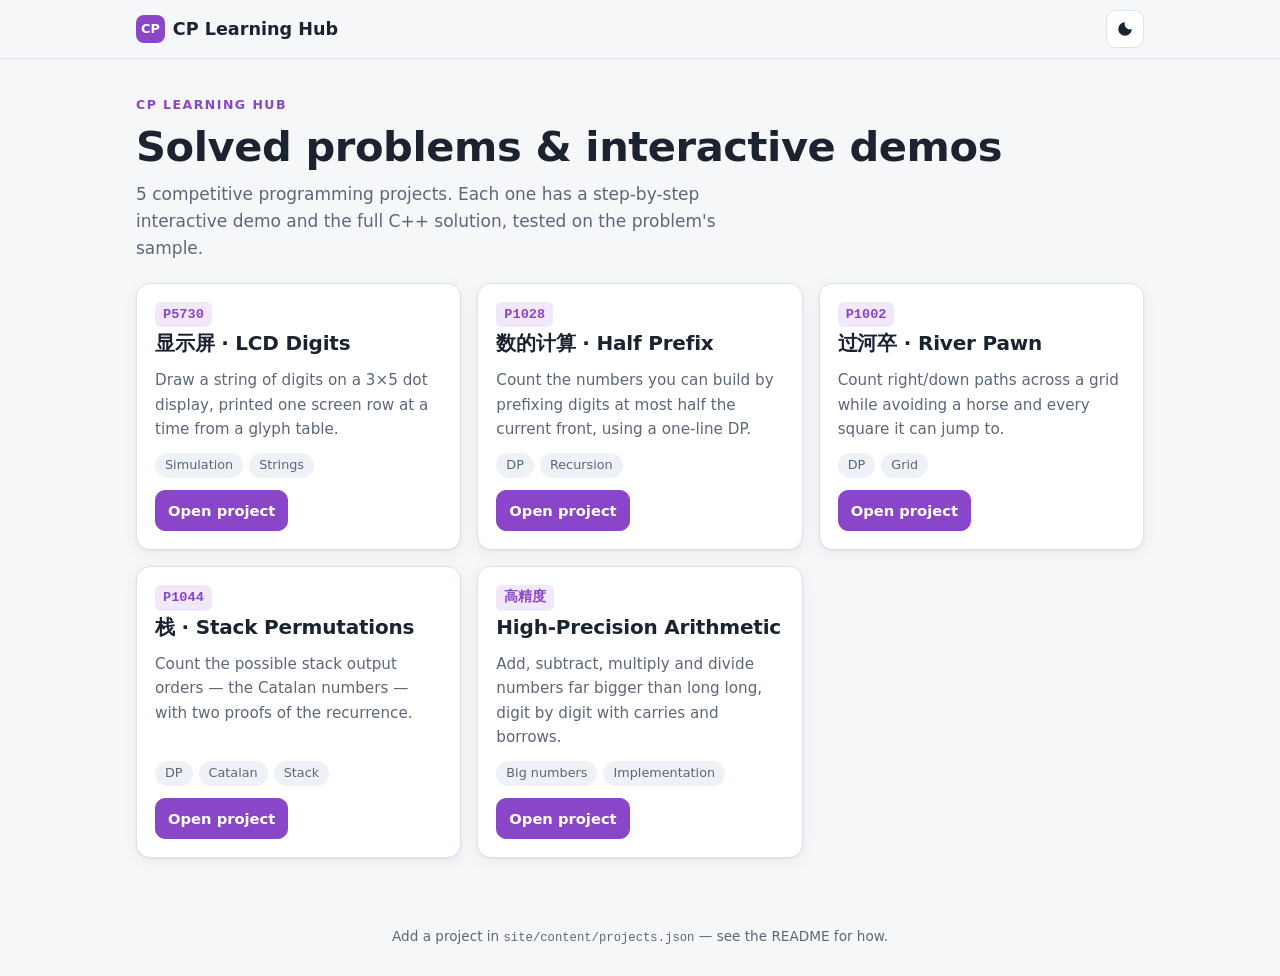
<file: site/index.html>
<!doctype html>
<html lang="en">
<head>
  <meta charset="utf-8">
  <meta name="viewport" content="width=device-width, initial-scale=1">
  <title>CP Learning Hub</title>
  <meta name="description" content="Solved competitive programming problems with full C++ code and interactive step-by-step demos.">
  <link rel="icon" href="data:image/svg+xml,%3Csvg xmlns='http://www.w3.org/2000/svg' viewBox='0 0 32 32'%3E%3Crect width='32' height='32' rx='7' fill='%238a46c9'/%3E%3Cpath d='M9 9h9a5 5 0 0 1 0 10h-5v5H9z' fill='white'/%3E%3C/svg%3E">
  <link rel="stylesheet" href="vendor/katex/katex.min.css">
  <link rel="stylesheet" href="assets/style.css">
  <script>
    // Apply saved theme before first paint to avoid a flash.
    try {
      var t = JSON.parse(localStorage.getItem('study:theme'));
      if (t === 'light' || t === 'dark') document.documentElement.dataset.theme = t;
    } catch (e) {}
  </script>
</head>
<body>
  <a class="skip" href="#app">Skip to content</a>
  <header class="site-header">
    <div class="header-inner">
      <a class="brand" href="#/"><span class="brand-mark" aria-hidden="true">CP</span>CP Learning Hub</a>
      <div class="header-actions">
        <button id="theme-toggle" class="icon-btn" type="button" title="Toggle dark mode" aria-label="Toggle dark mode">
          <svg viewBox="0 0 24 24" width="18" height="18" aria-hidden="true"><path fill="currentColor" d="M12 3a9 9 0 1 0 9 9 7 7 0 0 1-9-9z"/></svg>
        </button>
      </div>
    </div>
  </header>

  <main id="app" tabindex="-1"></main>

  <footer class="site-footer">
    Add a project in <code>site/content/projects.json</code> — see the README for how.
  </footer>

  <script src="vendor/marked.min.js" defer></script>
  <script src="vendor/katex/katex.min.js" defer></script>
  <script src="vendor/katex/auto-render.min.js" defer></script>
  <script src="vendor/highlight.min.js" defer></script>
  <script src="assets/app.js" defer></script>
</body>
</html>
</file>
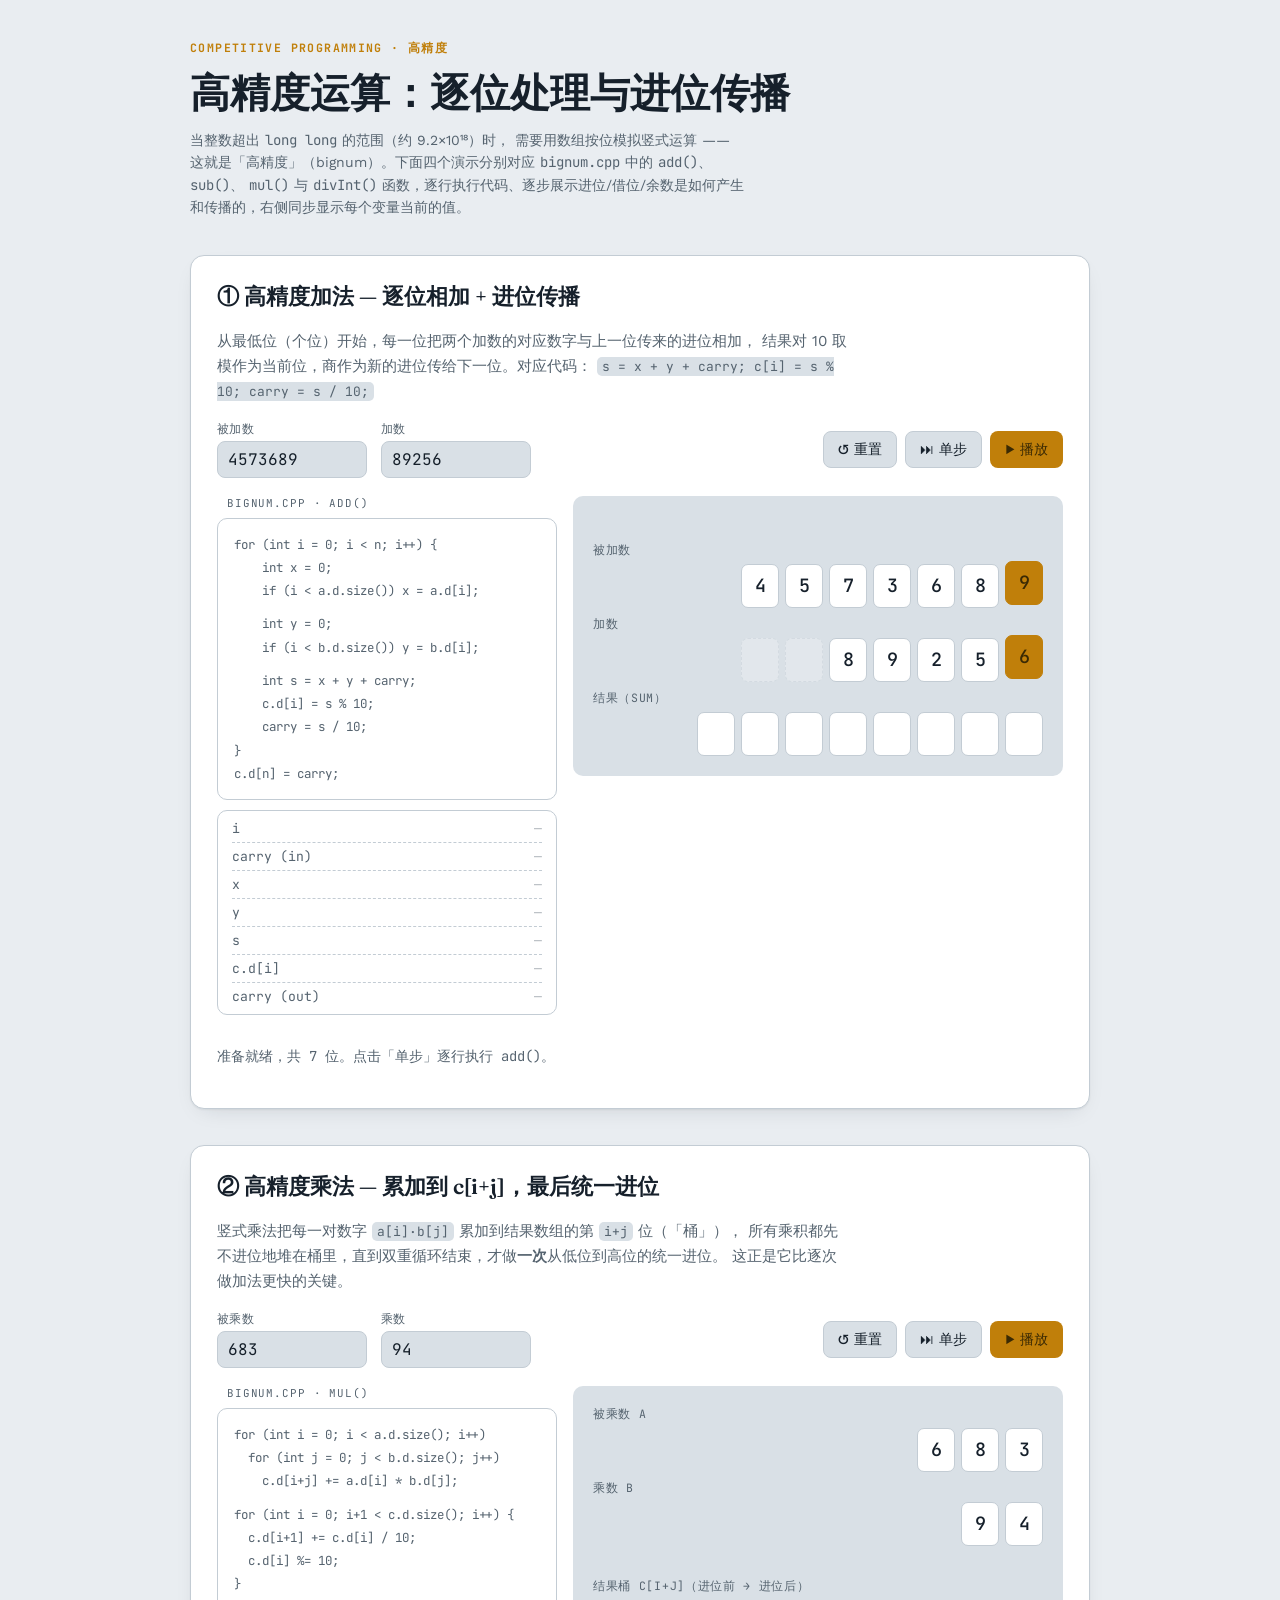
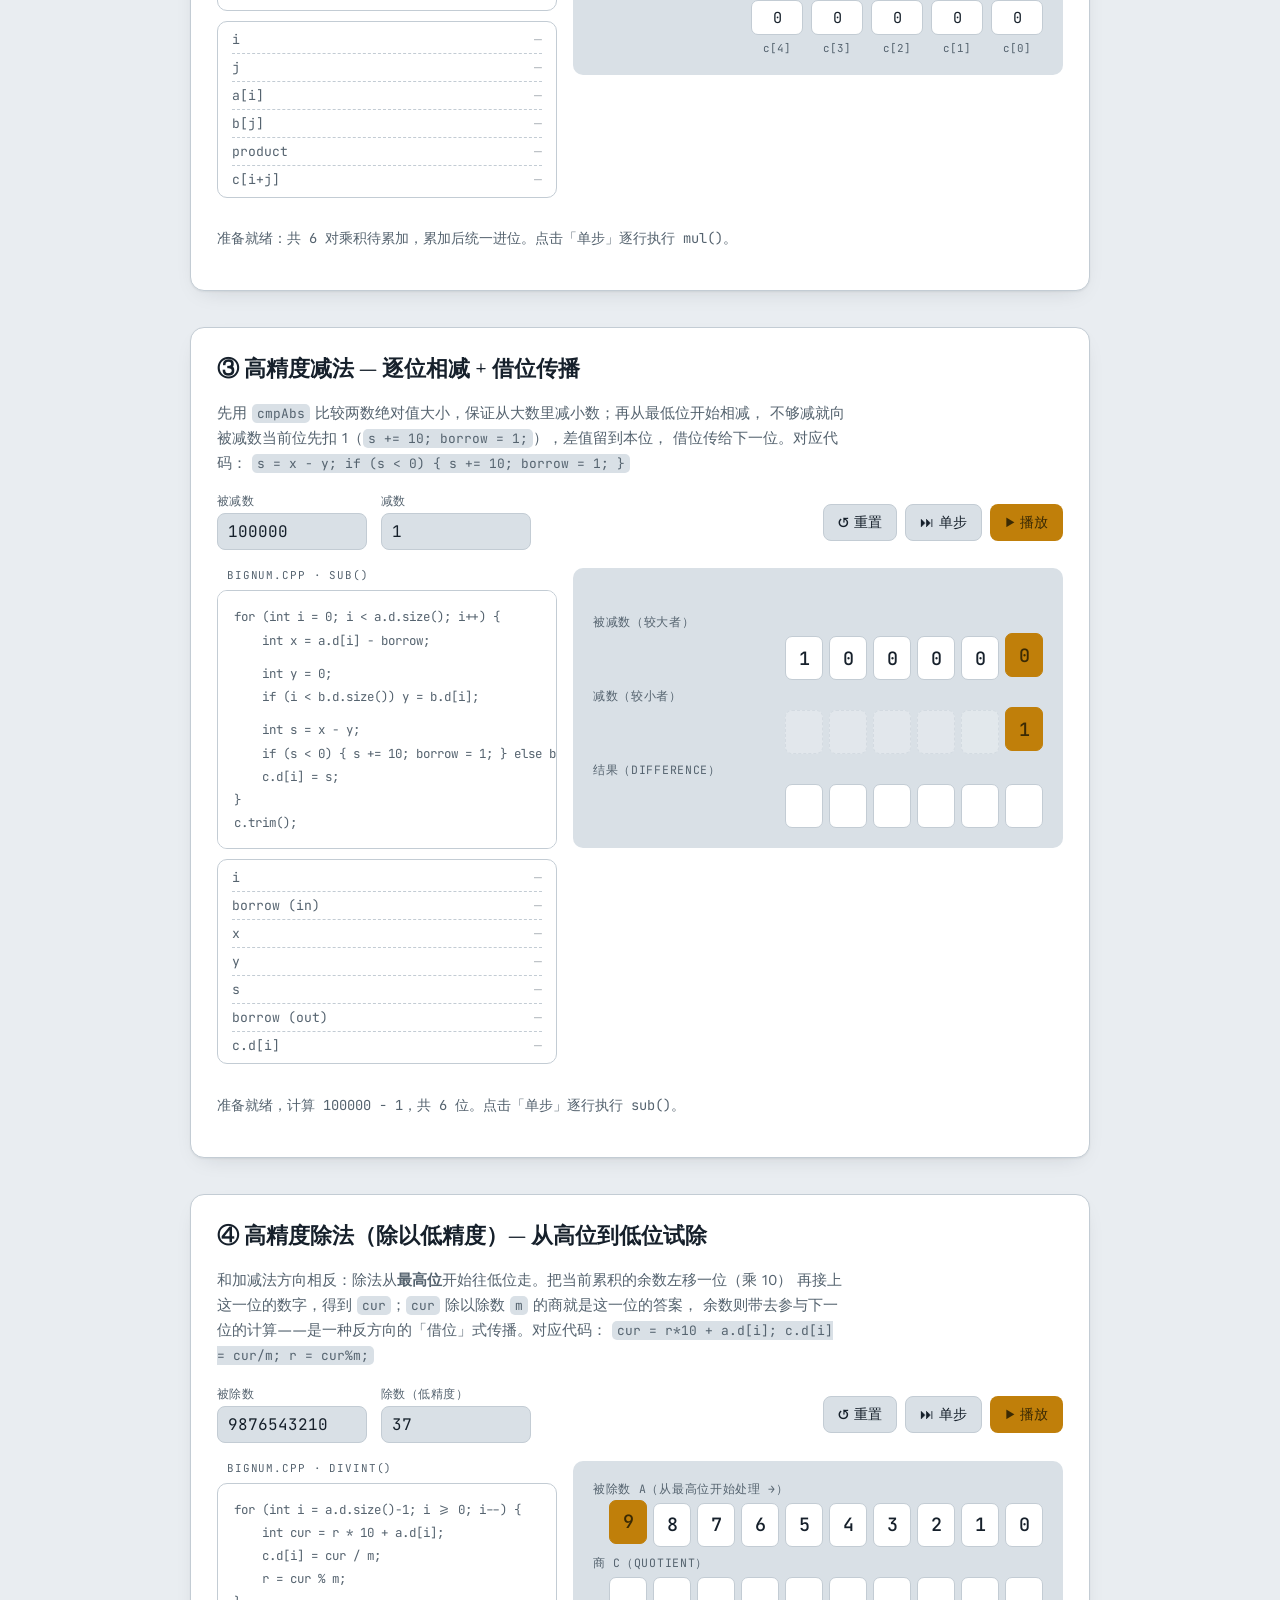
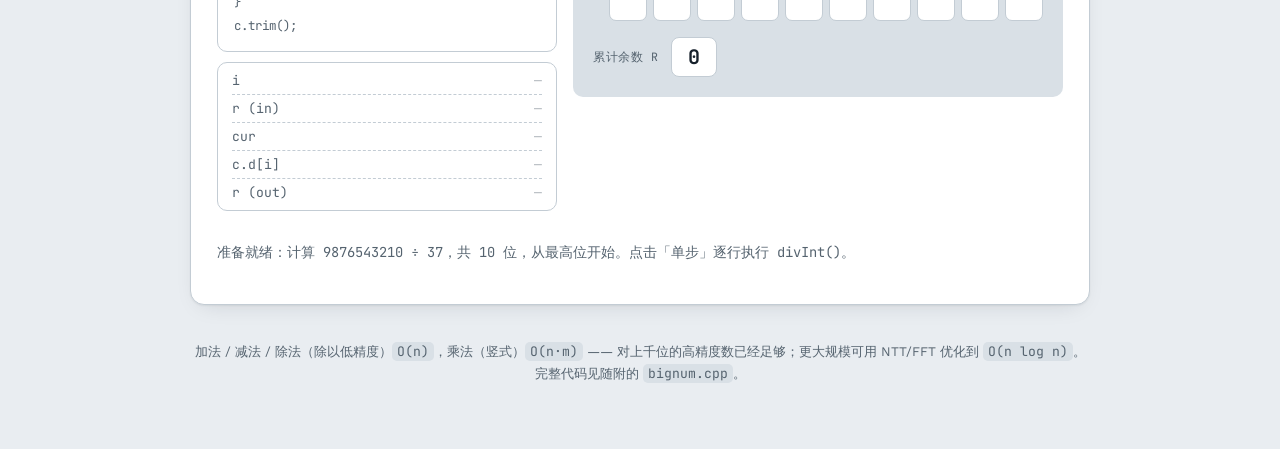
<file: site/demos/bignum.html>
<!doctype html><html><head><meta charset=utf8><meta name=viewport content="width=device-width,initial-scale=1"><style>:root{color-scheme:light}body{margin:0;padding:0;font:14px -apple-system,BlinkMacSystemFont,sans-serif;background:#faf9f5;color:#141413}img{max-width:100%}[hidden]:not([hidden=until-found i]){display:none!important}</style></head><body>
<title>高精度运算演示</title>
<link rel="preconnect" href="https://fonts.googleapis.com">
<link rel="stylesheet" href="https://fonts.googleapis.com/css2?family=Fraunces:opsz,wght@9..144,400;9..144,600&family=Work+Sans:wght@400;500;600&family=JetBrains+Mono:wght@400;500;700&display=swap">
<style>
:root{
  --bg:#e9edf1; --surface:#ffffff; --surface-2:#d9e0e6;
  --ink:#16202b; --ink-dim:#55636f; --border:#c3ccd4;
  --accent:#c07f0a; --accent-ink:#3a2a04;
  --mult:#5b5fd6; --mult-ink:#ffffff;
  --settle:#2f8f6f; --settle-ink:#ffffff;
  --shadow: 0 1px 2px rgba(20,30,40,.06), 0 8px 24px -12px rgba(20,30,40,.18);
}
@media (prefers-color-scheme: dark){
  :root:not([data-theme="light"]){
    --bg:#12161c; --surface:#1a2028; --surface-2:#242c37;
    --ink:#e7ecf2; --ink-dim:#93a1ae; --border:#333e4a;
    --accent:#e8ab2c; --accent-ink:#241a02;
    --mult:#8890f2; --mult-ink:#12142b;
    --settle:#49b891; --settle-ink:#052018;
    --shadow: 0 1px 2px rgba(0,0,0,.3), 0 12px 32px -14px rgba(0,0,0,.55);
  }
}
:root[data-theme="dark"]{
  --bg:#12161c; --surface:#1a2028; --surface-2:#242c37;
  --ink:#e7ecf2; --ink-dim:#93a1ae; --border:#333e4a;
  --accent:#e8ab2c; --accent-ink:#241a02;
  --mult:#8890f2; --mult-ink:#12142b;
  --settle:#49b891; --settle-ink:#052018;
  --shadow: 0 1px 2px rgba(0,0,0,.3), 0 12px 32px -14px rgba(0,0,0,.55);
}

*{box-sizing:border-box;}
body{
  background:var(--bg); color:var(--ink);
  font-family:"Work Sans",system-ui,sans-serif;
  padding:0 20px; padding-block:40px 64px;
}
.wrap{max-width:900px; margin:0 auto; display:flex; flex-direction:column; gap:36px;}

h1{
  font-family:"Fraunces",Georgia,serif; font-weight:600;
  font-size:clamp(1.8rem,4vw,2.5rem); margin:0 0 8px; text-wrap:balance;
}
.lede{color:var(--ink-dim); max-width:62ch; line-height:1.6; margin:0;}
header .eyebrow{
  font-family:"JetBrains Mono",monospace; font-size:.72rem; letter-spacing:.12em;
  text-transform:uppercase; color:var(--accent); margin:0 0 10px; font-weight:700;
}

.card{
  background:var(--surface); border:1px solid var(--border); border-radius:14px;
  box-shadow:var(--shadow); padding:26px 26px 28px; display:flex; flex-direction:column; gap:18px;
}
.card h2{
  font-family:"Fraunces",Georgia,serif; font-weight:600; font-size:1.35rem; margin:0; text-wrap:balance;
}
.card p.desc{color:var(--ink-dim); line-height:1.65; margin:0; max-width:70ch; font-size:.95rem;}
.card p.desc code{
  font-family:"JetBrains Mono",monospace; background:var(--surface-2); padding:1px 5px;
  border-radius:5px; font-size:.85em;
}

.controls{display:flex; flex-wrap:wrap; gap:10px 14px; align-items:center;}
.field{display:flex; flex-direction:column; gap:4px;}
.field label{font-size:.72rem; color:var(--ink-dim); letter-spacing:.04em;}
.field input{
  font-family:"JetBrains Mono",monospace; font-size:1rem; padding:7px 10px; width:150px;
  border-radius:8px; border:1px solid var(--border); background:var(--surface-2); color:var(--ink);
}
.field input:focus{outline:2px solid var(--accent); outline-offset:1px;}
.btnrow{display:flex; gap:8px; margin-left:auto;}
button{
  font-family:"Work Sans",sans-serif; font-weight:500; font-size:.88rem;
  border:1px solid var(--border); background:var(--surface-2); color:var(--ink);
  padding:8px 14px; border-radius:8px; cursor:pointer;
}
button:hover{filter:brightness(1.06);}
button:focus-visible{outline:2px solid var(--accent); outline-offset:2px;}
button.primary{background:var(--accent); color:var(--accent-ink); border-color:transparent;}
button:disabled{opacity:.45; cursor:not-allowed;}

.stagegrid{display:grid; grid-template-columns:minmax(220px,340px) 1fr; gap:16px; align-items:start;}
@media (max-width:720px){ .stagegrid{grid-template-columns:1fr;} }

.codepanel{
  background:var(--surface); border:1px solid var(--border); border-radius:10px;
  padding:14px 6px; font-family:"JetBrains Mono",monospace; font-size:.78rem; line-height:1.7;
  overflow-x:auto;
}
.codeline{
  padding:1px 10px; white-space:pre; border-radius:4px; color:var(--ink-dim);
  transition:background .18s, color .18s;
}
.codeline .op{color:var(--ink);}
.codeline.acc{background:var(--mult); color:var(--mult-ink);}
.codeline.acc .op{color:var(--mult-ink);}
.codeline.carry{background:var(--accent); color:var(--accent-ink);}
.codeline.carry .op{color:var(--accent-ink);}
.codehead{
  font-size:.68rem; color:var(--ink-dim); letter-spacing:.08em; text-transform:uppercase;
  margin:0 0 8px 10px; font-family:"JetBrains Mono",monospace;
}
.codegap{height:10px;}

.varpanel{
  margin-top:10px; background:var(--surface); border:1px solid var(--border); border-radius:10px;
  padding:4px 14px;
}
.varrow{
  display:flex; justify-content:space-between; gap:10px; padding:5px 0;
  border-bottom:1px dashed var(--border); font-family:"JetBrains Mono",monospace; font-size:.82rem;
}
.varrow:last-child{border-bottom:none;}
.varname{color:var(--ink-dim);}
.varval{font-weight:600; font-variant-numeric:tabular-nums; color:var(--ink);}
.varval.empty{color:var(--ink-dim); font-weight:400; opacity:.45;}

.stage{
  background:var(--surface-2); border-radius:10px; padding:20px;
  overflow-x:auto;
}
.rowlabel{
  font-size:.72rem; color:var(--ink-dim); letter-spacing:.06em; text-transform:uppercase;
  margin-bottom:6px; font-family:"JetBrains Mono",monospace;
}
.digits{display:flex; gap:6px; justify-content:flex-end; min-width:max-content;}
.cell{
  width:38px; height:44px; display:flex; align-items:center; justify-content:center;
  font-family:"JetBrains Mono",monospace; font-variant-numeric:tabular-nums; font-weight:500;
  font-size:1.15rem; border-radius:7px; background:var(--surface); border:1px solid var(--border);
  transition:background .25s, color .25s, transform .25s, border-color .25s;
}
.cell.ghost{opacity:.25; border-style:dashed;}
.cell.active{background:var(--accent); color:var(--accent-ink); border-color:var(--accent); transform:translateY(-3px);}
.cell.settled{background:var(--settle); color:var(--settle-ink); border-color:var(--settle);}
.cell.mult{background:var(--mult); color:var(--mult-ink); border-color:var(--mult);}

.carrytrack{height:26px; display:flex; align-items:center; justify-content:flex-end; gap:6px; min-width:max-content;}
.carrychip{
  width:38px; text-align:center; font-family:"JetBrains Mono",monospace; font-size:.78rem;
  color:var(--accent); font-weight:700; opacity:0; transform:translateY(4px);
  transition:opacity .25s, transform .25s;
}
.carrychip.show{opacity:1; transform:translateY(0);}

.status{
  font-family:"JetBrains Mono",monospace; font-size:.86rem; color:var(--ink-dim);
  min-height:1.4em;
}
.status b{color:var(--ink); font-weight:600;}

.buckets{display:flex; gap:8px; justify-content:flex-end; min-width:max-content; align-items:flex-end;}
.bucket{display:flex; flex-direction:column; align-items:center; gap:6px; width:52px;}
.bucket .val{
  font-family:"JetBrains Mono",monospace; font-variant-numeric:tabular-nums; font-size:.95rem;
  width:100%; text-align:center; padding:6px 0; border-radius:7px;
  background:var(--surface); border:1px solid var(--border); transition:all .25s; min-height:1.3em;
}
.bucket .val.hot{background:var(--mult); color:var(--mult-ink); border-color:var(--mult);}
.bucket .val.settled{background:var(--settle); color:var(--settle-ink); border-color:var(--settle);}
.bucket .idx{font-size:.68rem; color:var(--ink-dim); font-family:"JetBrains Mono",monospace;}

.pairline{
  font-family:"JetBrains Mono",monospace; font-size:.86rem; color:var(--ink-dim);
  display:flex; gap:10px; flex-wrap:wrap;
}
.pairline b{color:var(--mult);}

.remreadout{margin-top:16px; display:flex; align-items:center; gap:12px;}
.remreadout .lbl{
  font-size:.72rem; color:var(--ink-dim); letter-spacing:.06em; text-transform:uppercase;
  font-family:"JetBrains Mono",monospace;
}
.remreadout .val{
  font-family:"JetBrains Mono",monospace; font-variant-numeric:tabular-nums; font-weight:700;
  font-size:1.25rem; padding:6px 16px; border-radius:8px; background:var(--surface);
  border:1px solid var(--border); color:var(--ink); transition:background .2s, color .2s, border-color .2s;
}
.remreadout .val.settled{background:var(--settle); color:var(--settle-ink); border-color:var(--settle);}

footer{color:var(--ink-dim); font-size:.82rem; text-align:center; line-height:1.7;}
footer code{font-family:"JetBrains Mono",monospace; background:var(--surface-2); padding:1px 5px; border-radius:5px;}

@media (max-width:480px){
  .cell{width:30px; height:38px; font-size:1rem;}
  .field input{width:120px;}
}
</style>

<div class="wrap">
  <header>
    <p class="eyebrow">Competitive Programming · 高精度</p>
    <h1>高精度运算：逐位处理与进位传播</h1>
    <p class="lede">
      当整数超出 <code style="font-family:'JetBrains Mono',monospace">long long</code> 的范围（约 9.2×10¹⁸）时，
      需要用数组按位模拟竖式运算 —— 这就是「高精度」（bignum）。下面四个演示分别对应
      <code style="font-family:'JetBrains Mono',monospace">bignum.cpp</code> 中的 <code style="font-family:'JetBrains Mono',monospace">add()</code>、
      <code style="font-family:'JetBrains Mono',monospace">sub()</code>、
      <code style="font-family:'JetBrains Mono',monospace">mul()</code> 与 <code style="font-family:'JetBrains Mono',monospace">divInt()</code>
      函数，逐行执行代码、逐步展示进位/借位/余数是如何产生和传播的，右侧同步显示每个变量当前的值。
    </p>
  </header>

  <section class="card" id="addCard">
    <h2>① 高精度加法 — 逐位相加 + 进位传播</h2>
    <p class="desc">
      从最低位（个位）开始，每一位把两个加数的对应数字与上一位传来的进位相加，
      结果对 10 取模作为当前位，商作为新的进位传给下一位。对应代码：
      <code>s = x + y + carry; c[i] = s % 10; carry = s / 10;</code>
    </p>
    <div class="controls">
      <div class="field"><label for="a1">被加数</label><input id="a1" value="4573689" maxlength="9" inputmode="numeric"></div>
      <div class="field"><label for="b1">加数</label><input id="b1" value="89256" maxlength="9" inputmode="numeric"></div>
      <div class="btnrow">
        <button id="add-reset">↺ 重置</button>
        <button id="add-step">⏭ 单步</button>
        <button id="add-play" class="primary">▶ 播放</button>
      </div>
    </div>
    <div class="stagegrid">
      <div>
        <p class="codehead">bignum.cpp · add()</p>
        <div class="codepanel" id="add-code"></div>
        <div class="varpanel" id="add-vars"></div>
      </div>
      <div class="stage">
        <div class="carrytrack" id="add-carrytrack"></div>
        <div class="rowlabel">被加数</div>
        <div class="digits" id="add-rowA"></div>
        <div class="rowlabel" style="margin-top:8px">加数</div>
        <div class="digits" id="add-rowB"></div>
        <div class="rowlabel" style="margin-top:8px">结果（sum）</div>
        <div class="digits" id="add-rowC"></div>
      </div>
    </div>
    <p class="status" id="add-status">点击「单步」或「播放」开始逐位相加。</p>
  </section>

  <section class="card" id="mulCard">
    <h2>② 高精度乘法 — 累加到 c[i+j]，最后统一进位</h2>
    <p class="desc">
      竖式乘法把每一对数字 <code>a[i]·b[j]</code> 累加到结果数组的第 <code>i+j</code> 位（「桶」），
      所有乘积都先不进位地堆在桶里，直到双重循环结束，才做<b>一次</b>从低位到高位的统一进位。
      这正是它比逐次做加法更快的关键。
    </p>
    <div class="controls">
      <div class="field"><label for="a2">被乘数</label><input id="a2" value="683" maxlength="4" inputmode="numeric"></div>
      <div class="field"><label for="b2">乘数</label><input id="b2" value="94" maxlength="3" inputmode="numeric"></div>
      <div class="btnrow">
        <button id="mul-reset">↺ 重置</button>
        <button id="mul-step">⏭ 单步</button>
        <button id="mul-play" class="primary">▶ 播放</button>
      </div>
    </div>
    <div class="stagegrid">
      <div>
        <p class="codehead">bignum.cpp · mul()</p>
        <div class="codepanel" id="mul-code"></div>
        <div class="varpanel" id="mul-vars"></div>
      </div>
      <div class="stage">
        <div class="rowlabel">被乘数 a</div>
        <div class="digits" id="mul-rowA"></div>
        <div class="rowlabel" style="margin-top:8px">乘数 b</div>
        <div class="digits" id="mul-rowB"></div>
        <div class="pairline" id="mul-pairline">&nbsp;</div>
        <div class="rowlabel" style="margin-top:14px">结果桶 c[i+j]（进位前 → 进位后）</div>
        <div class="buckets" id="mul-buckets"></div>
      </div>
    </div>
    <p class="status" id="mul-status">点击「单步」逐对累加 a[i]·b[j]，累加完成后再统一进位。</p>
  </section>

  <section class="card" id="subCard">
    <h2>③ 高精度减法 — 逐位相减 + 借位传播</h2>
    <p class="desc">
      先用 <code>cmpAbs</code> 比较两数绝对值大小，保证从大数里减小数；再从最低位开始相减，
      不够减就向被减数当前位先扣 1（<code>s += 10; borrow = 1;</code>），差值留到本位，
      借位传给下一位。对应代码：
      <code>s = x - y; if (s &lt; 0) { s += 10; borrow = 1; }</code>
    </p>
    <div class="controls">
      <div class="field"><label for="a3">被减数</label><input id="a3" value="100000" maxlength="9" inputmode="numeric"></div>
      <div class="field"><label for="b3">减数</label><input id="b3" value="1" maxlength="9" inputmode="numeric"></div>
      <div class="btnrow">
        <button id="sub-reset">↺ 重置</button>
        <button id="sub-step">⏭ 单步</button>
        <button id="sub-play" class="primary">▶ 播放</button>
      </div>
    </div>
    <div class="stagegrid">
      <div>
        <p class="codehead">bignum.cpp · sub()</p>
        <div class="codepanel" id="sub-code"></div>
        <div class="varpanel" id="sub-vars"></div>
      </div>
      <div class="stage">
        <div class="carrytrack" id="sub-borrowtrack"></div>
        <div class="rowlabel">被减数（较大者）</div>
        <div class="digits" id="sub-rowA"></div>
        <div class="rowlabel" style="margin-top:8px">减数（较小者）</div>
        <div class="digits" id="sub-rowB"></div>
        <div class="rowlabel" style="margin-top:8px">结果（difference）</div>
        <div class="digits" id="sub-rowC"></div>
      </div>
    </div>
    <p class="status" id="sub-status">点击「单步」或「播放」开始逐位相减。</p>
  </section>

  <section class="card" id="divCard">
    <h2>④ 高精度除法（除以低精度）— 从高位到低位试除</h2>
    <p class="desc">
      和加减法方向相反：除法从<b>最高位</b>开始往低位走。把当前累积的余数左移一位（乘 10）
      再接上这一位的数字，得到 <code>cur</code>；<code>cur</code> 除以除数 <code>m</code> 的商就是这一位的答案，
      余数则带去参与下一位的计算——是一种反方向的「借位」式传播。对应代码：
      <code>cur = r*10 + a.d[i]; c.d[i] = cur/m; r = cur%m;</code>
    </p>
    <div class="controls">
      <div class="field"><label for="a4">被除数</label><input id="a4" value="9876543210" maxlength="10" inputmode="numeric"></div>
      <div class="field"><label for="m4">除数（低精度）</label><input id="m4" value="37" maxlength="6" inputmode="numeric"></div>
      <div class="btnrow">
        <button id="div-reset">↺ 重置</button>
        <button id="div-step">⏭ 单步</button>
        <button id="div-play" class="primary">▶ 播放</button>
      </div>
    </div>
    <div class="stagegrid">
      <div>
        <p class="codehead">bignum.cpp · divInt()</p>
        <div class="codepanel" id="div-code"></div>
        <div class="varpanel" id="div-vars"></div>
      </div>
      <div class="stage">
        <div class="rowlabel">被除数 a（从最高位开始处理 →）</div>
        <div class="digits" id="div-rowA"></div>
        <div class="rowlabel" style="margin-top:8px">商 c（quotient）</div>
        <div class="digits" id="div-rowC"></div>
        <div class="remreadout" id="div-rem"></div>
      </div>
    </div>
    <p class="status" id="div-status">点击「单步」或「播放」开始逐位试除。</p>
  </section>

  <footer>
    加法 / 减法 / 除法（除以低精度）<code>O(n)</code>，乘法（竖式）<code>O(n·m)</code> ——
    对上千位的高精度数已经足够；更大规模可用 NTT/FFT 优化到 <code>O(n log n)</code>。
    完整代码见随附的 <code>bignum.cpp</code>。
  </footer>
</div>

<script>
function digitsOf(str){ return str.split('').reverse().map(Number); }
function makeCell(text, cls){
  const d = document.createElement('div');
  d.className = 'cell' + (cls ? ' '+cls : '');
  d.textContent = text;
  return d;
}
function clamp(v,lo,hi){return Math.max(lo,Math.min(hi,v));}

/* ---------------- Code panels: real source lines, highlighted per step ---------------- */
function renderCode(containerId, lines){
  const el = document.getElementById(containerId);
  el.innerHTML = '';
  lines.forEach((l,idx)=>{
    const div = document.createElement('div');
    div.id = containerId+'-l'+idx;
    if (l === ''){ div.className = 'codegap'; }
    else { div.className = 'codeline'; div.textContent = l; }
    el.appendChild(div);
  });
}
function setCodeHighlight(containerId, activeIdxs, cls){
  const el = document.getElementById(containerId);
  Array.from(el.children).forEach((c,idx)=>{
    c.classList.remove('acc','carry');
    if (activeIdxs && activeIdxs.includes(idx)) c.classList.add(cls);
  });
}
/* rows: [name, value] — value undefined/null renders as a dimmed placeholder (not yet computed) */
function renderVars(containerId, rows){
  const el = document.getElementById(containerId);
  el.innerHTML = '';
  rows.forEach(([name,val])=>{
    const row = document.createElement('div');
    row.className = 'varrow';
    const known = val !== undefined && val !== null;
    row.innerHTML = `<span class="varname">${name}</span><span class="varval${known?'':' empty'}">${known?val:'—'}</span>`;
    el.appendChild(row);
  });
}

const ADD_CODE = [
  'for (int i = 0; i < n; i++) {',
  '    int x = 0;',
  '    if (i < a.d.size()) x = a.d[i];',
  '',
  '    int y = 0;',
  '    if (i < b.d.size()) y = b.d[i];',
  '',
  '    int s = x + y + carry;',
  '    c.d[i] = s % 10;',
  '    carry = s / 10;',
  '}',
  'c.d[n] = carry;',
];
/* one micro-step per meaningful line — the two blank spacer lines (3, 6) and the
   closing brace (10) are never steps, matching the "no ternary" version's real flow */
const ADD_STEP_LINES = [0, 1, 2, 4, 5, 7, 8, 9];
const ADD_FINAL_LINE = [11];

const MUL_CODE = [
  'for (int i = 0; i < a.d.size(); i++)',
  '  for (int j = 0; j < b.d.size(); j++)',
  '    c.d[i+j] += a.d[i] * b.d[j];',
  '',
  'for (int i = 0; i+1 < c.d.size(); i++) {',
  '  c.d[i+1] += c.d[i] / 10;',
  '  c.d[i] %= 10;',
  '}',
];
/* ---------------- Addition demo ---------------- */
const addEls = {
  a: document.getElementById('a1'), b: document.getElementById('b1'),
  rowA: document.getElementById('add-rowA'), rowB: document.getElementById('add-rowB'),
  rowC: document.getElementById('add-rowC'), track: document.getElementById('add-carrytrack'),
  status: document.getElementById('add-status'),
  step: document.getElementById('add-step'), play: document.getElementById('add-play'),
  reset: document.getElementById('add-reset'),
};
let addState = null, addTimer = null;

function buildAdd(){
  const sa = (addEls.a.value.replace(/\D/g,'') || '0');
  const sb = (addEls.b.value.replace(/\D/g,'') || '0');
  const A = digitsOf(sa), B = digitsOf(sb);
  const n = Math.max(A.length, B.length);
  const result = new Array(n+1).fill(null);
  addState = { A, B, n, result, i:0, sub:0, carry:0, scratch:{}, done:false };
  renderCode('add-code', ADD_CODE);
  renderAdd();
  renderVars('add-vars', [['i',undefined],['carry (in)',undefined],['x',undefined],['y',undefined],['s',undefined],['c.d[i]',undefined],['carry (out)',undefined]]);
  addEls.status.innerHTML = '准备就绪，共 ' + n + ' 位。点击「单步」逐行执行 add()。';
}

function renderAdd(){
  const {A,B,n,result,i} = addState;
  addEls.rowA.innerHTML=''; addEls.rowB.innerHTML=''; addEls.rowC.innerHTML=''; addEls.track.innerHTML='';
  for (let k=n; k>=0; k--){
    const chip = document.createElement('div');
    chip.className = 'carrychip';
    addEls.track.appendChild(chip);
  }
  for (let k=n-1; k>=0; k--){
    const av = k<A.length ? A[k] : null;
    const cellA = av===null ? makeCell('','ghost') : makeCell(av, k===i && !addState.done ? 'active':'');
    addEls.rowA.appendChild(cellA);
    const bv = k<B.length ? B[k] : null;
    const cellB = bv===null ? makeCell('','ghost') : makeCell(bv, k===i && !addState.done ? 'active':'');
    addEls.rowB.appendChild(cellB);
  }
  for (let k=n; k>=0; k--){
    const rv = result[k];
    let cls = '';
    if (rv !== null) cls = 'settled';
    addEls.rowC.appendChild(makeCell(rv===null?'':rv, cls));
  }
}

function stepAdd(){
  if (!addState || addState.done) return;
  const st = addState;

  if (st.i >= st.n){
    st.result[st.n] = st.carry;
    st.done = true;
    setCodeHighlight('add-code', ADD_FINAL_LINE, 'carry');
    renderVars('add-vars', [['n', st.n], ['carry', st.carry], ['c.d[n]', st.carry]]);
    addEls.status.innerHTML = `循环结束，最高位补上剩余进位。完成！结果为 <b>${resultToString(st.result)}</b>`;
    renderAdd();
    stopAddPlay();
    return;
  }

  const i = st.i, sub = st.sub;
  if (sub === 0) st.scratch = { carryIn: st.carry };
  const sc = st.scratch;
  setCodeHighlight('add-code', [ADD_STEP_LINES[sub]], 'carry');

  if (sub === 0){
    addEls.status.innerHTML = `进入第 <b>${i+1}</b> 位（i=${i}），携带上一位的 carry = ${sc.carryIn}`;
  } else if (sub === 1){
    sc.x = 0;
    addEls.status.innerHTML = `x 先设为默认值 <b>0</b>（假设 a 在这一位已经没有数字）`;
  } else if (sub === 2){
    const inRange = i < st.A.length;
    if (inRange) sc.x = st.A[i];
    addEls.status.innerHTML = inRange
      ? `i=${i} 在 a.d 范围内，所以 x = a.d[${i}] = <b>${sc.x}</b>`
      : `i=${i} 超出了 a.d 的范围（a 这一位没有数字了），x 保持默认值 <b>0</b>`;
  } else if (sub === 3){
    sc.y = 0;
    addEls.status.innerHTML = `y 先设为默认值 <b>0</b>（假设 b 在这一位已经没有数字）`;
  } else if (sub === 4){
    const inRange = i < st.B.length;
    if (inRange) sc.y = st.B[i];
    addEls.status.innerHTML = inRange
      ? `i=${i} 在 b.d 范围内，所以 y = b.d[${i}] = <b>${sc.y}</b>`
      : `i=${i} 超出了 b.d 的范围（b 这一位没有数字了），y 保持默认值 <b>0</b>`;
  } else if (sub === 5){
    sc.s = sc.x + sc.y + sc.carryIn;
    addEls.status.innerHTML = `s = x + y + carry = ${sc.x} + ${sc.y} + ${sc.carryIn} = <b>${sc.s}</b>`;
  } else if (sub === 6){
    sc.digit = sc.s % 10;
    st.result[i] = sc.digit;
    addEls.status.innerHTML = `写入 c.d[${i}] = s % 10 = <b>${sc.digit}</b>`;
  } else if (sub === 7){
    sc.carryOut = Math.floor(sc.s / 10);
    addEls.status.innerHTML = `carry = s / 10 = <b>${sc.carryOut}</b>` + (sc.carryOut>0 ? '，向左传递一位进位' : '，无需进位');
    const chipIdx = st.n - (i+1);
    const chips = addEls.track.children;
    if (sc.carryOut>0 && chips[chipIdx]){
      chips[chipIdx].textContent = '+' + sc.carryOut;
      chips[chipIdx].classList.add('show');
    }
  }

  renderVars('add-vars', [
    ['i', i], ['carry (in)', sc.carryIn], ['x', sc.x], ['y', sc.y],
    ['s', sc.s], ['c.d[i]', sc.digit], ['carry (out)', sc.carryOut],
  ]);
  renderAdd();

  if (sub === 7){ st.carry = sc.carryOut; st.sub = 0; st.i++; }
  else st.sub++;
}

function resultToString(result){
  const arr = result.slice().reverse().map(v=>v===null?0:v);
  while (arr.length>1 && arr[0]===0) arr.shift();
  return arr.join('');
}

function stopAddPlay(){ if(addTimer){clearInterval(addTimer); addTimer=null;} addEls.play.textContent='▶ 播放'; }
addEls.step.addEventListener('click', ()=>{ stopAddPlay(); stepAdd(); });
addEls.reset.addEventListener('click', ()=>{ stopAddPlay(); buildAdd(); });
addEls.play.addEventListener('click', ()=>{
  if (addTimer){ stopAddPlay(); return; }
  if (addState.done) buildAdd();
  addEls.play.textContent='⏸ 暂停';
  addTimer = setInterval(()=>{ stepAdd(); if(addState.done) stopAddPlay(); }, 950);
});
[addEls.a, addEls.b].forEach(inp=>inp.addEventListener('change', ()=>{ stopAddPlay(); buildAdd(); }));
buildAdd();

/* ---------------- Multiplication demo ---------------- */
const mulEls = {
  a: document.getElementById('a2'), b: document.getElementById('b2'),
  rowA: document.getElementById('mul-rowA'), rowB: document.getElementById('mul-rowB'),
  buckets: document.getElementById('mul-buckets'), pairline: document.getElementById('mul-pairline'),
  status: document.getElementById('mul-status'),
  step: document.getElementById('mul-step'), play: document.getElementById('mul-play'),
  reset: document.getElementById('mul-reset'),
};
let mulState = null, mulTimer = null;

function buildMul(){
  const sa = (mulEls.a.value.replace(/\D/g,'') || '0');
  const sb = (mulEls.b.value.replace(/\D/g,'') || '0');
  const A = digitsOf(sa), B = digitsOf(sb);
  const bucketCount = A.length + B.length;
  const buckets = new Array(bucketCount).fill(0);
  const pairs = [];
  for (let i=0;i<A.length;i++) for (let j=0;j<B.length;j++) pairs.push([i,j]);
  mulState = { A, B, buckets, pairs, p:0, sub:0, scratch:{}, phase:'acc', carryK:0, carryDone:false };
  renderCode('mul-code', MUL_CODE);
  renderMul();
  renderVars('mul-vars', [['i',undefined],['j',undefined],['a[i]',undefined],['b[j]',undefined],['product',undefined],['c[i+j]',undefined]]);
  mulEls.status.innerHTML = `准备就绪：共 ${pairs.length} 对乘积待累加，累加后统一进位。点击「单步」逐行执行 mul()。`;
  mulEls.pairline.innerHTML = '&nbsp;';
}

function renderMul(hot){
  const {A,B,buckets} = mulState;
  mulEls.rowA.innerHTML=''; mulEls.rowB.innerHTML='';
  for (let k=A.length-1;k>=0;k--) mulEls.rowA.appendChild(makeCell(A[k], hot && hot.i===k ? 'active':''));
  for (let k=B.length-1;k>=0;k--) mulEls.rowB.appendChild(makeCell(B[k], hot && hot.j===k ? 'active':''));

  mulEls.buckets.innerHTML='';
  for (let k=buckets.length-1;k>=0;k--){
    const col = document.createElement('div');
    col.className='bucket';
    const val = document.createElement('div');
    val.className='val' + (hot && hot.k===k ? ' hot' : (mulState.carryDone ? ' settled':''));
    val.textContent = buckets[k];
    const idx = document.createElement('div');
    idx.className='idx';
    idx.textContent = 'c['+k+']';
    col.appendChild(val); col.appendChild(idx);
    mulEls.buckets.appendChild(col);
  }
}

function stepMul(){
  if (!mulState) return;
  const st = mulState;

  if (st.phase === 'acc'){
    if (st.p >= st.pairs.length){
      st.phase = 'carry'; st.carryK = 0; st.sub = 0;
      mulEls.pairline.innerHTML = '所有乘积已累加完毕，桶中数值可能 ≥10，接下来统一进位。';
      renderVars('mul-vars', [['pairs done', st.pairs.length]]);
      renderMul();
      return;
    }
    const [i,j] = st.pairs[st.p];
    const sub = st.sub;
    if (sub === 0) st.scratch = {};
    const sc = st.scratch;

    if (sub === 0){
      setCodeHighlight('mul-code', [0], 'acc');
      mulEls.status.innerHTML = `外层循环：i = <b>${i}</b>`;
      renderVars('mul-vars', [['i',i],['j',undefined],['a[i]',undefined],['b[j]',undefined],['product',undefined],['c[i+j]',undefined]]);
      renderMul({i});
    } else if (sub === 1){
      setCodeHighlight('mul-code', [1], 'acc');
      mulEls.status.innerHTML = `内层循环：j = <b>${j}</b>`;
      renderVars('mul-vars', [['i',i],['j',j],['a[i]',st.A[i]],['b[j]',st.B[j]],['product',undefined],['c[i+j]',undefined]]);
      renderMul({i,j});
    } else {
      sc.prod = st.A[i]*st.B[j];
      st.buckets[i+j] += sc.prod;
      setCodeHighlight('mul-code', [2], 'acc');
      mulEls.pairline.innerHTML = `a[<b>${i}</b>]=${st.A[i]} × b[<b>${j}</b>]=${st.B[j]} = <b>${sc.prod}</b> → 累加进 c[${i+j}]`;
      mulEls.status.innerHTML = `c[${i+j}] += a[i]·b[j] = ${sc.prod}，当前 c[${i+j}] = <b>${st.buckets[i+j]}</b>`;
      renderVars('mul-vars', [['i',i],['j',j],['a[i]',st.A[i]],['b[j]',st.B[j]],['product',sc.prod],['c[i+j]',st.buckets[i+j]]]);
      renderMul({i,j,k:i+j});
    }

    if (sub === 2){ st.sub = 0; st.p++; } else st.sub++;
    return;
  }

  // phase === 'carry'
  const {buckets} = st;
  if (st.carryK >= buckets.length-1){
    st.carryDone = true;
    mulEls.pairline.innerHTML = '&nbsp;';
    mulEls.status.innerHTML = `完成！结果为 <b>${bucketsToString(buckets)}</b>`;
    renderMul();
    stopMulPlay();
    return;
  }
  const k = st.carryK, sub = st.sub;
  if (sub === 0) st.scratch = { before: buckets[k] };
  const sc = st.scratch;

  if (sub === 0){
    setCodeHighlight('mul-code', [4], 'carry');
    mulEls.status.innerHTML = `进位循环：k = <b>${k}</b>，当前 c[${k}] = ${sc.before}（未进位，可能 ≥10）`;
    renderVars('mul-vars', [['k',k],['c[k] (raw)',sc.before],['carry',undefined],['c[k+1]',undefined],['c[k] (final)',undefined]]);
    renderMul({k});
  } else if (sub === 1){
    sc.carry = Math.floor(buckets[k]/10);
    buckets[k+1] += sc.carry;
    setCodeHighlight('mul-code', [5], 'carry');
    mulEls.status.innerHTML = `c[${k+1}] += c[${k}] / 10 = <b>${sc.carry}</b>，c[${k+1}] 现为 <b>${buckets[k+1]}</b>`;
    renderVars('mul-vars', [['k',k],['c[k] (raw)',sc.before],['carry',sc.carry],['c[k+1]',buckets[k+1]],['c[k] (final)',undefined]]);
    renderMul({k, k1:k+1});
  } else {
    buckets[k] %= 10;
    setCodeHighlight('mul-code', [6], 'carry');
    mulEls.status.innerHTML = `c[${k}] %= 10 → 最终数字 <b>${buckets[k]}</b>`;
    renderVars('mul-vars', [['k',k],['c[k] (raw)',sc.before],['carry',sc.carry],['c[k+1]',buckets[k+1]],['c[k] (final)',buckets[k]]]);
    renderMul({k});
  }

  if (sub === 2){ st.sub = 0; st.carryK++; } else st.sub++;
}

function bucketsToString(buckets){
  const arr = buckets.slice().reverse();
  while (arr.length>1 && arr[0]===0) arr.shift();
  return arr.join('');
}

function stopMulPlay(){ if(mulTimer){clearInterval(mulTimer); mulTimer=null;} mulEls.play.textContent='▶ 播放'; }
mulEls.step.addEventListener('click', ()=>{ stopMulPlay(); stepMul(); });
mulEls.reset.addEventListener('click', ()=>{ stopMulPlay(); buildMul(); });
mulEls.play.addEventListener('click', ()=>{
  if (mulTimer){ stopMulPlay(); return; }
  if (mulState.carryDone) buildMul();
  mulEls.play.textContent='⏸ 暂停';
  mulTimer = setInterval(()=>{ stepMul(); if(mulState.carryDone) stopMulPlay(); }, 900);
});
[mulEls.a, mulEls.b].forEach(inp=>inp.addEventListener('change', ()=>{ stopMulPlay(); buildMul(); }));
buildMul();

/* ---------------- Subtraction demo ---------------- */
const SUB_CODE = [
  'for (int i = 0; i < a.d.size(); i++) {',
  '    int x = a.d[i] - borrow;',
  '',
  '    int y = 0;',
  '    if (i < b.d.size()) y = b.d[i];',
  '',
  '    int s = x - y;',
  '    if (s < 0) { s += 10; borrow = 1; } else borrow = 0;',
  '    c.d[i] = s;',
  '}',
  'c.trim();',
];
const SUB_STEP_LINES = [0, 1, 3, 4, 6, 7, 8];
const SUB_FINAL_LINE = [10];

function cmpAbsStr(sa, sb){
  if (sa.length !== sb.length) return sa.length < sb.length ? -1 : 1;
  if (sa < sb) return -1;
  if (sa > sb) return 1;
  return 0;
}

const subEls = {
  a: document.getElementById('a3'), b: document.getElementById('b3'),
  rowA: document.getElementById('sub-rowA'), rowB: document.getElementById('sub-rowB'),
  rowC: document.getElementById('sub-rowC'), track: document.getElementById('sub-borrowtrack'),
  status: document.getElementById('sub-status'),
  step: document.getElementById('sub-step'), play: document.getElementById('sub-play'),
  reset: document.getElementById('sub-reset'),
};
let subState = null, subTimer = null;

function buildSub(){
  const sa = (subEls.a.value.replace(/\D/g,'') || '0');
  const sb = (subEls.b.value.replace(/\D/g,'') || '0');
  const cmp = cmpAbsStr(sa, sb);
  const negative = cmp < 0;
  const big = negative ? sb : sa, small = negative ? sa : sb;
  const A = digitsOf(big), B = digitsOf(small);
  const n = A.length;
  const result = new Array(n).fill(null);
  subState = { A, B, n, result, i:0, sub:0, borrow:0, scratch:{}, done:false, negative, big, small };
  renderCode('sub-code', SUB_CODE);
  renderSub();
  renderVars('sub-vars', [['i',undefined],['borrow (in)',undefined],['x',undefined],['y',undefined],['s',undefined],['borrow (out)',undefined],['c.d[i]',undefined]]);
  subEls.status.innerHTML = negative
    ? `|${sa}| &lt; |${sb}|，改为计算 ${big} − ${small}，结果取负。共 ${n} 位。`
    : `准备就绪，计算 ${big} − ${small}，共 ${n} 位。点击「单步」逐行执行 sub()。`;
}

function renderSub(){
  const {A,B,n,result,i} = subState;
  subEls.rowA.innerHTML=''; subEls.rowB.innerHTML=''; subEls.rowC.innerHTML=''; subEls.track.innerHTML='';
  for (let k=n; k>=0; k--){
    const chip = document.createElement('div');
    chip.className = 'carrychip';
    subEls.track.appendChild(chip);
  }
  for (let k=n-1; k>=0; k--){
    const av = A[k];
    subEls.rowA.appendChild(makeCell(av, k===i && !subState.done ? 'active':''));
    const bv = k<B.length ? B[k] : null;
    const cellB = bv===null ? makeCell('','ghost') : makeCell(bv, k===i && !subState.done ? 'active':'');
    subEls.rowB.appendChild(cellB);
  }
  for (let k=n-1; k>=0; k--){
    const rv = result[k];
    subEls.rowC.appendChild(makeCell(rv===null?'':rv, rv!==null?'settled':''));
  }
}

function stepSub(){
  if (!subState || subState.done) return;
  const st = subState;

  if (st.i >= st.n){
    st.done = true;
    setCodeHighlight('sub-code', SUB_FINAL_LINE, 'carry');
    renderVars('sub-vars', [['结果', (st.negative?'-':'') + resultToString(st.result)]]);
    subEls.status.innerHTML = `c.trim() 去掉多余的前导 0。完成！结果为 <b>${(st.negative?'-':'') + resultToString(st.result)}</b>`;
    renderSub();
    stopSubPlay();
    return;
  }

  const i = st.i, sub = st.sub;
  if (sub === 0) st.scratch = { borrowIn: st.borrow };
  const sc = st.scratch;

  setCodeHighlight('sub-code', [SUB_STEP_LINES[sub]], 'carry');

  if (sub === 0){
    subEls.status.innerHTML = `进入第 <b>${i+1}</b> 位（i=${i}），携带上一位的 borrow = ${sc.borrowIn}`;
  } else if (sub === 1){
    sc.x = st.A[i] - sc.borrowIn;
    subEls.status.innerHTML = `x = a.d[${i}] − borrow = ${st.A[i]} − ${sc.borrowIn} = <b>${sc.x}</b>`;
  } else if (sub === 2){
    sc.y = 0;
    subEls.status.innerHTML = `y 先设为默认值 <b>0</b>（假设 b 在这一位已经没有数字）`;
  } else if (sub === 3){
    const inRange = i < st.B.length;
    if (inRange) sc.y = st.B[i];
    subEls.status.innerHTML = inRange
      ? `i=${i} 在 b.d 范围内，所以 y = b.d[${i}] = <b>${sc.y}</b>`
      : `i=${i} 超出了 b.d 的范围（b 这一位没有数字了），y 保持默认值 <b>0</b>`;
  } else if (sub === 4){
    sc.s = sc.x - sc.y;
    subEls.status.innerHTML = `s = x − y = ${sc.x} − ${sc.y} = <b>${sc.s}</b>`;
  } else if (sub === 5){
    if (sc.s < 0){ sc.s += 10; sc.borrowOut = 1; } else { sc.borrowOut = 0; }
    subEls.status.innerHTML = sc.borrowOut
      ? `s &lt; 0，所以 s += 10 → <b>${sc.s}</b>，borrow = <b>1</b>（向下一位借 1）`
      : `s ≥ 0，无需借位，borrow = <b>0</b>`;
    const chipIdx = st.n - (i+1);
    const chips = subEls.track.children;
    if (sc.borrowOut>0 && chips[chipIdx]){
      chips[chipIdx].textContent = '−1';
      chips[chipIdx].classList.add('show');
    }
  } else if (sub === 6){
    st.result[i] = sc.s;
    subEls.status.innerHTML = `写入 c.d[${i}] = <b>${sc.s}</b>`;
  }

  renderVars('sub-vars', [
    ['i', i], ['borrow (in)', sc.borrowIn], ['x', sc.x], ['y', sc.y],
    ['s', sc.s], ['borrow (out)', sc.borrowOut], ['c.d[i]', st.result[i]],
  ]);
  renderSub();

  if (sub === 6){ st.borrow = sc.borrowOut; st.sub = 0; st.i++; }
  else st.sub++;
}

function stopSubPlay(){ if(subTimer){clearInterval(subTimer); subTimer=null;} subEls.play.textContent='▶ 播放'; }
subEls.step.addEventListener('click', ()=>{ stopSubPlay(); stepSub(); });
subEls.reset.addEventListener('click', ()=>{ stopSubPlay(); buildSub(); });
subEls.play.addEventListener('click', ()=>{
  if (subTimer){ stopSubPlay(); return; }
  if (subState.done) buildSub();
  subEls.play.textContent='⏸ 暂停';
  subTimer = setInterval(()=>{ stepSub(); if(subState.done) stopSubPlay(); }, 950);
});
[subEls.a, subEls.b].forEach(inp=>inp.addEventListener('change', ()=>{ stopSubPlay(); buildSub(); }));
buildSub();

/* ---------------- Division demo (÷ 低精度) ---------------- */
const DIV_CODE = [
  'for (int i = a.d.size()-1; i >= 0; i--) {',
  '    int cur = r * 10 + a.d[i];',
  '    c.d[i] = cur / m;',
  '    r = cur % m;',
  '}',
  'c.trim();',
];
const DIV_FINAL_LINE = [5];

const divEls = {
  a: document.getElementById('a4'), m: document.getElementById('m4'),
  rowA: document.getElementById('div-rowA'), rowC: document.getElementById('div-rowC'),
  rem: document.getElementById('div-rem'), status: document.getElementById('div-status'),
  step: document.getElementById('div-step'), play: document.getElementById('div-play'),
  reset: document.getElementById('div-reset'),
};
let divState = null, divTimer = null;

function buildDiv(){
  const sa = (divEls.a.value.replace(/\D/g,'') || '0');
  const m = Math.max(1, parseInt(divEls.m.value.replace(/\D/g,'') || '1', 10));
  const A = digitsOf(sa);
  const n = A.length;
  const result = new Array(n).fill(null);
  divState = { A, n, m, r:0, result, i:n-1, sub:0, scratch:{}, done:false };
  renderCode('div-code', DIV_CODE);
  renderDiv();
  renderVars('div-vars', [['i',undefined],['r (in)',undefined],['cur',undefined],['c.d[i]',undefined],['r (out)',undefined]]);
  divEls.status.innerHTML = `准备就绪：计算 ${sa} ÷ ${m}，共 ${n} 位，从最高位开始。点击「单步」逐行执行 divInt()。`;
}

function renderDiv(){
  const {A,n,result,i} = divState;
  divEls.rowA.innerHTML=''; divEls.rowC.innerHTML='';
  for (let k=n-1;k>=0;k--) divEls.rowA.appendChild(makeCell(A[k], k===i && !divState.done ? 'active':''));
  for (let k=n-1;k>=0;k--){
    const rv = result[k];
    divEls.rowC.appendChild(makeCell(rv===null?'':rv, rv!==null?'settled':''));
  }
  divEls.rem.innerHTML = `<span class="lbl">累计余数 r</span><span class="val${divState.done?' settled':''}">${divState.r}</span>`;
}

function stepDiv(){
  if (!divState || divState.done) return;
  const st = divState;

  if (st.i < 0){
    st.done = true;
    setCodeHighlight('div-code', DIV_FINAL_LINE, 'carry');
    renderVars('div-vars', [['商 quotient', resultToString(st.result)], ['余数 r', st.r]]);
    divEls.status.innerHTML = `c.trim() 去掉多余的前导 0。完成！商 = <b>${resultToString(st.result)}</b>，余数 = <b>${st.r}</b>`;
    renderDiv();
    stopDivPlay();
    return;
  }

  const i = st.i, sub = st.sub;
  if (sub === 0) st.scratch = { rIn: st.r };
  const sc = st.scratch;

  if (sub === 0){
    setCodeHighlight('div-code', [0], 'carry');
    divEls.status.innerHTML = `处理第 ${st.n-i} 位（从高到低，i=${i}），携带累积余数 r = ${sc.rIn}`;
  } else if (sub === 1){
    sc.cur = sc.rIn * 10 + st.A[i];
    setCodeHighlight('div-code', [1], 'carry');
    divEls.status.innerHTML = `cur = r × 10 + a.d[${i}] = ${sc.rIn}×10 + ${st.A[i]} = <b>${sc.cur}</b>`;
  } else if (sub === 2){
    sc.digit = Math.floor(sc.cur / st.m);
    st.result[i] = sc.digit;
    setCodeHighlight('div-code', [2], 'carry');
    divEls.status.innerHTML = `c.d[${i}] = cur / m = ${sc.cur} / ${st.m} = <b>${sc.digit}</b>`;
  } else if (sub === 3){
    sc.rOut = sc.cur % st.m;
    setCodeHighlight('div-code', [3], 'carry');
    divEls.status.innerHTML = `r = cur % m = ${sc.cur} % ${st.m} = <b>${sc.rOut}</b>，带去下一位`;
  }

  renderVars('div-vars', [
    ['i', i], ['r (in)', sc.rIn], ['cur', sc.cur], ['c.d[i]', sc.digit], ['r (out)', sc.rOut],
  ]);
  renderDiv();

  if (sub === 3){ st.r = sc.rOut; st.sub = 0; st.i--; }
  else st.sub++;
}

function stopDivPlay(){ if(divTimer){clearInterval(divTimer); divTimer=null;} divEls.play.textContent='▶ 播放'; }
divEls.step.addEventListener('click', ()=>{ stopDivPlay(); stepDiv(); });
divEls.reset.addEventListener('click', ()=>{ stopDivPlay(); buildDiv(); });
divEls.play.addEventListener('click', ()=>{
  if (divTimer){ stopDivPlay(); return; }
  if (divState.done) buildDiv();
  divEls.play.textContent='⏸ 暂停';
  divTimer = setInterval(()=>{ stepDiv(); if(divState.done) stopDivPlay(); }, 950);
});
[divEls.a, divEls.m].forEach(inp=>inp.addEventListener('change', ()=>{ stopDivPlay(); buildDiv(); }));
buildDiv();
</script>

</body></html>
</file>
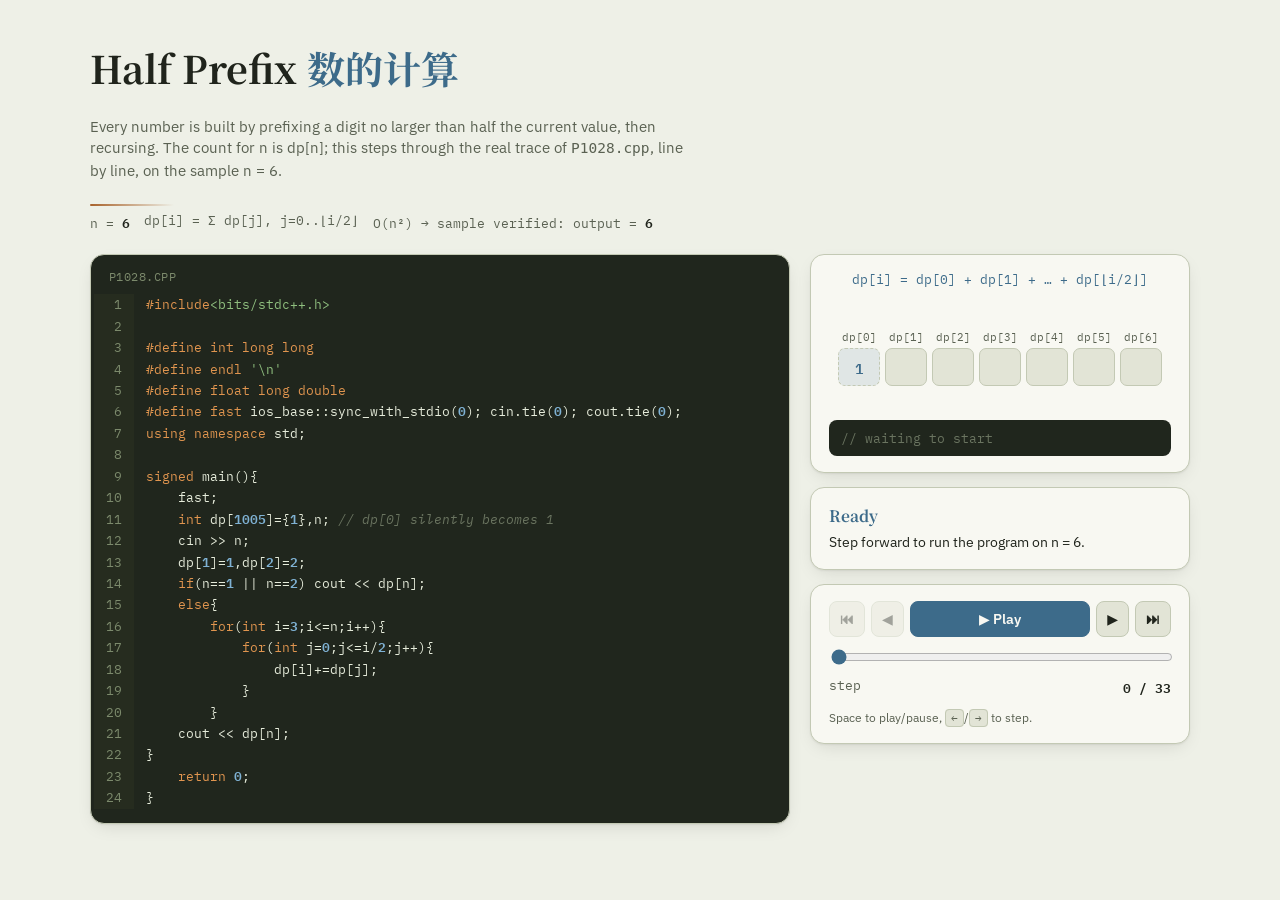
<file: site/demos/half-prefix.html>
<!doctype html><html><head><meta charset=utf8><meta name=viewport content="width=device-width,initial-scale=1"><style>:root{color-scheme:light}body{margin:0;padding:0;font:14px -apple-system,BlinkMacSystemFont,sans-serif;background:#faf9f5;color:#141413}img{max-width:100%}[hidden]:not([hidden=until-found]){display:none!important}</style></head><body>
<title>Half Prefix</title>
<link rel="preconnect" href="https://fonts.googleapis.com">
<link rel="preconnect" href="https://fonts.gstatic.com" crossorigin>
<link rel="stylesheet" href="https://fonts.googleapis.com/css2?family=Noto+Serif+SC:wght@500;700&family=IBM+Plex+Sans:wght@400;500;600&family=IBM+Plex+Mono:wght@400;500;600&display=swap">
<style>
  :root{
    --bg:#eef0e7;
    --surface:#f8f8f2;
    --surface-2:#e2e4d6;
    --ink:#20241c;
    --ink-dim:#5a6152;
    --line:#c3c9b4;
    --accent:#a8632c;
    --accent-ink:#4a3216;
    --accent-bg:rgba(168,99,44,0.14);
    --sum:#3d6b8a;
    --sum-bg:rgba(61,107,138,0.12);
    --shadow:0 1px 2px rgba(20,24,16,0.06), 0 6px 20px -8px rgba(20,24,16,0.18);

    --code-bg:#20261d;
    --code-gutter:#262c1f;
    --code-ink:#e6ecdb;
    --code-dim:#7c8a6c;
    --code-kw:#e0954f;
    --code-str:#8fbf7f;
    --code-num:#7fb2d4;
    --code-com:#6a7460;
    --code-cur-bg:rgba(224,149,79,0.20);
    --code-cur-border:#e0954f;
  }
  @media (prefers-color-scheme: dark){
    :root:not([data-theme="light"]){
      --bg:#12140f;
      --surface:#1a1d15;
      --surface-2:#22261a;
      --ink:#eef0e4;
      --ink-dim:#a3aa93;
      --line:#39402c;
      --accent:#e0954f;
      --accent-ink:#2f2010;
      --accent-bg:rgba(224,149,79,0.16);
      --sum:#7fb2d4;
      --sum-bg:rgba(127,178,212,0.16);
      --shadow:0 1px 2px rgba(0,0,0,0.3), 0 8px 24px -8px rgba(0,0,0,0.5);
    }
  }
  :root[data-theme="dark"]{
    --bg:#12140f;
    --surface:#1a1d15;
    --surface-2:#22261a;
    --ink:#eef0e4;
    --ink-dim:#a3aa93;
    --line:#39402c;
    --accent:#e0954f;
    --accent-ink:#2f2010;
    --accent-bg:rgba(224,149,79,0.16);
    --sum:#7fb2d4;
    --sum-bg:rgba(127,178,212,0.16);
    --shadow:0 1px 2px rgba(0,0,0,0.3), 0 8px 24px -8px rgba(0,0,0,0.5);
  }

  *{box-sizing:border-box;}
  body{
    background:var(--bg);
    color:var(--ink);
    font-family:'IBM Plex Sans', 'Segoe UI', system-ui, sans-serif;
    min-height:100vh;
    padding:clamp(16px,4vw,40px);
  }
  .page{ max-width:1100px; margin:0 auto; display:flex; flex-direction:column; gap:20px; }

  header{ display:flex; flex-direction:column; gap:6px; }
  h1{
    font-family:'Noto Serif SC','Songti SC',serif;
    font-weight:700;
    font-size:clamp(28px,4vw,38px);
    margin:0;
    text-wrap:balance;
  }
  h1 .cjk{ color:var(--sum); }
  .subtitle{ color:var(--ink-dim); font-size:14.5px; max-width:68ch; line-height:1.5; }
  .rule{ height:2px; border-radius:2px; background:linear-gradient(90deg, var(--accent), transparent 70%); width:120px; margin-top:2px; }
  .meta-line{ display:flex; flex-wrap:wrap; gap:8px 14px; font-family:'IBM Plex Mono',Consolas,monospace; font-size:12.5px; color:var(--ink-dim); }
  .meta-line b{ color:var(--ink); font-weight:600; }

  main{ display:grid; grid-template-columns:minmax(0,1fr) minmax(300px,380px); gap:20px; align-items:start; }
  @media (max-width:820px){ main{ grid-template-columns:1fr; } }

  .code-card{
    background:var(--code-bg);
    border:1px solid var(--line);
    border-radius:14px;
    padding:14px 0;
    box-shadow:var(--shadow);
    overflow-x:auto;
  }
  .code-title{
    font-family:'IBM Plex Mono',Consolas,monospace;
    font-size:11.5px;
    color:var(--code-dim);
    padding:0 18px 10px;
    letter-spacing:0.04em;
    text-transform:uppercase;
  }
  .code-line{
    display:grid;
    grid-template-columns:40px 1fr;
    align-items:baseline;
    font-family:'IBM Plex Mono',Consolas,monospace;
    font-size:13px;
    line-height:1.65;
    white-space:pre;
    border-left:3px solid transparent;
    transition:background 0.2s ease, border-color 0.2s ease;
  }
  .code-line .gut{
    color:var(--code-dim);
    text-align:right;
    padding-right:12px;
    user-select:none;
    background:var(--code-gutter);
  }
  .code-line .src{ padding-left:12px; padding-right:18px; color:var(--code-ink); }
  .code-line.active{ background:var(--code-cur-bg); border-left-color:var(--code-cur-border); }
  .code-line.active .gut{ color:var(--code-cur-border); font-weight:600; }
  .tok-kw{ color:var(--code-kw); }
  .tok-str{ color:var(--code-str); }
  .tok-num{ color:var(--code-num); font-weight:600; }
  .tok-com{ color:var(--code-com); font-style:italic; }

  .panel{ display:flex; flex-direction:column; gap:14px; }
  .card{ background:var(--surface); border:1px solid var(--line); border-radius:14px; padding:16px 18px; box-shadow:var(--shadow); }

  .formula{ font-family:'IBM Plex Mono',Consolas,monospace; font-size:13px; color:var(--sum); text-align:center; margin-bottom:2px; }

  .array-row{ display:flex; gap:5px; justify-content:center; margin:14px 0 6px; }
  .arr-cell{
    display:flex; flex-direction:column; align-items:center; gap:4px;
    width:42px;
  }
  .arr-idx{ font-family:'IBM Plex Mono',Consolas,monospace; font-size:10.5px; color:var(--ink-dim); }
  .arr-box{
    width:42px; height:38px; border-radius:7px;
    display:flex; align-items:center; justify-content:center;
    background:var(--surface-2);
    color:var(--ink-dim);
    font-family:'IBM Plex Mono',Consolas,monospace; font-weight:600; font-size:14px;
    font-variant-numeric:tabular-nums;
    border:1px solid var(--line);
    transition:all 0.2s ease;
  }
  .arr-box.seed{ background:var(--sum-bg); color:var(--sum); border-style:dashed; }
  .arr-box.computed{ background:var(--accent-bg); color:var(--accent-ink); }
  .arr-box.target{ box-shadow:0 0 0 2px var(--accent); }
  .arr-box.source{ box-shadow:0 0 0 2px var(--sum); }
  .arr-ptr{ height:14px; font-size:11px; color:var(--ink-dim); font-family:'IBM Plex Mono',Consolas,monospace; }
  .arr-ptr b{ color:var(--accent); }
  .arr-ptr.j b{ color:var(--sum); }

  .console{
    font-family:'IBM Plex Mono',Consolas,monospace;
    font-size:12.5px;
    background:var(--code-bg);
    color:var(--code-ink);
    border-radius:8px;
    padding:10px 12px;
    min-height:20px;
  }
  .console .c-com{ color:var(--code-com); }
  .console .c-num{ color:var(--code-num); font-weight:600; }

  .caption-card{ display:flex; flex-direction:column; gap:6px; }
  .caption-title{ font-family:'Noto Serif SC',serif; font-weight:700; font-size:15.5px; color:var(--sum); }
  .caption-text{ font-size:13.5px; line-height:1.55; }

  .controls{ display:flex; flex-direction:column; gap:10px; }
  .transport{ display:flex; align-items:center; gap:6px; }
  button{
    font-family:inherit; font-size:14px; font-weight:600; color:var(--ink);
    background:var(--surface-2); border:1px solid var(--line); border-radius:8px;
    padding:8px 10px; cursor:pointer; transition:background 0.15s ease, transform 0.1s ease;
  }
  button:hover{ background:var(--accent-bg); }
  button:active{ transform:translateY(1px); }
  button:focus-visible, input[type="range"]:focus-visible{ outline:2px solid var(--accent); outline-offset:2px; }
  button.play{ flex:1; background:var(--sum); color:var(--surface); border-color:var(--sum); }
  button.play:hover{ filter:brightness(1.08); background:var(--sum); }
  button:disabled{ opacity:0.4; cursor:default; }
  input[type="range"]{ width:100%; accent-color:var(--sum); }
  .step-count{ font-family:'IBM Plex Mono',Consolas,monospace; font-size:12.5px; color:var(--ink-dim); display:flex; justify-content:space-between; }
  .step-count b{ color:var(--ink); font-weight:600; }
  .hint{ font-size:12px; color:var(--ink-dim); line-height:1.5; }
  kbd{ font-family:'IBM Plex Mono',monospace; background:var(--surface-2); border:1px solid var(--line); border-radius:4px; padding:1px 5px; font-size:11px; }
</style>

<div class="page">
  <header>
    <h1>Half Prefix <span class="cjk">数的计算</span></h1>
    <p class="subtitle">Every number is built by prefixing a digit no larger than half the current value, then recursing. The count for n is dp[n]; this steps through the real trace of <code>P1028.cpp</code>, line by line, on the sample n = 6.</p>
    <div class="rule"></div>
    <div class="meta-line">
      <span>n = <b>6</b></span>
      <span>dp[i] = Σ dp[j], j=0..⌊i/2⌋</span>
      <span>O(n²) → sample verified: output = <b>6</b></span>
    </div>
  </header>

  <main>
    <div class="code-card">
      <div class="code-title">P1028.cpp</div>
      <div id="codeBody"></div>
    </div>

    <div class="panel">
      <div class="card">
        <div class="formula">dp[i] = dp[0] + dp[1] + … + dp[⌊i/2⌋]</div>
        <div class="array-row" id="ptrRowI"></div>
        <div class="array-row" id="arrRow"></div>
        <div class="array-row" id="ptrRowJ"></div>
        <div class="console" id="console"></div>
      </div>

      <div class="card caption-card">
        <div class="caption-title" id="capTitle">Ready</div>
        <div class="caption-text" id="capText"></div>
      </div>

      <div class="card controls">
        <div class="transport">
          <button id="toStart" title="Jump to start">⏮</button>
          <button id="prev" title="Previous step">◀</button>
          <button id="play" class="play" title="Play / pause">▶ Play</button>
          <button id="next" title="Next step">▶</button>
          <button id="toEnd" title="Jump to end">⏭</button>
        </div>
        <input type="range" id="scrub" min="0" max="33" value="0" step="1">
        <div class="step-count"><span>step</span><b id="stepLabel">0 / 33</b></div>
        <div class="hint">Space to play/pause, <kbd>←</kbd>/<kbd>→</kbd> to step.</div>
      </div>
    </div>
  </main>
</div>

<script>
const frames = [{"line":11,"type":"init","dp0":1},{"line":12,"type":"read","n":6},{"line":13,"type":"base","dp1":1,"dp2":2},{"line":14,"type":"branch","taken":false,"n":6},{"line":16,"type":"loop_i","i":3},{"line":17,"type":"loop_j","i":3,"j":0},{"line":18,"type":"add","i":3,"j":0,"dpj":1,"before":0,"after":1},{"line":17,"type":"loop_j","i":3,"j":1},{"line":18,"type":"add","i":3,"j":1,"dpj":1,"before":1,"after":2},{"line":16,"type":"loop_i","i":4},{"line":17,"type":"loop_j","i":4,"j":0},{"line":18,"type":"add","i":4,"j":0,"dpj":1,"before":0,"after":1},{"line":17,"type":"loop_j","i":4,"j":1},{"line":18,"type":"add","i":4,"j":1,"dpj":1,"before":1,"after":2},{"line":17,"type":"loop_j","i":4,"j":2},{"line":18,"type":"add","i":4,"j":2,"dpj":2,"before":2,"after":4},{"line":16,"type":"loop_i","i":5},{"line":17,"type":"loop_j","i":5,"j":0},{"line":18,"type":"add","i":5,"j":0,"dpj":1,"before":0,"after":1},{"line":17,"type":"loop_j","i":5,"j":1},{"line":18,"type":"add","i":5,"j":1,"dpj":1,"before":1,"after":2},{"line":17,"type":"loop_j","i":5,"j":2},{"line":18,"type":"add","i":5,"j":2,"dpj":2,"before":2,"after":4},{"line":16,"type":"loop_i","i":6},{"line":17,"type":"loop_j","i":6,"j":0},{"line":18,"type":"add","i":6,"j":0,"dpj":1,"before":0,"after":1},{"line":17,"type":"loop_j","i":6,"j":1},{"line":18,"type":"add","i":6,"j":1,"dpj":1,"before":1,"after":2},{"line":17,"type":"loop_j","i":6,"j":2},{"line":18,"type":"add","i":6,"j":2,"dpj":2,"before":2,"after":4},{"line":17,"type":"loop_j","i":6,"j":3},{"line":18,"type":"add","i":6,"j":3,"dpj":2,"before":4,"after":6},{"line":21,"type":"output","val":6}];

const N = 6;
const TOTAL = frames.length;

const sourceLines = {
  1:  `<span class="tok-kw">#include</span><span class="tok-str">&lt;bits/stdc++.h&gt;</span>`,
  2:  ``,
  3:  `<span class="tok-kw">#define</span> <span class="tok-kw">int</span> <span class="tok-kw">long</span> <span class="tok-kw">long</span>`,
  4:  `<span class="tok-kw">#define</span> <span class="tok-kw">endl</span> <span class="tok-str">'\\n'</span>`,
  5:  `<span class="tok-kw">#define</span> <span class="tok-kw">float</span> <span class="tok-kw">long</span> <span class="tok-kw">double</span>`,
  6:  `<span class="tok-kw">#define</span> <span class="tok-kw">fast</span> ios_base::sync_with_stdio(<span class="tok-num">0</span>); cin.tie(<span class="tok-num">0</span>); cout.tie(<span class="tok-num">0</span>);`,
  7:  `<span class="tok-kw">using</span> <span class="tok-kw">namespace</span> std;`,
  8:  ``,
  9:  `<span class="tok-kw">signed</span> main(){`,
  10: `    fast;`,
  11: `    <span class="tok-kw">int</span> dp[<span class="tok-num">1005</span>]={<span class="tok-num">1</span>},n; <span class="tok-com">// dp[0] silently becomes 1</span>`,
  12: `    cin &gt;&gt; n;`,
  13: `    dp[<span class="tok-num">1</span>]=<span class="tok-num">1</span>,dp[<span class="tok-num">2</span>]=<span class="tok-num">2</span>;`,
  14: `    <span class="tok-kw">if</span>(n==<span class="tok-num">1</span> || n==<span class="tok-num">2</span>) cout &lt;&lt; dp[n];`,
  15: `    <span class="tok-kw">else</span>{`,
  16: `        <span class="tok-kw">for</span>(<span class="tok-kw">int</span> i=<span class="tok-num">3</span>;i&lt;=n;i++){`,
  17: `            <span class="tok-kw">for</span>(<span class="tok-kw">int</span> j=<span class="tok-num">0</span>;j&lt;=i/<span class="tok-num">2</span>;j++){`,
  18: `                dp[i]+=dp[j];`,
  19: `            }`,
  20: `        }`,
  21: `    cout &lt;&lt; dp[n];`,
  22: `}`,
  23: `    <span class="tok-kw">return</span> <span class="tok-num">0</span>;`,
  24: `}`,
};

const codeBody = document.getElementById('codeBody');
const lineEls = {};
for (let n = 1; n <= 24; n++) {
  const row = document.createElement('div');
  row.className = 'code-line';
  row.innerHTML = `<span class="gut">${n}</span><span class="src">${sourceLines[n] || ''}</span>`;
  codeBody.appendChild(row);
  lineEls[n] = row;
}

const ptrRowI = document.getElementById('ptrRowI');
const arrRow = document.getElementById('arrRow');
const ptrRowJ = document.getElementById('ptrRowJ');
const cells = {};
for (let k = 0; k <= N; k++) {
  const pi = document.createElement('div'); pi.className = 'arr-cell'; pi.innerHTML = `<span class="arr-ptr i" id="pi-${k}"></span>`; ptrRowI.appendChild(pi);
  const c = document.createElement('div'); c.className = 'arr-cell';
  c.innerHTML = `<span class="arr-idx">dp[${k}]</span><div class="arr-box" id="box-${k}"></div>`;
  arrRow.appendChild(c);
  cells[k] = c.querySelector('.arr-box');
  const pj = document.createElement('div'); pj.className = 'arr-cell'; pj.innerHTML = `<span class="arr-ptr j" id="pj-${k}"></span>`; ptrRowJ.appendChild(pj);
}

function buildDpUpTo(idx) {
  const dp = { 0: 1 };
  for (let i = 0; i < idx; i++) {
    const f = frames[i];
    if (f.type === 'base') { dp[1] = f.dp1; dp[2] = f.dp2; }
    else if (f.type === 'add') { dp[f.i] = f.after; }
  }
  return dp;
}

function describe(idx) {
  if (idx === 0) return { title: 'Ready', text: `Step forward to run the program on n = 6.` };
  const f = frames[idx - 1];
  switch (f.type) {
    case 'init': return { title: 'Array declared', text: `dp[1005]={1} zero-fills the array except dp[0], which becomes 1. That value stands for "stop — add nothing more," and every dp[i] will eventually include it.` };
    case 'read': return { title: 'Read n', text: `n = ${f.n}.` };
    case 'base': return { title: 'Base cases', text: `dp[1]=1 (just "1") and dp[2]=2 ("2" and "2,1") are seeded directly, before the loop needs them.` };
    case 'branch': return f.taken
      ? { title: 'Shortcut taken', text: `n is 1 or 2, so the precomputed base case is printed directly.` }
      : { title: 'Falls to the loop', text: `n = ${f.n} is neither 1 nor 2, so execution enters the else branch and the double loop.` };
    case 'loop_i': return { title: `i = ${f.i}`, text: `Start accumulating dp[${f.i}] as a sum over every valid prefix j.` };
    case 'loop_j': return { title: `j = ${f.j}`, text: `j can be at most ⌊${f.i}/2⌋ = ${Math.floor(f.i / 2)} — a prefix can't exceed half the number it's attached to. About to fold dp[${f.j}] into dp[${f.i}].` };
    case 'add': return { title: `dp[${f.i}] += dp[${f.j}]`, text: `${f.before} + dp[${f.j}] (${f.dpj}) = ${f.after}.` };
    case 'output': return { title: 'Answer', text: `dp[${N}] = ${f.val} — the count of numbers reachable from ${N} by this prefix rule.` };
  }
}

function consoleLine(idx) {
  if (idx === 0) return `<span class="c-com">// waiting to start</span>`;
  const f = frames[idx - 1];
  switch (f.type) {
    case 'init': return `dp[0] = <span class="c-num">1</span>;  <span class="c-com">// implicit</span>`;
    case 'read': return `n = <span class="c-num">${f.n}</span>;`;
    case 'base': return `dp[1] = <span class="c-num">1</span>; dp[2] = <span class="c-num">2</span>;`;
    case 'branch': return `if (n == 1 || n == 2)  →  <span class="c-num">${f.taken}</span>`;
    case 'loop_i': return `i = <span class="c-num">${f.i}</span>;`;
    case 'loop_j': return `j = <span class="c-num">${f.j}</span>;`;
    case 'add': return `dp[${f.i}] += dp[${f.j}];  <span class="c-com">// ${f.before} + ${f.dpj} = ${f.after}</span>`;
    case 'output': return `cout &lt;&lt; dp[${N}];  <span class="c-com">// ${f.val}</span>`;
  }
}

let idx = 0, playing = false, timer = null;

function render() {
  const dp = buildDpUpTo(idx);
  const f = idx > 0 ? frames[idx - 1] : null;

  for (let n = 1; n <= 24; n++) lineEls[n].classList.toggle('active', f && f.line === n);

  const curI = f && 'i' in f ? f.i : null;
  const curJ = f && 'j' in f ? f.j : null;
  for (let k = 0; k <= N; k++) {
    const box = cells[k];
    const has = dp[k] !== undefined;
    box.textContent = has ? dp[k] : '';
    box.className = 'arr-box' + (k === 0 ? ' seed' : (has ? ' computed' : '')) + (k === curI ? ' target' : '') + (k === curJ ? ' source' : '');
    document.getElementById('pi-' + k).innerHTML = k === curI ? '<b>▲ i</b>' : '';
    document.getElementById('pj-' + k).innerHTML = k === curJ ? '<b>▲ j</b>' : '';
  }

  const { title, text } = describe(idx);
  document.getElementById('capTitle').textContent = title;
  document.getElementById('capText').textContent = text;
  document.getElementById('console').innerHTML = consoleLine(idx);
  document.getElementById('stepLabel').textContent = `${idx} / ${TOTAL}`;
  document.getElementById('scrub').value = idx;
  document.getElementById('prev').disabled = idx === 0;
  document.getElementById('toStart').disabled = idx === 0;
  document.getElementById('next').disabled = idx === TOTAL;
  document.getElementById('toEnd').disabled = idx === TOTAL;
}

function setIdx(v) { idx = Math.max(0, Math.min(TOTAL, v)); render(); }
function stop() { playing = false; clearInterval(timer); document.getElementById('play').textContent = '▶ Play'; }
function play() {
  if (idx >= TOTAL) idx = 0;
  playing = true;
  document.getElementById('play').textContent = '⏸ Pause';
  timer = setInterval(() => { if (idx >= TOTAL) { stop(); return; } setIdx(idx + 1); }, 550);
}

document.getElementById('prev').addEventListener('click', () => { stop(); setIdx(idx - 1); });
document.getElementById('next').addEventListener('click', () => { stop(); setIdx(idx + 1); });
document.getElementById('toStart').addEventListener('click', () => { stop(); setIdx(0); });
document.getElementById('toEnd').addEventListener('click', () => { stop(); setIdx(TOTAL); });
document.getElementById('play').addEventListener('click', () => { playing ? stop() : play(); });
document.getElementById('scrub').addEventListener('input', (e) => { stop(); setIdx(parseInt(e.target.value, 10)); });

document.addEventListener('keydown', (e) => {
  if (e.target.tagName === 'INPUT') return;
  if (e.code === 'Space') { e.preventDefault(); playing ? stop() : play(); }
  else if (e.code === 'ArrowRight') { stop(); setIdx(idx + 1); }
  else if (e.code === 'ArrowLeft') { stop(); setIdx(idx - 1); }
});

render();
</script>

</body></html>
</file>
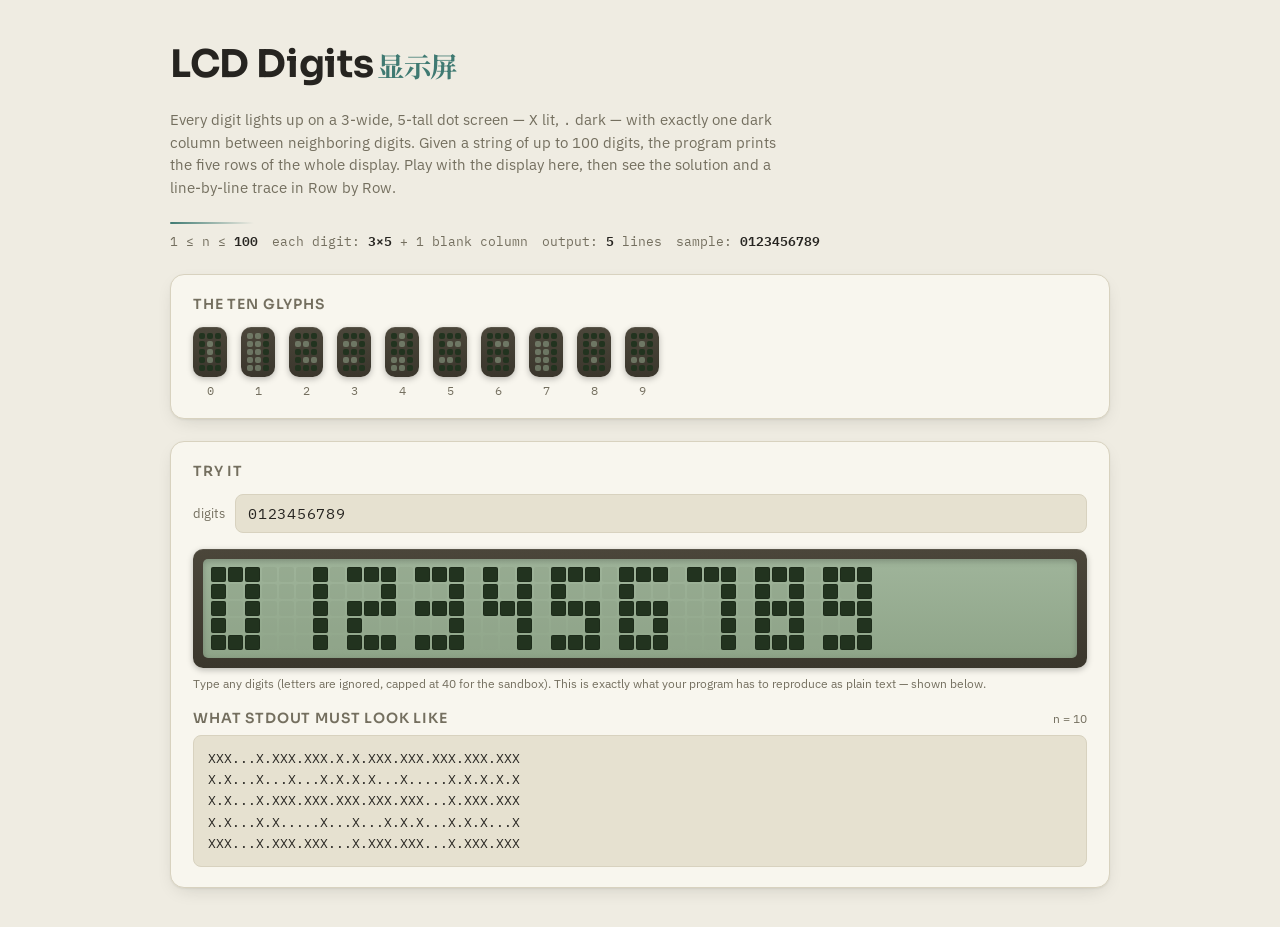
<file: site/demos/lcd-digits.html>
<!doctype html><html><head><meta charset=utf8><meta name=viewport content="width=device-width,initial-scale=1"><style>:root{color-scheme:light}body{margin:0;padding:0;font:14px -apple-system,BlinkMacSystemFont,sans-serif;background:#faf9f5;color:#141413}img{max-width:100%}[hidden]:not([hidden=until-found]){display:none!important}</style></head><body>
<title>LCD Digits</title>
<link rel="preconnect" href="https://fonts.googleapis.com">
<link rel="preconnect" href="https://fonts.gstatic.com" crossorigin>
<link rel="stylesheet" href="https://fonts.googleapis.com/css2?family=Sora:wght@500;600;700&family=Noto+Serif+SC:wght@700&family=IBM+Plex+Sans:wght@400;500;600&family=IBM+Plex+Mono:wght@400;500;600&display=swap">
<style>
  :root{
    --bg:#efece2;
    --surface:#f8f6ee;
    --surface-2:#e6e1d0;
    --ink:#262420;
    --ink-dim:#746f5f;
    --line:#d8d2bf;
    --accent:#3f7a72;
    --accent-ink:#1c332f;
    --accent-bg:rgba(63,122,114,0.12);
    --shadow:0 1px 2px rgba(30,28,20,0.06), 0 6px 20px -8px rgba(30,28,20,0.20);

    --lcd-glass:#9fb49a;
    --lcd-glass-2:#8fa589;
    --lcd-off:#8fa48a;
    --lcd-on:#22331f;
    --lcd-frame:#4b463a;
    --lcd-frame-2:#3a362c;
    --lcd-label:#e9e4d2;
  }
  @media (prefers-color-scheme: dark){
    :root:not([data-theme="light"]){
      --bg:#15140f;
      --surface:#1c1b14;
      --surface-2:#242319;
      --ink:#eeece2;
      --ink-dim:#a29c87;
      --line:#3a382a;
      --accent:#5fb0a5;
      --accent-ink:#e7f7f4;
      --accent-bg:rgba(95,176,165,0.16);
      --shadow:0 1px 2px rgba(0,0,0,0.3), 0 8px 24px -8px rgba(0,0,0,0.55);
    }
  }
  :root[data-theme="dark"]{
    --bg:#15140f;
    --surface:#1c1b14;
    --surface-2:#242319;
    --ink:#eeece2;
    --ink-dim:#a29c87;
    --line:#3a382a;
    --accent:#5fb0a5;
    --accent-ink:#e7f7f4;
    --accent-bg:rgba(95,176,165,0.16);
    --shadow:0 1px 2px rgba(0,0,0,0.3), 0 8px 24px -8px rgba(0,0,0,0.55);
  }

  *{box-sizing:border-box;}
  body{
    background:var(--bg);
    color:var(--ink);
    font-family:'IBM Plex Sans','Segoe UI',system-ui,sans-serif;
    min-height:100vh;
    padding:clamp(16px,4vw,40px);
  }
  .page{ max-width:940px; margin:0 auto; display:flex; flex-direction:column; gap:22px; }

  header{ display:flex; flex-direction:column; gap:6px; }
  h1{
    font-family:'Sora',sans-serif;
    font-weight:700;
    font-size:clamp(28px,4vw,38px);
    margin:0;
    text-wrap:balance;
    letter-spacing:-0.01em;
  }
  h1 .cjk{ font-family:'Noto Serif SC',serif; color:var(--accent); font-size:0.72em; margin-left:4px; }
  .subtitle{ color:var(--ink-dim); font-size:14.5px; max-width:70ch; line-height:1.55; }
  .rule{ height:2px; border-radius:2px; background:linear-gradient(90deg, var(--accent), transparent 70%); width:120px; margin-top:2px; }
  .meta-line{ display:flex; flex-wrap:wrap; gap:8px 14px; font-family:'IBM Plex Mono',Consolas,monospace; font-size:12.5px; color:var(--ink-dim); }
  .meta-line b{ color:var(--ink); font-weight:600; }

  .card{ background:var(--surface); border:1px solid var(--line); border-radius:14px; padding:20px 22px; box-shadow:var(--shadow); }
  .card h2{
    font-family:'Sora',sans-serif; font-size:14px; font-weight:600;
    margin:0 0 14px; color:var(--ink-dim); text-transform:uppercase; letter-spacing:0.06em;
  }

  /* legend of the ten glyphs */
  .legend-row{ display:flex; flex-wrap:wrap; gap:14px; }
  .legend-tile{ display:flex; flex-direction:column; align-items:center; gap:6px; }
  .legend-tile .digit-label{ font-family:'IBM Plex Mono',monospace; font-size:12px; color:var(--ink-dim); }

  .lcd-frame{
    background:linear-gradient(180deg, var(--lcd-frame), var(--lcd-frame-2));
    border-radius:10px;
    padding:10px;
    box-shadow:inset 0 1px 0 rgba(255,255,255,0.08), 0 2px 6px rgba(0,0,0,0.25);
  }
  .lcd-glass{
    background:linear-gradient(180deg, var(--lcd-glass), var(--lcd-glass-2));
    border-radius:5px;
    padding:8px;
    overflow-x:auto;
    box-shadow:inset 0 2px 6px rgba(0,0,0,0.22);
  }
  .lcd-rows{ display:flex; flex-direction:column; gap:2px; width:max-content; }
  .lcd-row{ display:flex; gap:2px; }
  .dot{ border-radius:2px; flex:none; }

  .legend-tile .lcd-frame{ padding:6px; }
  .legend-tile .dot{ width:6px; height:6px; }
  .legend-tile .dot.on{ background:var(--lcd-on); }
  .legend-tile .dot.off{ background:var(--lcd-off); opacity:0.55; }
  .legend-tile .dot.gap{ background:transparent; }

  .sandbox-input{
    display:flex; align-items:center; gap:10px; margin-bottom:16px;
  }
  .sandbox-input label{ font-size:13px; color:var(--ink-dim); flex:none; }
  .sandbox-input input{
    flex:1; min-width:0;
    font-family:'IBM Plex Mono',monospace; font-size:15px; letter-spacing:0.05em;
    background:var(--surface-2); color:var(--ink);
    border:1px solid var(--line); border-radius:8px; padding:9px 12px;
  }
  .sandbox-input input:focus-visible{ outline:2px solid var(--accent); outline-offset:1px; }
  .sandbox-hint{ font-size:12px; color:var(--ink-dim); margin-top:8px; }

  .big .dot{ width:clamp(9px,1.6vw,15px); height:clamp(9px,1.6vw,15px); }
  .big .dot.on{ background:var(--lcd-on); box-shadow:inset 0 0 0 1px rgba(0,0,0,0.15); }
  .big .dot.off{ background:var(--lcd-off); opacity:0.5; }
  .big .dot.gap{ background:transparent; }

  .raw-title{ display:flex; justify-content:space-between; align-items:baseline; margin:18px 0 8px; }
  .raw-title span{ font-size:12px; color:var(--ink-dim); }
  pre.raw{
    font-family:'IBM Plex Mono',Consolas,monospace;
    font-size:12.5px; line-height:1.7;
    background:var(--surface-2);
    border:1px solid var(--line);
    border-radius:8px;
    padding:12px 14px;
    overflow-x:auto;
    color:var(--ink);
    margin:0;
  }

  footer{ font-size:13px; color:var(--ink-dim); line-height:1.6; }
  footer b{ color:var(--ink); }
</style>

<div class="page">
  <header>
    <h1>LCD Digits<span class="cjk">显示屏</span></h1>
    <p class="subtitle">Every digit lights up on a 3-wide, 5-tall dot screen — <code>X</code> lit, <code>.</code> dark — with exactly one dark column between neighboring digits. Given a string of up to 100 digits, the program prints the five rows of the whole display. Play with the display here, then see the solution and a line-by-line trace in Row by Row.</p>
    <div class="rule"></div>
    <div class="meta-line">
      <span>1 ≤ n ≤ <b>100</b></span>
      <span>each digit: <b>3×5</b> + 1 blank column</span>
      <span>output: <b>5</b> lines</span>
      <span>sample: <b>0123456789</b></span>
    </div>
  </header>

  <div class="card">
    <h2>The ten glyphs</h2>
    <div class="legend-row" id="legend"></div>
  </div>

  <div class="card">
    <h2>Try it</h2>
    <div class="sandbox-input">
      <label for="digitInput">digits</label>
      <input id="digitInput" type="text" inputmode="numeric" value="0123456789" maxlength="40" spellcheck="false">
    </div>
    <div class="lcd-frame">
      <div class="lcd-glass"><div class="lcd-rows big" id="lcdBig"></div></div>
    </div>
    <div class="sandbox-hint">Type any digits (letters are ignored, capped at 40 for the sandbox). This is exactly what your program has to reproduce as plain text — shown below.</div>

    <div class="raw-title"><h2 style="margin:0;">What stdout must look like</h2><span id="rawMeta"></span></div>
    <pre class="raw" id="rawOut"></pre>
  </div>

</div>

<script>
const PATTERNS = {
  '0': ['XXX','X.X','X.X','X.X','XXX'],
  '1': ['..X','..X','..X','..X','..X'],
  '2': ['XXX','..X','XXX','X..','XXX'],
  '3': ['XXX','..X','XXX','..X','XXX'],
  '4': ['X.X','X.X','XXX','..X','..X'],
  '5': ['XXX','X..','XXX','..X','XXX'],
  '6': ['XXX','X..','XXX','X.X','XXX'],
  '7': ['XXX','..X','..X','..X','..X'],
  '8': ['XXX','X.X','XXX','X.X','XXX'],
  '9': ['XXX','X.X','XXX','..X','XXX'],
};

function buildLCD(container, digits, big) {
  container.innerHTML = '';
  for (let r = 0; r < 5; r++) {
    const row = document.createElement('div');
    row.className = 'lcd-row';
    digits.forEach((d, di) => {
      const pat = PATTERNS[d][r];
      for (const ch of pat) {
        const dot = document.createElement('div');
        dot.className = 'dot ' + (ch === 'X' ? 'on' : 'off');
        row.appendChild(dot);
      }
      if (di < digits.length - 1) {
        const gap = document.createElement('div');
        gap.className = 'dot off';
        row.appendChild(gap);
      }
    });
    container.appendChild(row);
  }
}

function rawText(digits) {
  const lines = [];
  for (let r = 0; r < 5; r++) {
    lines.push(digits.map(d => PATTERNS[d][r]).join('.'));
  }
  return lines.join('\n');
}

// legend of all ten digits
const legend = document.getElementById('legend');
for (const d of '0123456789') {
  const tile = document.createElement('div');
  tile.className = 'legend-tile';
  tile.innerHTML = `<div class="lcd-frame"><div class="lcd-rows" id="leg-${d}"></div></div><span class="digit-label">${d}</span>`;
  legend.appendChild(tile);
}
for (const d of '0123456789') {
  buildLCD(document.getElementById('leg-' + d), [d], false);
}

const input = document.getElementById('digitInput');
const lcdBig = document.getElementById('lcdBig');
const rawOut = document.getElementById('rawOut');
const rawMeta = document.getElementById('rawMeta');

function update() {
  const digits = input.value.replace(/[^0-9]/g, '').slice(0, 40).split('');
  const shown = digits.length ? digits : ['0'];
  buildLCD(lcdBig, shown, true);
  rawOut.textContent = rawText(shown);
  rawMeta.textContent = `n = ${shown.length}`;
}

input.addEventListener('input', () => {
  const filtered = input.value.replace(/[^0-9]/g, '').slice(0, 40);
  if (filtered !== input.value) input.value = filtered;
  update();
});

update();
</script>

</body></html>
</file>
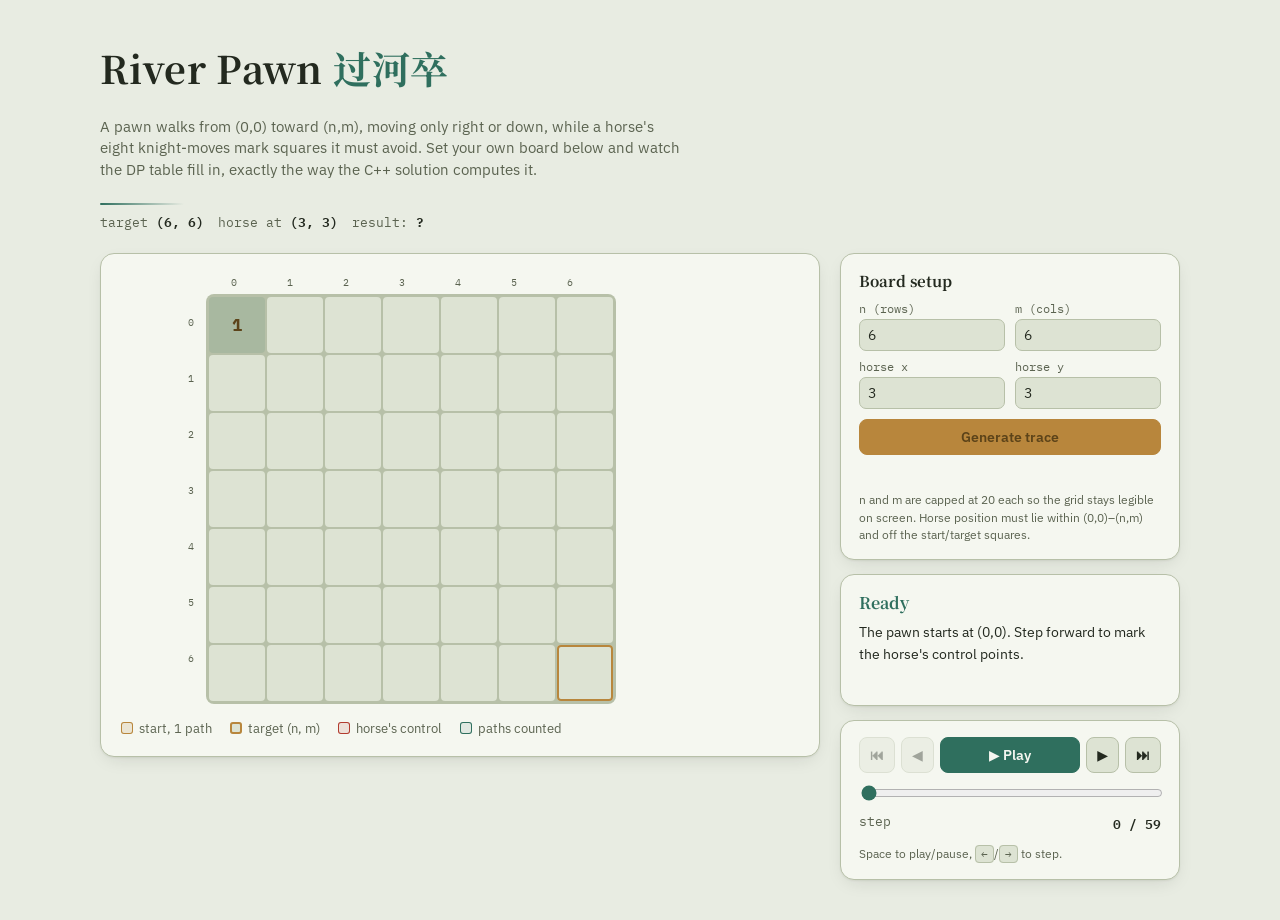
<file: site/demos/river-pawn.html>
<!doctype html><html><head><meta charset=utf8><meta name=viewport content="width=device-width,initial-scale=1"><style>:root{color-scheme:light}body{margin:0;padding:0;font:14px -apple-system,BlinkMacSystemFont,sans-serif;background:#faf9f5;color:#141413}img{max-width:100%}[hidden]:not([hidden=until-found i]){display:none!important}</style></head><body>
<title>River Pawn</title>
<link rel="preconnect" href="https://fonts.googleapis.com">
<link rel="preconnect" href="https://fonts.gstatic.com" crossorigin>
<link rel="stylesheet" href="https://fonts.googleapis.com/css2?family=Noto+Serif+SC:wght@500;700&family=IBM+Plex+Sans:wght@400;500;600&family=IBM+Plex+Mono:wght@400;500;600&display=swap">
<style>
  :root{
    --bg:#e8ece2;
    --surface:#f5f7f0;
    --surface-2:#dde3d3;
    --ink:#23291f;
    --ink-dim:#5b6350;
    --line:#b7c0a8;
    --accent:#b8863c;
    --accent-ink:#5c4319;
    --blocked:#b23b2e;
    --path:#2f6f5e;
    --path-bg:rgba(47,111,94,0.10);
    --blocked-bg:rgba(178,59,46,0.12);
    --gold-bg:rgba(184,134,60,0.16);
    --shadow:0 1px 2px rgba(30,35,25,0.06), 0 6px 20px -8px rgba(30,35,25,0.18);
    --error:#b23b2e;
  }
  @media (prefers-color-scheme: dark){
    :root:not([data-theme="light"]){
      --bg:#171d16;
      --surface:#1f261c;
      --surface-2:#263123;
      --ink:#eef2e6;
      --ink-dim:#a9b39c;
      --line:#3a4534;
      --accent:#d9a84f;
      --accent-ink:#2b2010;
      --blocked:#e2685a;
      --path:#5fae98;
      --path-bg:rgba(95,174,152,0.14);
      --blocked-bg:rgba(226,104,90,0.16);
      --gold-bg:rgba(217,168,79,0.16);
      --shadow:0 1px 2px rgba(0,0,0,0.3), 0 8px 24px -8px rgba(0,0,0,0.5);
      --error:#e2685a;
    }
  }
  :root[data-theme="dark"]{
    --bg:#171d16;
    --surface:#1f261c;
    --surface-2:#263123;
    --ink:#eef2e6;
    --ink-dim:#a9b39c;
    --line:#3a4534;
    --accent:#d9a84f;
    --accent-ink:#2b2010;
    --blocked:#e2685a;
    --path:#5fae98;
    --path-bg:rgba(95,174,152,0.14);
    --blocked-bg:rgba(226,104,90,0.16);
    --gold-bg:rgba(217,168,79,0.16);
    --shadow:0 1px 2px rgba(0,0,0,0.3), 0 8px 24px -8px rgba(0,0,0,0.5);
    --error:#e2685a;
  }

  *{box-sizing:border-box;}
  body{
    background:var(--bg);
    color:var(--ink);
    font-family:'IBM Plex Sans', 'Segoe UI', system-ui, sans-serif;
    min-height:100vh;
    padding:clamp(16px,4vw,40px);
  }
  .page{
    max-width:1080px;
    margin:0 auto;
    display:flex;
    flex-direction:column;
    gap:20px;
  }

  header{
    display:flex;
    flex-direction:column;
    gap:6px;
  }
  h1{
    font-family:'Noto Serif SC', 'Songti SC', serif;
    font-weight:700;
    font-size:clamp(28px,4vw,38px);
    margin:0;
    text-wrap:balance;
    letter-spacing:0.01em;
  }
  h1 .cjk{ color:var(--path); }
  .subtitle{
    color:var(--ink-dim);
    font-size:14.5px;
    max-width:65ch;
    line-height:1.5;
  }
  .meta-line{
    display:flex;
    flex-wrap:wrap;
    gap:8px 14px;
    font-family:'IBM Plex Mono', Consolas, monospace;
    font-size:12.5px;
    color:var(--ink-dim);
  }
  .meta-line b{ color:var(--ink); font-weight:600; }
  .rule{
    height:2px;
    border-radius:2px;
    background:linear-gradient(90deg, var(--path), transparent 70%);
    width:120px;
    margin-top:2px;
  }

  main{
    display:grid;
    grid-template-columns:minmax(0,1fr) minmax(280px,340px);
    gap:20px;
    align-items:start;
  }
  @media (max-width: 760px){
    main{ grid-template-columns:1fr; }
  }

  .board-card{
    background:var(--surface);
    border:1px solid var(--line);
    border-radius:14px;
    padding:20px;
    box-shadow:var(--shadow);
  }
  .board-square{
    width:100%;
    max-width:560px;
    margin:0 auto;
  }
  .board-wrap{
    display:inline-grid;
    grid-template-columns:22px auto;
    grid-template-rows:16px auto;
    gap:4px;
    max-width:100%;
  }
  .corner{}
  .col-labels, .row-labels{
    display:grid;
    font-family:'IBM Plex Mono', Consolas, monospace;
    font-size:10px;
    color:var(--ink-dim);
    overflow:hidden;
  }
  .col-labels{
    align-items:center;
    justify-items:center;
  }
  .row-labels{
    align-items:center;
    justify-items:center;
  }
  .grid{
    display:grid;
    gap:2px;
    background:var(--line);
    border-radius:8px;
    padding:3px;
  }
  .cell{
    background:var(--surface-2);
    border-radius:4px;
    display:flex;
    align-items:center;
    justify-content:center;
    font-family:'IBM Plex Mono', Consolas, monospace;
    font-variant-numeric:tabular-nums;
    font-size:clamp(6px, calc(var(--cellpx, 32px) * 0.42), 17px);
    font-weight:600;
    color:var(--ink-dim);
    position:relative;
    overflow:hidden;
    transition:background 0.25s ease, color 0.25s ease, box-shadow 0.25s ease;
  }
  .cell.filled{ color:var(--ink); }
  .cell.controlled{ background:var(--blocked-bg); color:var(--blocked); }
  .cell.controlled.filled{ color:var(--blocked); }
  .cell.filled:not(.controlled){ background:var(--path-bg); color:var(--path); }
  .cell.start{ background:var(--gold-bg); color:var(--accent-ink); font-weight:700; }
  .cell.start.filled{ color:var(--accent-ink); }
  .cell.target{ box-shadow:inset 0 0 0 2px var(--accent); }
  .cell.current{
    box-shadow:0 0 0 2px var(--accent), 0 0 0 5px var(--gold-bg);
    z-index:1;
  }
  @media (prefers-reduced-motion: no-preference){
    .cell.current{ animation:pulse 1.1s ease-in-out infinite; }
  }
  @keyframes pulse{
    0%,100%{ box-shadow:0 0 0 2px var(--accent), 0 0 0 5px var(--gold-bg); }
    50%{ box-shadow:0 0 0 2px var(--accent), 0 0 0 8px var(--gold-bg); }
  }
  .cell .glyph{ font-family:'Noto Serif SC', serif; font-size:0.85em; }

  .legend{
    display:flex;
    flex-wrap:wrap;
    gap:12px 18px;
    margin-top:16px;
    font-size:12.5px;
    color:var(--ink-dim);
  }
  .legend span{ display:inline-flex; align-items:center; gap:6px; }
  .swatch{ width:12px; height:12px; border-radius:3px; display:inline-block; flex:none; }
  .sw-start{ background:var(--gold-bg); box-shadow:inset 0 0 0 1px var(--accent); }
  .sw-target{ background:var(--surface-2); box-shadow:inset 0 0 0 2px var(--accent); }
  .sw-blocked{ background:var(--blocked-bg); box-shadow:inset 0 0 0 1px var(--blocked); }
  .sw-path{ background:var(--path-bg); box-shadow:inset 0 0 0 1px var(--path); }

  .panel{
    display:flex;
    flex-direction:column;
    gap:14px;
  }
  .card{
    background:var(--surface);
    border:1px solid var(--line);
    border-radius:14px;
    padding:16px 18px;
    box-shadow:var(--shadow);
  }
  .caption-card{ min-height:132px; display:flex; flex-direction:column; gap:8px; }
  .caption-title{
    font-family:'Noto Serif SC', serif;
    font-weight:700;
    font-size:16px;
    color:var(--path);
  }
  .caption-text{
    font-size:14px;
    line-height:1.55;
    color:var(--ink);
  }

  .controls{ display:flex; flex-direction:column; gap:10px; }
  .transport{
    display:flex;
    align-items:center;
    gap:6px;
  }
  button{
    font-family:inherit;
    font-size:14px;
    font-weight:600;
    color:var(--ink);
    background:var(--surface-2);
    border:1px solid var(--line);
    border-radius:8px;
    padding:8px 10px;
    cursor:pointer;
    transition:background 0.15s ease, transform 0.1s ease;
  }
  button:hover{ background:var(--gold-bg); }
  button:active{ transform:translateY(1px); }
  button:focus-visible, input[type="range"]:focus-visible, input[type="number"]:focus-visible{
    outline:2px solid var(--accent);
    outline-offset:2px;
  }
  button.play{ flex:1; background:var(--path); color:var(--surface); border-color:var(--path); }
  button.play:hover{ filter:brightness(1.08); background:var(--path); }
  button:disabled{ opacity:0.4; cursor:default; }
  button.primary{ background:var(--accent); color:var(--accent-ink); border-color:var(--accent); }
  button.primary:hover{ filter:brightness(1.06); background:var(--accent); }

  input[type="range"]{
    width:100%;
    accent-color:var(--path);
  }
  .step-count{
    font-family:'IBM Plex Mono', Consolas, monospace;
    font-size:12.5px;
    color:var(--ink-dim);
    display:flex;
    justify-content:space-between;
  }
  .step-count b{ color:var(--ink); font-weight:600; }

  .hint{
    font-size:12px;
    color:var(--ink-dim);
    line-height:1.5;
  }
  kbd{
    font-family:'IBM Plex Mono', monospace;
    background:var(--surface-2);
    border:1px solid var(--line);
    border-radius:4px;
    padding:1px 5px;
    font-size:11px;
  }

  .setup-card{ display:flex; flex-direction:column; gap:10px; }
  .setup-title{
    font-family:'Noto Serif SC', serif;
    font-weight:700;
    font-size:15px;
    color:var(--ink);
  }
  .field-grid{
    display:grid;
    grid-template-columns:1fr 1fr;
    gap:8px 10px;
  }
  .field{
    display:flex;
    flex-direction:column;
    gap:3px;
  }
  .field label{
    font-size:11.5px;
    color:var(--ink-dim);
    font-family:'IBM Plex Mono', Consolas, monospace;
  }
  .field input[type="number"]{
    font-family:'IBM Plex Mono', Consolas, monospace;
    font-size:14px;
    padding:6px 8px;
    border-radius:7px;
    border:1px solid var(--line);
    background:var(--surface-2);
    color:var(--ink);
    width:100%;
  }
  .setup-note{
    font-size:11.5px;
    color:var(--ink-dim);
    line-height:1.5;
  }
  .setup-error{
    font-size:12px;
    color:var(--error);
    min-height:16px;
  }
</style>

<div class="page">
  <header>
    <h1>River Pawn <span class="cjk">过河卒</span></h1>
    <p class="subtitle">A pawn walks from (0,0) toward (n,m), moving only right or down, while a horse's eight knight-moves mark squares it must avoid. Set your own board below and watch the DP table fill in, exactly the way the C++ solution computes it.</p>
    <div class="rule"></div>
    <div class="meta-line">
      <span>target <b id="metaTarget">(6, 6)</b></span>
      <span>horse at <b id="metaHorse">(3, 3)</b></span>
      <span>result: <b id="metaResult">6</b></span>
    </div>
  </header>

  <main>
    <div class="board-card">
      <div class="board-square" id="boardSquare">
        <div class="board-wrap">
          <div class="corner"></div>
          <div class="col-labels" id="colLabels"></div>
          <div class="row-labels" id="rowLabels"></div>
          <div class="grid" id="grid"></div>
        </div>
      </div>
      <div class="legend">
        <span><i class="swatch sw-start"></i>start, 1 path</span>
        <span><i class="swatch sw-target"></i>target (n, m)</span>
        <span><i class="swatch sw-blocked"></i>horse's control</span>
        <span><i class="swatch sw-path"></i>paths counted</span>
      </div>
    </div>

    <div class="panel">
      <div class="card setup-card">
        <div class="setup-title">Board setup</div>
        <div class="field-grid">
          <div class="field"><label for="inN">n (rows)</label><input type="number" id="inN" min="1" max="20" value="6"></div>
          <div class="field"><label for="inM">m (cols)</label><input type="number" id="inM" min="1" max="20" value="6"></div>
          <div class="field"><label for="inHX">horse x</label><input type="number" id="inHX" min="0" max="20" value="3"></div>
          <div class="field"><label for="inHY">horse y</label><input type="number" id="inHY" min="0" max="20" value="3"></div>
        </div>
        <button class="primary" id="regen">Generate trace</button>
        <div class="setup-error" id="setupError"></div>
        <div class="setup-note">n and m are capped at 20 each so the grid stays legible on screen. Horse position must lie within (0,0)–(n,m) and off the start/target squares.</div>
      </div>

      <div class="card caption-card">
        <div class="caption-title" id="capTitle">Ready</div>
        <div class="caption-text" id="capText"></div>
      </div>

      <div class="card controls">
        <div class="transport">
          <button id="toStart" title="Jump to start">⏮</button>
          <button id="prev" title="Previous step">◀</button>
          <button id="play" class="play" title="Play / pause">▶ Play</button>
          <button id="next" title="Next step">▶</button>
          <button id="toEnd" title="Jump to end">⏭</button>
        </div>
        <input type="range" id="scrub" min="0" max="59" value="0" step="1">
        <div class="step-count"><span>step</span><b id="stepLabel">0 / 59</b></div>
        <div class="hint">Space to play/pause, <kbd>←</kbd>/<kbd>→</kbd> to step.</div>
      </div>
    </div>
  </main>
</div>

<script>
const MAX_DIM = 20;

function generateFrames(n, m, hx, hy) {
  const frames = [];
  const dx = [-2,-2,-1,-1,1,1,2,2], dy = [-1,1,-2,2,-2,2,-1,1];
  const blocked = new Set();
  function mark(x, y) {
    if (x < 0 || x > n || y < 0 || y > m) return;
    const k = x + ',' + y;
    if (!blocked.has(k)) { blocked.add(k); frames.push({ type: 'block', x, y }); }
  }
  mark(hx, hy);
  for (let i = 0; i < 8; i++) mark(hx + dx[i], hy + dy[i]);
  frames.push({ type: 'setup_done', n, m, hx, hy });

  const d = Array.from({ length: n + 1 }, () => new Array(m + 1).fill(0));
  d[0][0] = blocked.has('0,0') ? 0 : 1;
  for (let x = 0; x <= n; x++) {
    for (let y = 0; y <= m; y++) {
      if (x === 0 && y === 0) continue;
      let val, from;
      if (blocked.has(x + ',' + y)) { val = 0; from = 'blocked'; }
      else if (x === 0) { val = d[x][y - 1]; from = 'left'; }
      else if (y === 0) { val = d[x - 1][y]; from = 'up'; }
      else { val = d[x - 1][y] + d[x][y - 1]; from = 'both'; }
      d[x][y] = val;
      frames.push({ type: 'cell', x, y, val, from });
    }
  }
  frames.push({ type: 'answer', val: d[n][m] });
  return frames;
}

let frames, N, M, HX, HY, TOTAL;
const grid = document.getElementById('grid');
const colLabels = document.getElementById('colLabels');
const rowLabels = document.getElementById('rowLabels');
const boardSquare = document.getElementById('boardSquare');
let cellEls = {};

const MIN_CELL = 14, MAX_CELL = 56;

const LABEL_W = 22, LABEL_H = 16, WRAP_GAP = 4;

function layoutBoard() {
  if (!N && N !== 0) return;
  const cols = M + 1, rows = N + 1;
  const availWidth = (boardSquare.clientWidth || 320) - LABEL_W - WRAP_GAP;
  const availHeight = Math.min(window.innerHeight * 0.55, 560) - LABEL_H - WRAP_GAP;
  let cellPx = Math.floor(Math.min(availWidth / cols, availHeight / rows));
  cellPx = Math.max(MIN_CELL, Math.min(MAX_CELL, cellPx));

  grid.style.gridTemplateColumns = `repeat(${cols}, ${cellPx}px)`;
  grid.style.gridTemplateRows = `repeat(${rows}, ${cellPx}px)`;
  colLabels.style.gridTemplateColumns = `repeat(${cols}, ${cellPx}px)`;
  rowLabels.style.gridTemplateRows = `repeat(${rows}, ${cellPx}px)`;
  document.documentElement.style.setProperty('--cellpx', cellPx + 'px');
}

function buildBoard(n, m, hx, hy) {
  N = n; M = m; HX = hx; HY = hy;
  colLabels.innerHTML = '';
  rowLabels.innerHTML = '';
  grid.innerHTML = '';
  cellEls = {};
  for (let y = 0; y <= M; y++) { const el = document.createElement('div'); el.textContent = y; colLabels.appendChild(el); }
  for (let x = 0; x <= N; x++) { const el = document.createElement('div'); el.textContent = x; rowLabels.appendChild(el); }
  for (let x = 0; x <= N; x++) {
    for (let y = 0; y <= M; y++) {
      const el = document.createElement('div');
      el.className = 'cell';
      if (x === 0 && y === 0) el.classList.add('start');
      if (x === N && y === M) el.classList.add('target');
      el.style.gridColumn = y + 1;
      el.style.gridRow = x + 1;
      grid.appendChild(el);
      cellEls[x + ',' + y] = el;
    }
  }
  layoutBoard();
  document.getElementById('metaTarget').textContent = `(${N}, ${M})`;
  document.getElementById('metaHorse').textContent = `(${HX}, ${HY})`;
}

let resizeTimer = null;
window.addEventListener('resize', () => {
  clearTimeout(resizeTimer);
  resizeTimer = setTimeout(layoutBoard, 100);
});
if (typeof ResizeObserver !== 'undefined') {
  new ResizeObserver(() => layoutBoard()).observe(boardSquare);
}

function buildBoardStateUpTo(idx) {
  const board = {};
  for (let x = 0; x <= N; x++) for (let y = 0; y <= M; y++) board[x + ',' + y] = { x, y, controlled: false, filled: false, val: null };
  for (let i = 0; i < idx; i++) {
    const f = frames[i];
    if (f.type === 'block') board[f.x + ',' + f.y].controlled = true;
    else if (f.type === 'cell') { const c = board[f.x + ',' + f.y]; c.filled = true; c.val = f.val; }
  }
  if (!board['0,0'].controlled) { board['0,0'].filled = true; if (board['0,0'].val === null) board['0,0'].val = 1; }
  return board;
}

function describe(idx) {
  if (idx === 0) return { title: 'Ready', text: `The pawn starts at (0,0). Step forward to mark the horse's control points.` };
  const f = frames[idx - 1];
  if (f.type === 'block') {
    const isHorse = f.x === HX && f.y === HY;
    return {
      title: `Control point (${f.x}, ${f.y})`,
      text: isHorse ? `This is the horse's own square — it counts as controlled too, along with its knight-moves.`
                    : `A knight's move from (${HX}, ${HY}). The pawn may never land here.`
    };
  }
  if (f.type === 'setup_done') {
    const n = frames.filter(fr => fr.type === 'block').length;
    return { title: 'Control points marked', text: `${n} squares are now off-limits. Filling d[x][y] = paths from (0,0) to (x,y), row by row.` };
  }
  if (f.type === 'cell') {
    if (f.from === 'blocked') return { title: `(${f.x}, ${f.y}) — blocked`, text: `Under the horse's control, so d[${f.x}][${f.y}] = 0. No path may pass through it.` };
    if (f.from === 'left') return { title: `(${f.x}, ${f.y}), top row`, text: `Only arrivals from the left: d[${f.x}][${f.y}] = d[${f.x}][${f.y - 1}] = ${f.val}.` };
    if (f.from === 'up') return { title: `(${f.x}, ${f.y}), left column`, text: `Only arrivals from above: d[${f.x}][${f.y}] = d[${f.x - 1}][${f.y}] = ${f.val}.` };
    if (f.from === 'both') {
      const prev = buildBoardStateUpTo(idx - 1);
      const l = prev[f.x + ',' + (f.y - 1)].val ?? 0, u = prev[(f.x - 1) + ',' + f.y].val ?? 0;
      return { title: `(${f.x}, ${f.y})`, text: `d[${f.x}][${f.y}] = d[${f.x}][${f.y - 1}] + d[${f.x - 1}][${f.y}] = ${l} + ${u} = ${f.val}.` };
    }
  }
  if (f.type === 'answer') return { title: 'Done', text: `d[${N}][${M}] = ${f.val} — the number of distinct paths from (0,0) to (${N},${M}) that never cross a control point.` };
}

let idx = 0, playing = false, timer = null;

function render() {
  const board = buildBoardStateUpTo(idx);
  const cur = idx > 0 ? frames[idx - 1] : null;
  const curX = cur ? (cur.type === 'answer' ? N : cur.x) : null;
  const curY = cur ? (cur.type === 'answer' ? M : cur.y) : null;

  for (const key in cellEls) {
    const c = board[key], el = cellEls[key];
    el.classList.toggle('controlled', c.controlled);
    el.classList.toggle('filled', c.filled);
    el.classList.toggle('current', cur && cur.type !== 'setup_done' && c.x === curX && c.y === curY);
    if (c.x === HX && c.y === HY && c.controlled) {
      el.innerHTML = c.filled ? c.val : '<span class="glyph">马</span>';
    } else if (c.filled) {
      el.textContent = c.val;
    } else if (c.controlled) {
      el.textContent = '×';
    } else {
      el.textContent = '';
    }
  }

  const { title, text } = describe(idx);
  document.getElementById('capTitle').textContent = title;
  document.getElementById('capText').textContent = text;
  document.getElementById('stepLabel').textContent = `${idx} / ${TOTAL}`;
  document.getElementById('scrub').value = idx;
  document.getElementById('prev').disabled = idx === 0;
  document.getElementById('toStart').disabled = idx === 0;
  document.getElementById('next').disabled = idx === TOTAL;
  document.getElementById('toEnd').disabled = idx === TOTAL;

  const ansFrame = frames.find(fr => fr.type === 'answer');
  document.getElementById('metaResult').textContent = idx >= TOTAL ? ansFrame.val : '?';
}

function setIdx(v) { idx = Math.max(0, Math.min(TOTAL, v)); render(); }

function stop() { playing = false; clearInterval(timer); document.getElementById('play').textContent = '▶ Play'; }
function play() {
  if (idx >= TOTAL) idx = 0;
  playing = true;
  document.getElementById('play').textContent = '⏸ Pause';
  timer = setInterval(() => {
    if (idx >= TOTAL) { stop(); return; }
    setIdx(idx + 1);
  }, 550);
}

document.getElementById('prev').addEventListener('click', () => { stop(); setIdx(idx - 1); });
document.getElementById('next').addEventListener('click', () => { stop(); setIdx(idx + 1); });
document.getElementById('toStart').addEventListener('click', () => { stop(); setIdx(0); });
document.getElementById('toEnd').addEventListener('click', () => { stop(); setIdx(TOTAL); });
document.getElementById('play').addEventListener('click', () => { playing ? stop() : play(); });
document.getElementById('scrub').addEventListener('input', (e) => { stop(); setIdx(parseInt(e.target.value, 10)); });

document.addEventListener('keydown', (e) => {
  if (e.target.tagName === 'INPUT') return;
  if (e.code === 'Space') { e.preventDefault(); playing ? stop() : play(); }
  else if (e.code === 'ArrowRight') { stop(); setIdx(idx + 1); }
  else if (e.code === 'ArrowLeft') { stop(); setIdx(idx - 1); }
});

function regenerate() {
  const errEl = document.getElementById('setupError');
  errEl.textContent = '';
  let n = parseInt(document.getElementById('inN').value, 10);
  let m = parseInt(document.getElementById('inM').value, 10);
  let hx = parseInt(document.getElementById('inHX').value, 10);
  let hy = parseInt(document.getElementById('inHY').value, 10);

  if (![n, m, hx, hy].every(Number.isFinite)) { errEl.textContent = 'Please fill in all four fields with numbers.'; return; }
  if (n < 1 || n > MAX_DIM || m < 1 || m > MAX_DIM) { errEl.textContent = `n and m must be between 1 and ${MAX_DIM}.`; return; }
  if (hx < 0 || hx > n || hy < 0 || hy > m) { errEl.textContent = `Horse position must lie within (0,0)–(${n},${m}).`; return; }
  if ((hx === 0 && hy === 0) || (hx === n && hy === m)) { errEl.textContent = 'Horse cannot sit on the start or target square.'; return; }

  document.getElementById('inN').value = n;
  document.getElementById('inM').value = m;
  document.getElementById('inHX').value = hx;
  document.getElementById('inHY').value = hy;

  stop();
  buildBoard(n, m, hx, hy);
  frames = generateFrames(n, m, hx, hy);
  TOTAL = frames.length;
  document.getElementById('scrub').max = TOTAL;
  idx = 0;
  render();
}

document.getElementById('regen').addEventListener('click', regenerate);
[document.getElementById('inN'), document.getElementById('inM'), document.getElementById('inHX'), document.getElementById('inHY')].forEach(el => {
  el.addEventListener('keydown', (e) => { if (e.key === 'Enter') regenerate(); });
});

buildBoard(6, 6, 3, 3);
frames = generateFrames(6, 6, 3, 3);
TOTAL = frames.length;
document.getElementById('scrub').max = TOTAL;
render();
</script>

</body></html>
</file>
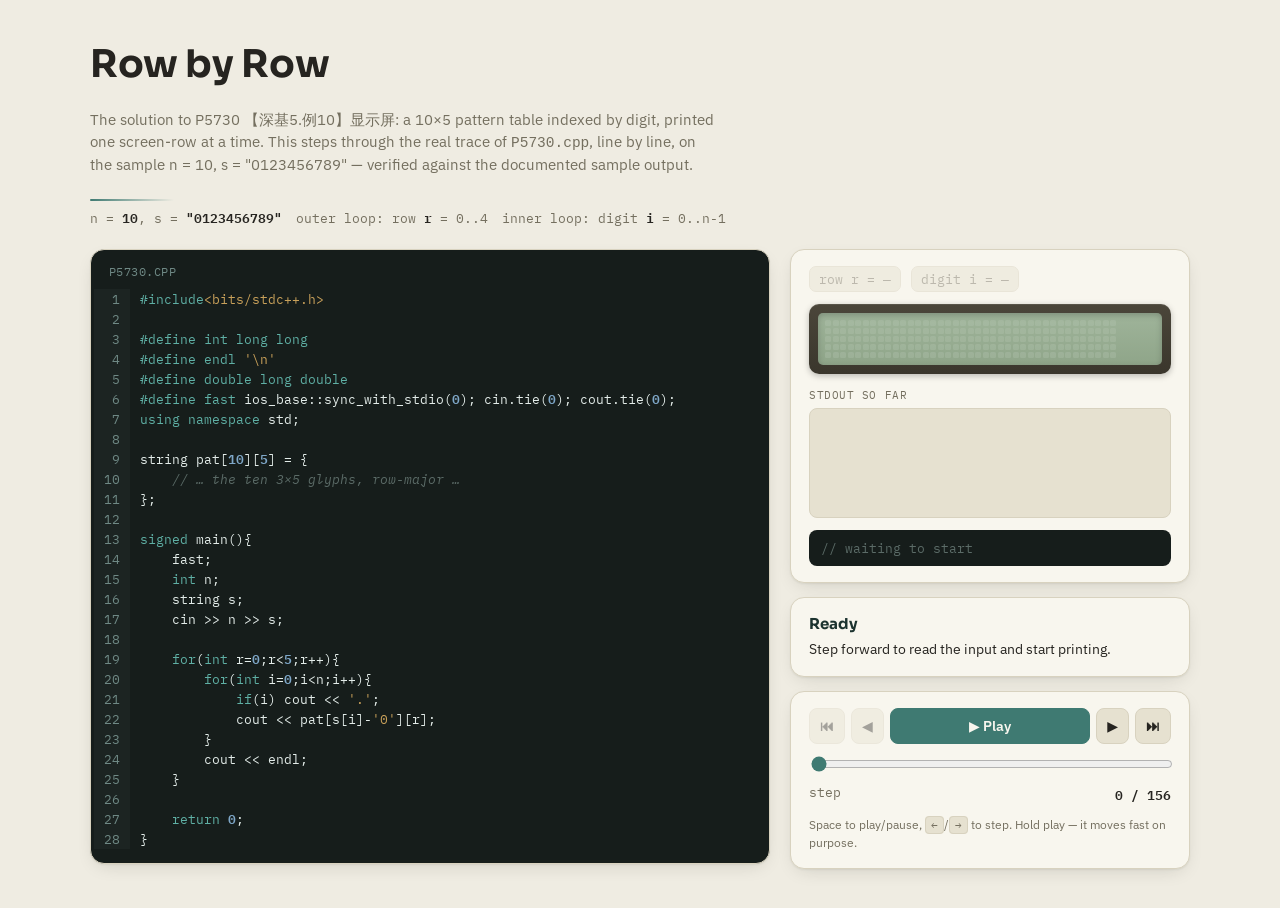
<file: site/demos/row-by-row.html>
<!doctype html><html><head><meta charset=utf8><meta name=viewport content="width=device-width,initial-scale=1"><style>:root{color-scheme:light}body{margin:0;padding:0;font:14px -apple-system,BlinkMacSystemFont,sans-serif;background:#faf9f5;color:#141413}img{max-width:100%}[hidden]:not([hidden=until-found]){display:none!important}</style></head><body>
<title>Row by Row</title>
<link rel="preconnect" href="https://fonts.googleapis.com">
<link rel="preconnect" href="https://fonts.gstatic.com" crossorigin>
<link rel="stylesheet" href="https://fonts.googleapis.com/css2?family=Sora:wght@600;700&family=IBM+Plex+Sans:wght@400;500;600&family=IBM+Plex+Mono:wght@400;500;600&display=swap">
<style>
  :root{
    --bg:#efece2;
    --surface:#f8f6ee;
    --surface-2:#e6e1d0;
    --ink:#262420;
    --ink-dim:#746f5f;
    --line:#d8d2bf;
    --accent:#3f7a72;
    --accent-ink:#1c332f;
    --accent-bg:rgba(63,122,114,0.12);
    --shadow:0 1px 2px rgba(30,28,20,0.06), 0 6px 20px -8px rgba(30,28,20,0.20);

    --code-bg:#161d1b;
    --code-gutter:#1c2422;
    --code-ink:#e3ece9;
    --code-dim:#6f8985;
    --code-kw:#5fb0a5;
    --code-str:#c9a15a;
    --code-num:#7fa8c9;
    --code-com:#5b6b67;
    --code-cur-bg:rgba(95,176,165,0.20);
    --code-cur-border:#5fb0a5;

    --lcd-glass:#9fb49a;
    --lcd-glass-2:#8fa589;
    --lcd-off:#8fa48a;
    --lcd-on:#22331f;
    --lcd-unwritten:#b7c6b2;
    --lcd-frame:#4b463a;
    --lcd-frame-2:#3a362c;
  }
  @media (prefers-color-scheme: dark){
    :root:not([data-theme="light"]){
      --bg:#15140f;
      --surface:#1c1b14;
      --surface-2:#242319;
      --ink:#eeece2;
      --ink-dim:#a29c87;
      --line:#3a382a;
      --accent:#5fb0a5;
      --accent-ink:#e7f7f4;
      --accent-bg:rgba(95,176,165,0.16);
      --shadow:0 1px 2px rgba(0,0,0,0.3), 0 8px 24px -8px rgba(0,0,0,0.55);
    }
  }
  :root[data-theme="dark"]{
    --bg:#15140f;
    --surface:#1c1b14;
    --surface-2:#242319;
    --ink:#eeece2;
    --ink-dim:#a29c87;
    --line:#3a382a;
    --accent:#5fb0a5;
    --accent-ink:#e7f7f4;
    --accent-bg:rgba(95,176,165,0.16);
    --shadow:0 1px 2px rgba(0,0,0,0.3), 0 8px 24px -8px rgba(0,0,0,0.55);
  }

  *{box-sizing:border-box;}
  body{
    background:var(--bg); color:var(--ink);
    font-family:'IBM Plex Sans','Segoe UI',system-ui,sans-serif;
    min-height:100vh; padding:clamp(16px,4vw,40px);
  }
  .page{ max-width:1100px; margin:0 auto; display:flex; flex-direction:column; gap:20px; }

  header{ display:flex; flex-direction:column; gap:6px; }
  h1{ font-family:'Sora',sans-serif; font-weight:700; font-size:clamp(28px,4vw,38px); margin:0; text-wrap:balance; letter-spacing:-0.01em; }
  .subtitle{ color:var(--ink-dim); font-size:14.5px; max-width:70ch; line-height:1.55; }
  .rule{ height:2px; border-radius:2px; background:linear-gradient(90deg, var(--accent), transparent 70%); width:120px; margin-top:2px; }
  .meta-line{ display:flex; flex-wrap:wrap; gap:8px 14px; font-family:'IBM Plex Mono',Consolas,monospace; font-size:12.5px; color:var(--ink-dim); }
  .meta-line b{ color:var(--ink); font-weight:600; }

  main{ display:grid; grid-template-columns:minmax(0,1fr) minmax(320px,400px); gap:20px; align-items:start; }
  @media (max-width:860px){ main{ grid-template-columns:1fr; } }

  .code-card{ background:var(--code-bg); border:1px solid var(--line); border-radius:14px; padding:14px 0; box-shadow:var(--shadow); overflow-x:auto; }
  .code-title{ font-family:'IBM Plex Mono',Consolas,monospace; font-size:11.5px; color:var(--code-dim); padding:0 18px 10px; letter-spacing:0.04em; text-transform:uppercase; }
  .code-line{ display:grid; grid-template-columns:36px 1fr; align-items:baseline; font-family:'IBM Plex Mono',Consolas,monospace; font-size:12.5px; line-height:1.6; white-space:pre; border-left:3px solid transparent; transition:background 0.2s ease, border-color 0.2s ease; }
  .code-line .gut{ color:var(--code-dim); text-align:right; padding-right:10px; user-select:none; background:var(--code-gutter); }
  .code-line .src{ padding-left:10px; padding-right:16px; color:var(--code-ink); }
  .code-line.active{ background:var(--code-cur-bg); border-left-color:var(--code-cur-border); }
  .code-line.active .gut{ color:var(--code-cur-border); font-weight:600; }
  .tok-kw{ color:var(--code-kw); }
  .tok-str{ color:var(--code-str); }
  .tok-num{ color:var(--code-num); font-weight:600; }
  .tok-com{ color:var(--code-com); font-style:italic; }

  .panel{ display:flex; flex-direction:column; gap:14px; }
  .card{ background:var(--surface); border:1px solid var(--line); border-radius:14px; padding:16px 18px; box-shadow:var(--shadow); }

  .ptr-row{ display:flex; gap:10px; margin-bottom:12px; font-family:'IBM Plex Mono',Consolas,monospace; font-size:12.5px; }
  .ptr{ background:var(--surface-2); border:1px solid var(--line); border-radius:7px; padding:4px 9px; color:var(--ink-dim); }
  .ptr b{ color:var(--accent-ink); }
  .ptr.empty{ opacity:0.45; }

  .lcd-frame{ background:linear-gradient(180deg, var(--lcd-frame), var(--lcd-frame-2)); border-radius:10px; padding:9px; box-shadow:inset 0 1px 0 rgba(255,255,255,0.08), 0 2px 6px rgba(0,0,0,0.25); }
  .lcd-glass{ background:linear-gradient(180deg, var(--lcd-glass), var(--lcd-glass-2)); border-radius:5px; padding:7px; overflow-x:auto; box-shadow:inset 0 2px 6px rgba(0,0,0,0.22); }
  .lcd-rows{ display:flex; flex-direction:column; gap:2px; width:max-content; }
  .lcd-row{ display:flex; gap:1.5px; }
  .dot{ width:6px; height:6px; border-radius:1.5px; flex:none; }
  .dot.on{ background:var(--lcd-on); }
  .dot.off{ background:var(--lcd-off); opacity:0.55; }
  .dot.unwritten{ background:var(--lcd-unwritten); opacity:0.3; }
  .dot.cursor{ background:var(--accent); opacity:1; }

  .raw-title{ font-family:'IBM Plex Mono',Consolas,monospace; font-size:11px; color:var(--ink-dim); text-transform:uppercase; letter-spacing:0.05em; margin:14px 0 6px; }
  pre.raw{ font-family:'IBM Plex Mono',Consolas,monospace; font-size:12px; line-height:1.7; background:var(--surface-2); border:1px solid var(--line); border-radius:8px; padding:10px 12px; overflow-x:auto; color:var(--ink); margin:0; min-height:110px; white-space:pre; }
  .cur-blink{ display:inline-block; width:6px; height:12px; background:var(--accent); vertical-align:middle; margin-left:1px; }
  @media (prefers-reduced-motion: no-preference){ .cur-blink{ animation:blink 1s step-end infinite; } }
  @keyframes blink{ 50%{ opacity:0; } }

  .console{ font-family:'IBM Plex Mono',Consolas,monospace; font-size:12.5px; background:var(--code-bg); color:var(--code-ink); border-radius:8px; padding:10px 12px; min-height:20px; margin-top:12px; }
  .console .c-com{ color:var(--code-com); }
  .console .c-num{ color:var(--code-num); font-weight:600; }
  .console .c-str{ color:var(--code-str); }

  .caption-card{ display:flex; flex-direction:column; gap:6px; }
  .caption-title{ font-family:'Sora',sans-serif; font-weight:700; font-size:15px; color:var(--accent-ink); }
  .caption-text{ font-size:13.5px; line-height:1.55; }

  .controls{ display:flex; flex-direction:column; gap:10px; }
  .transport{ display:flex; align-items:center; gap:6px; }
  button{ font-family:inherit; font-size:14px; font-weight:600; color:var(--ink); background:var(--surface-2); border:1px solid var(--line); border-radius:8px; padding:8px 10px; cursor:pointer; transition:background 0.15s ease, transform 0.1s ease; }
  button:hover{ background:var(--accent-bg); }
  button:active{ transform:translateY(1px); }
  button:focus-visible, input[type="range"]:focus-visible{ outline:2px solid var(--accent); outline-offset:2px; }
  button.play{ flex:1; background:var(--accent); color:var(--surface); border-color:var(--accent); }
  button.play:hover{ filter:brightness(1.08); background:var(--accent); }
  button:disabled{ opacity:0.4; cursor:default; }
  input[type="range"]{ width:100%; accent-color:var(--accent); }
  .step-count{ font-family:'IBM Plex Mono',Consolas,monospace; font-size:12.5px; color:var(--ink-dim); display:flex; justify-content:space-between; }
  .step-count b{ color:var(--ink); font-weight:600; }
  .hint{ font-size:12px; color:var(--ink-dim); line-height:1.5; }
  kbd{ font-family:'IBM Plex Mono',monospace; background:var(--surface-2); border:1px solid var(--line); border-radius:4px; padding:1px 5px; font-size:11px; }
</style>

<div class="page">
  <header>
    <h1>Row by Row</h1>
    <p class="subtitle">The solution to P5730 【深基5.例10】显示屏: a 10×5 pattern table indexed by digit, printed one screen-row at a time. This steps through the real trace of <code>P5730.cpp</code>, line by line, on the sample n = 10, s = "0123456789" — verified against the documented sample output.</p>
    <div class="rule"></div>
    <div class="meta-line">
      <span>n = <b>10</b>, s = <b>"0123456789"</b></span>
      <span>outer loop: row <b>r</b> = 0..4</span>
      <span>inner loop: digit <b>i</b> = 0..n-1</span>
    </div>
  </header>

  <main>
    <div class="code-card">
      <div class="code-title">P5730.cpp</div>
      <div id="codeBody"></div>
    </div>

    <div class="panel">
      <div class="card">
        <div class="ptr-row">
          <span class="ptr" id="ptrR">row r = —</span>
          <span class="ptr" id="ptrI">digit i = —</span>
        </div>
        <div class="lcd-frame">
          <div class="lcd-glass"><div class="lcd-rows" id="lcdRows"></div></div>
        </div>
        <div class="raw-title">stdout so far</div>
        <pre class="raw" id="rawOut"></pre>
        <div class="console" id="console"></div>
      </div>

      <div class="card caption-card">
        <div class="caption-title" id="capTitle">Ready</div>
        <div class="caption-text" id="capText"></div>
      </div>

      <div class="card controls">
        <div class="transport">
          <button id="toStart" title="Jump to start">⏮</button>
          <button id="prev" title="Previous step">◀</button>
          <button id="play" class="play" title="Play / pause">▶ Play</button>
          <button id="next" title="Next step">▶</button>
          <button id="toEnd" title="Jump to end">⏭</button>
        </div>
        <input type="range" id="scrub" min="0" max="156" value="0" step="1">
        <div class="step-count"><span>step</span><b id="stepLabel">0 / 156</b></div>
        <div class="hint">Space to play/pause, <kbd>←</kbd>/<kbd>→</kbd> to step. Hold play — it moves fast on purpose.</div>
      </div>
    </div>
  </main>
</div>

<script>
const PATTERNS = {
  0:['XXX','X.X','X.X','X.X','XXX'], 1:['..X','..X','..X','..X','..X'],
  2:['XXX','..X','XXX','X..','XXX'], 3:['XXX','..X','XXX','..X','XXX'],
  4:['X.X','X.X','XXX','..X','..X'], 5:['XXX','X..','XXX','..X','XXX'],
  6:['XXX','X..','XXX','X.X','XXX'], 7:['XXX','..X','..X','..X','..X'],
  8:['XXX','X.X','XXX','X.X','XXX'], 9:['XXX','X.X','XXX','..X','XXX'],
};

const N = 10, S = '0123456789';
const ROW_WIDTH = N * 3 + (N - 1);

const sourceLines = {
  1:  `<span class="tok-kw">#include</span><span class="tok-str">&lt;bits/stdc++.h&gt;</span>`,
  2:  ``,
  3:  `<span class="tok-kw">#define</span> <span class="tok-kw">int</span> <span class="tok-kw">long</span> <span class="tok-kw">long</span>`,
  4:  `<span class="tok-kw">#define</span> <span class="tok-kw">endl</span> <span class="tok-str">'\\n'</span>`,
  5:  `<span class="tok-kw">#define</span> <span class="tok-kw">double</span> <span class="tok-kw">long</span> <span class="tok-kw">double</span>`,
  6:  `<span class="tok-kw">#define</span> <span class="tok-kw">fast</span> ios_base::sync_with_stdio(<span class="tok-num">0</span>); cin.tie(<span class="tok-num">0</span>); cout.tie(<span class="tok-num">0</span>);`,
  7:  `<span class="tok-kw">using</span> <span class="tok-kw">namespace</span> std;`,
  8:  ``,
  9:  `string pat[<span class="tok-num">10</span>][<span class="tok-num">5</span>] = {`,
  10: `    <span class="tok-com">// … the ten 3×5 glyphs, row-major …</span>`,
  11: `};`,
  12: ``,
  13: `<span class="tok-kw">signed</span> main(){`,
  14: `    fast;`,
  15: `    <span class="tok-kw">int</span> n;`,
  16: `    string s;`,
  17: `    cin &gt;&gt; n &gt;&gt; s;`,
  18: ``,
  19: `    <span class="tok-kw">for</span>(<span class="tok-kw">int</span> r=<span class="tok-num">0</span>;r&lt;<span class="tok-num">5</span>;r++){`,
  20: `        <span class="tok-kw">for</span>(<span class="tok-kw">int</span> i=<span class="tok-num">0</span>;i&lt;n;i++){`,
  21: `            <span class="tok-kw">if</span>(i) cout &lt;&lt; <span class="tok-str">'.'</span>;`,
  22: `            cout &lt;&lt; pat[s[i]-<span class="tok-str">'0'</span>][r];`,
  23: `        }`,
  24: `        cout &lt;&lt; endl;`,
  25: `    }`,
  26: ``,
  27: `    <span class="tok-kw">return</span> <span class="tok-num">0</span>;`,
  28: `}`,
};
// map traced line numbers (from the instrumented copy) onto this display copy
const LINE_MAP = { 24:17, 26:19, 27:20, 28:21, 29:22, 31:24 };

const codeBody = document.getElementById('codeBody');
const lineEls = {};
for (let n = 1; n <= 28; n++) {
  const row = document.createElement('div');
  row.className = 'code-line';
  row.innerHTML = `<span class="gut">${n}</span><span class="src">${sourceLines[n] || ''}</span>`;
  codeBody.appendChild(row);
  lineEls[n] = row;
}

const lcdRows = document.getElementById('lcdRows');
const rowEls = [];
for (let r = 0; r < 5; r++) {
  const row = document.createElement('div');
  row.className = 'lcd-row';
  const dots = [];
  for (let c = 0; c < ROW_WIDTH; c++) {
    const dot = document.createElement('div');
    dot.className = 'dot unwritten';
    row.appendChild(dot);
    dots.push(dot);
  }
  lcdRows.appendChild(row);
  rowEls.push(dots);
}

const frames = [{"line":24,"type":"read","n":10,"s":"0123456789"},{"line":26,"type":"row_start","r":0},{"line":27,"type":"col_start","r":0,"i":0,"digit":0},{"line":29,"type":"emit","r":0,"i":0,"digit":0,"glyph":"XXX"},{"line":27,"type":"col_start","r":0,"i":1,"digit":1},{"line":28,"type":"sep","r":0,"i":1},{"line":29,"type":"emit","r":0,"i":1,"digit":1,"glyph":"..X"},{"line":27,"type":"col_start","r":0,"i":2,"digit":2},{"line":28,"type":"sep","r":0,"i":2},{"line":29,"type":"emit","r":0,"i":2,"digit":2,"glyph":"XXX"},{"line":27,"type":"col_start","r":0,"i":3,"digit":3},{"line":28,"type":"sep","r":0,"i":3},{"line":29,"type":"emit","r":0,"i":3,"digit":3,"glyph":"XXX"},{"line":27,"type":"col_start","r":0,"i":4,"digit":4},{"line":28,"type":"sep","r":0,"i":4},{"line":29,"type":"emit","r":0,"i":4,"digit":4,"glyph":"X.X"},{"line":27,"type":"col_start","r":0,"i":5,"digit":5},{"line":28,"type":"sep","r":0,"i":5},{"line":29,"type":"emit","r":0,"i":5,"digit":5,"glyph":"XXX"},{"line":27,"type":"col_start","r":0,"i":6,"digit":6},{"line":28,"type":"sep","r":0,"i":6},{"line":29,"type":"emit","r":0,"i":6,"digit":6,"glyph":"XXX"},{"line":27,"type":"col_start","r":0,"i":7,"digit":7},{"line":28,"type":"sep","r":0,"i":7},{"line":29,"type":"emit","r":0,"i":7,"digit":7,"glyph":"XXX"},{"line":27,"type":"col_start","r":0,"i":8,"digit":8},{"line":28,"type":"sep","r":0,"i":8},{"line":29,"type":"emit","r":0,"i":8,"digit":8,"glyph":"XXX"},{"line":27,"type":"col_start","r":0,"i":9,"digit":9},{"line":28,"type":"sep","r":0,"i":9},{"line":29,"type":"emit","r":0,"i":9,"digit":9,"glyph":"XXX"},{"line":31,"type":"row_end","r":0},{"line":26,"type":"row_start","r":1},{"line":27,"type":"col_start","r":1,"i":0,"digit":0},{"line":29,"type":"emit","r":1,"i":0,"digit":0,"glyph":"X.X"},{"line":27,"type":"col_start","r":1,"i":1,"digit":1},{"line":28,"type":"sep","r":1,"i":1},{"line":29,"type":"emit","r":1,"i":1,"digit":1,"glyph":"..X"},{"line":27,"type":"col_start","r":1,"i":2,"digit":2},{"line":28,"type":"sep","r":1,"i":2},{"line":29,"type":"emit","r":1,"i":2,"digit":2,"glyph":"..X"},{"line":27,"type":"col_start","r":1,"i":3,"digit":3},{"line":28,"type":"sep","r":1,"i":3},{"line":29,"type":"emit","r":1,"i":3,"digit":3,"glyph":"..X"},{"line":27,"type":"col_start","r":1,"i":4,"digit":4},{"line":28,"type":"sep","r":1,"i":4},{"line":29,"type":"emit","r":1,"i":4,"digit":4,"glyph":"X.X"},{"line":27,"type":"col_start","r":1,"i":5,"digit":5},{"line":28,"type":"sep","r":1,"i":5},{"line":29,"type":"emit","r":1,"i":5,"digit":5,"glyph":"X.."},{"line":27,"type":"col_start","r":1,"i":6,"digit":6},{"line":28,"type":"sep","r":1,"i":6},{"line":29,"type":"emit","r":1,"i":6,"digit":6,"glyph":"X.."},{"line":27,"type":"col_start","r":1,"i":7,"digit":7},{"line":28,"type":"sep","r":1,"i":7},{"line":29,"type":"emit","r":1,"i":7,"digit":7,"glyph":"..X"},{"line":27,"type":"col_start","r":1,"i":8,"digit":8},{"line":28,"type":"sep","r":1,"i":8},{"line":29,"type":"emit","r":1,"i":8,"digit":8,"glyph":"X.X"},{"line":27,"type":"col_start","r":1,"i":9,"digit":9},{"line":28,"type":"sep","r":1,"i":9},{"line":29,"type":"emit","r":1,"i":9,"digit":9,"glyph":"X.X"},{"line":31,"type":"row_end","r":1},{"line":26,"type":"row_start","r":2},{"line":27,"type":"col_start","r":2,"i":0,"digit":0},{"line":29,"type":"emit","r":2,"i":0,"digit":0,"glyph":"X.X"},{"line":27,"type":"col_start","r":2,"i":1,"digit":1},{"line":28,"type":"sep","r":2,"i":1},{"line":29,"type":"emit","r":2,"i":1,"digit":1,"glyph":"..X"},{"line":27,"type":"col_start","r":2,"i":2,"digit":2},{"line":28,"type":"sep","r":2,"i":2},{"line":29,"type":"emit","r":2,"i":2,"digit":2,"glyph":"XXX"},{"line":27,"type":"col_start","r":2,"i":3,"digit":3},{"line":28,"type":"sep","r":2,"i":3},{"line":29,"type":"emit","r":2,"i":3,"digit":3,"glyph":"XXX"},{"line":27,"type":"col_start","r":2,"i":4,"digit":4},{"line":28,"type":"sep","r":2,"i":4},{"line":29,"type":"emit","r":2,"i":4,"digit":4,"glyph":"XXX"},{"line":27,"type":"col_start","r":2,"i":5,"digit":5},{"line":28,"type":"sep","r":2,"i":5},{"line":29,"type":"emit","r":2,"i":5,"digit":5,"glyph":"XXX"},{"line":27,"type":"col_start","r":2,"i":6,"digit":6},{"line":28,"type":"sep","r":2,"i":6},{"line":29,"type":"emit","r":2,"i":6,"digit":6,"glyph":"XXX"},{"line":27,"type":"col_start","r":2,"i":7,"digit":7},{"line":28,"type":"sep","r":2,"i":7},{"line":29,"type":"emit","r":2,"i":7,"digit":7,"glyph":"..X"},{"line":27,"type":"col_start","r":2,"i":8,"digit":8},{"line":28,"type":"sep","r":2,"i":8},{"line":29,"type":"emit","r":2,"i":8,"digit":8,"glyph":"XXX"},{"line":27,"type":"col_start","r":2,"i":9,"digit":9},{"line":28,"type":"sep","r":2,"i":9},{"line":29,"type":"emit","r":2,"i":9,"digit":9,"glyph":"XXX"},{"line":31,"type":"row_end","r":2},{"line":26,"type":"row_start","r":3},{"line":27,"type":"col_start","r":3,"i":0,"digit":0},{"line":29,"type":"emit","r":3,"i":0,"digit":0,"glyph":"X.X"},{"line":27,"type":"col_start","r":3,"i":1,"digit":1},{"line":28,"type":"sep","r":3,"i":1},{"line":29,"type":"emit","r":3,"i":1,"digit":1,"glyph":"..X"},{"line":27,"type":"col_start","r":3,"i":2,"digit":2},{"line":28,"type":"sep","r":3,"i":2},{"line":29,"type":"emit","r":3,"i":2,"digit":2,"glyph":"X.."},{"line":27,"type":"col_start","r":3,"i":3,"digit":3},{"line":28,"type":"sep","r":3,"i":3},{"line":29,"type":"emit","r":3,"i":3,"digit":3,"glyph":"..X"},{"line":27,"type":"col_start","r":3,"i":4,"digit":4},{"line":28,"type":"sep","r":3,"i":4},{"line":29,"type":"emit","r":3,"i":4,"digit":4,"glyph":"..X"},{"line":27,"type":"col_start","r":3,"i":5,"digit":5},{"line":28,"type":"sep","r":3,"i":5},{"line":29,"type":"emit","r":3,"i":5,"digit":5,"glyph":"..X"},{"line":27,"type":"col_start","r":3,"i":6,"digit":6},{"line":28,"type":"sep","r":3,"i":6},{"line":29,"type":"emit","r":3,"i":6,"digit":6,"glyph":"X.X"},{"line":27,"type":"col_start","r":3,"i":7,"digit":7},{"line":28,"type":"sep","r":3,"i":7},{"line":29,"type":"emit","r":3,"i":7,"digit":7,"glyph":"..X"},{"line":27,"type":"col_start","r":3,"i":8,"digit":8},{"line":28,"type":"sep","r":3,"i":8},{"line":29,"type":"emit","r":3,"i":8,"digit":8,"glyph":"X.X"},{"line":27,"type":"col_start","r":3,"i":9,"digit":9},{"line":28,"type":"sep","r":3,"i":9},{"line":29,"type":"emit","r":3,"i":9,"digit":9,"glyph":"..X"},{"line":31,"type":"row_end","r":3},{"line":26,"type":"row_start","r":4},{"line":27,"type":"col_start","r":4,"i":0,"digit":0},{"line":29,"type":"emit","r":4,"i":0,"digit":0,"glyph":"XXX"},{"line":27,"type":"col_start","r":4,"i":1,"digit":1},{"line":28,"type":"sep","r":4,"i":1},{"line":29,"type":"emit","r":4,"i":1,"digit":1,"glyph":"..X"},{"line":27,"type":"col_start","r":4,"i":2,"digit":2},{"line":28,"type":"sep","r":4,"i":2},{"line":29,"type":"emit","r":4,"i":2,"digit":2,"glyph":"XXX"},{"line":27,"type":"col_start","r":4,"i":3,"digit":3},{"line":28,"type":"sep","r":4,"i":3},{"line":29,"type":"emit","r":4,"i":3,"digit":3,"glyph":"XXX"},{"line":27,"type":"col_start","r":4,"i":4,"digit":4},{"line":28,"type":"sep","r":4,"i":4},{"line":29,"type":"emit","r":4,"i":4,"digit":4,"glyph":"..X"},{"line":27,"type":"col_start","r":4,"i":5,"digit":5},{"line":28,"type":"sep","r":4,"i":5},{"line":29,"type":"emit","r":4,"i":5,"digit":5,"glyph":"XXX"},{"line":27,"type":"col_start","r":4,"i":6,"digit":6},{"line":28,"type":"sep","r":4,"i":6},{"line":29,"type":"emit","r":4,"i":6,"digit":6,"glyph":"XXX"},{"line":27,"type":"col_start","r":4,"i":7,"digit":7},{"line":28,"type":"sep","r":4,"i":7},{"line":29,"type":"emit","r":4,"i":7,"digit":7,"glyph":"..X"},{"line":27,"type":"col_start","r":4,"i":8,"digit":8},{"line":28,"type":"sep","r":4,"i":8},{"line":29,"type":"emit","r":4,"i":8,"digit":8,"glyph":"XXX"},{"line":27,"type":"col_start","r":4,"i":9,"digit":9},{"line":28,"type":"sep","r":4,"i":9},{"line":29,"type":"emit","r":4,"i":9,"digit":9,"glyph":"XXX"},{"line":31,"type":"row_end","r":4}];
const TOTAL = frames.length;

function buildState(idx) {
  const completedRows = [];
  let outBuf = '';
  let curR = null, curI = null, curDigit = null;
  for (let k = 0; k < idx; k++) {
    const f = frames[k];
    if (f.type === 'row_start') { outBuf = ''; curR = f.r; curI = null; curDigit = null; }
    else if (f.type === 'col_start') { curI = f.i; curDigit = f.digit; }
    else if (f.type === 'sep') { outBuf += '.'; }
    else if (f.type === 'emit') { outBuf += f.glyph; }
    else if (f.type === 'row_end') { completedRows.push(outBuf); }
  }
  return { completedRows, outBuf, curR, curI, curDigit };
}

function describe(idx) {
  if (idx === 0) return { title: 'Ready', text: 'Step forward to read the input and start printing.' };
  const f = frames[idx - 1];
  switch (f.type) {
    case 'read': return { title: 'Read input', text: `n = ${f.n}, s = "${f.s}".` };
    case 'row_start': return { title: `Row r = ${f.r}`, text: `Sweep across all ${N} digits, printing row ${f.r} of each one's glyph.` };
    case 'col_start': return { title: `i = ${f.i}, digit '${f.digit}'`, text: `Look up pat[${f.digit}][${f.r}] — the digit's own glyph table doesn't change with i, only which digit is selected does.` };
    case 'sep': return { title: 'Separator', text: `i > 0, so a '.' column prints before this digit's glyph — that's the one-column gap between digits.` };
    case 'emit': return { title: `Print "${f.glyph}"`, text: `pat[${f.digit}][${f.r}] = "${f.glyph}" is written to stdout.` };
    case 'row_end': return { title: `Row ${f.r} done`, text: `Newline. ${f.r < 4 ? `Next: row ${f.r + 1}.` : 'That was the last row — output complete.'}` };
  }
}

function consoleLine(idx) {
  if (idx === 0) return `<span class="c-com">// waiting to start</span>`;
  const f = frames[idx - 1];
  switch (f.type) {
    case 'read': return `cin &gt;&gt; n &gt;&gt; s;  <span class="c-com">// n=<span class="c-num">${f.n}</span>, s=<span class="c-str">"${f.s}"</span></span>`;
    case 'row_start': return `for (r = <span class="c-num">${f.r}</span>; r &lt; 5; r++)`;
    case 'col_start': return `for (i = <span class="c-num">${f.i}</span>; i &lt; n; i++)  <span class="c-com">// s[i]='${f.digit}'</span>`;
    case 'sep': return `cout &lt;&lt; <span class="c-str">'.'</span>;`;
    case 'emit': return `cout &lt;&lt; pat[<span class="c-num">${f.digit}</span>][<span class="c-num">${f.r}</span>];  <span class="c-com">// "${f.glyph}"</span>`;
    case 'row_end': return `cout &lt;&lt; endl;`;
  }
}

let idx = 0, playing = false, timer = null;

function render() {
  const st = buildState(idx);
  const f = idx > 0 ? frames[idx - 1] : null;
  const displayLine = f ? LINE_MAP[f.line] : null;

  for (let n = 1; n <= 28; n++) lineEls[n].classList.toggle('active', displayLine === n);

  document.getElementById('ptrR').innerHTML = st.curR === null ? 'row r = —' : `row r = <b>${st.curR}</b>`;
  document.getElementById('ptrR').classList.toggle('empty', st.curR === null);
  document.getElementById('ptrI').innerHTML = st.curI === null ? 'digit i = —' : `digit i = <b>${st.curI}</b> ('${st.curDigit}')`;
  document.getElementById('ptrI').classList.toggle('empty', st.curI === null);

  for (let r = 0; r < 5; r++) {
    const text = r < st.completedRows.length ? st.completedRows[r] : (r === st.curR ? st.outBuf : null);
    for (let c = 0; c < ROW_WIDTH; c++) {
      const dot = rowEls[r][c];
      if (text === null) { dot.className = 'dot unwritten'; }
      else if (c < text.length) { dot.className = 'dot ' + (text[c] === 'X' ? 'on' : 'off'); }
      else { dot.className = 'dot unwritten'; }
    }
  }

  const lines = st.completedRows.slice();
  let raw = lines.join('\n');
  if (st.curR !== null && st.curR >= st.completedRows.length) {
    raw += (lines.length ? '\n' : '') + st.outBuf;
  }
  const rawEl = document.getElementById('rawOut');
  rawEl.textContent = raw;
  if (idx > 0 && idx < TOTAL) {
    const cursor = document.createElement('span');
    cursor.className = 'cur-blink';
    rawEl.appendChild(cursor);
  }

  const { title, text } = describe(idx);
  document.getElementById('capTitle').textContent = title;
  document.getElementById('capText').textContent = text;
  document.getElementById('console').innerHTML = consoleLine(idx);
  document.getElementById('stepLabel').textContent = `${idx} / ${TOTAL}`;
  document.getElementById('scrub').value = idx;
  document.getElementById('prev').disabled = idx === 0;
  document.getElementById('toStart').disabled = idx === 0;
  document.getElementById('next').disabled = idx === TOTAL;
  document.getElementById('toEnd').disabled = idx === TOTAL;
}

function setIdx(v) { idx = Math.max(0, Math.min(TOTAL, v)); render(); }
function stop() { playing = false; clearInterval(timer); document.getElementById('play').textContent = '▶ Play'; }
function play() {
  if (idx >= TOTAL) idx = 0;
  playing = true;
  document.getElementById('play').textContent = '⏸ Pause';
  timer = setInterval(() => { if (idx >= TOTAL) { stop(); return; } setIdx(idx + 1); }, 140);
}

document.getElementById('prev').addEventListener('click', () => { stop(); setIdx(idx - 1); });
document.getElementById('next').addEventListener('click', () => { stop(); setIdx(idx + 1); });
document.getElementById('toStart').addEventListener('click', () => { stop(); setIdx(0); });
document.getElementById('toEnd').addEventListener('click', () => { stop(); setIdx(TOTAL); });
document.getElementById('play').addEventListener('click', () => { playing ? stop() : play(); });
document.getElementById('scrub').addEventListener('input', (e) => { stop(); setIdx(parseInt(e.target.value, 10)); });

document.addEventListener('keydown', (e) => {
  if (e.target.tagName === 'INPUT') return;
  if (e.code === 'Space') { e.preventDefault(); playing ? stop() : play(); }
  else if (e.code === 'ArrowRight') { stop(); setIdx(idx + 1); }
  else if (e.code === 'ArrowLeft') { stop(); setIdx(idx - 1); }
});

render();
</script>

</body></html>
</file>
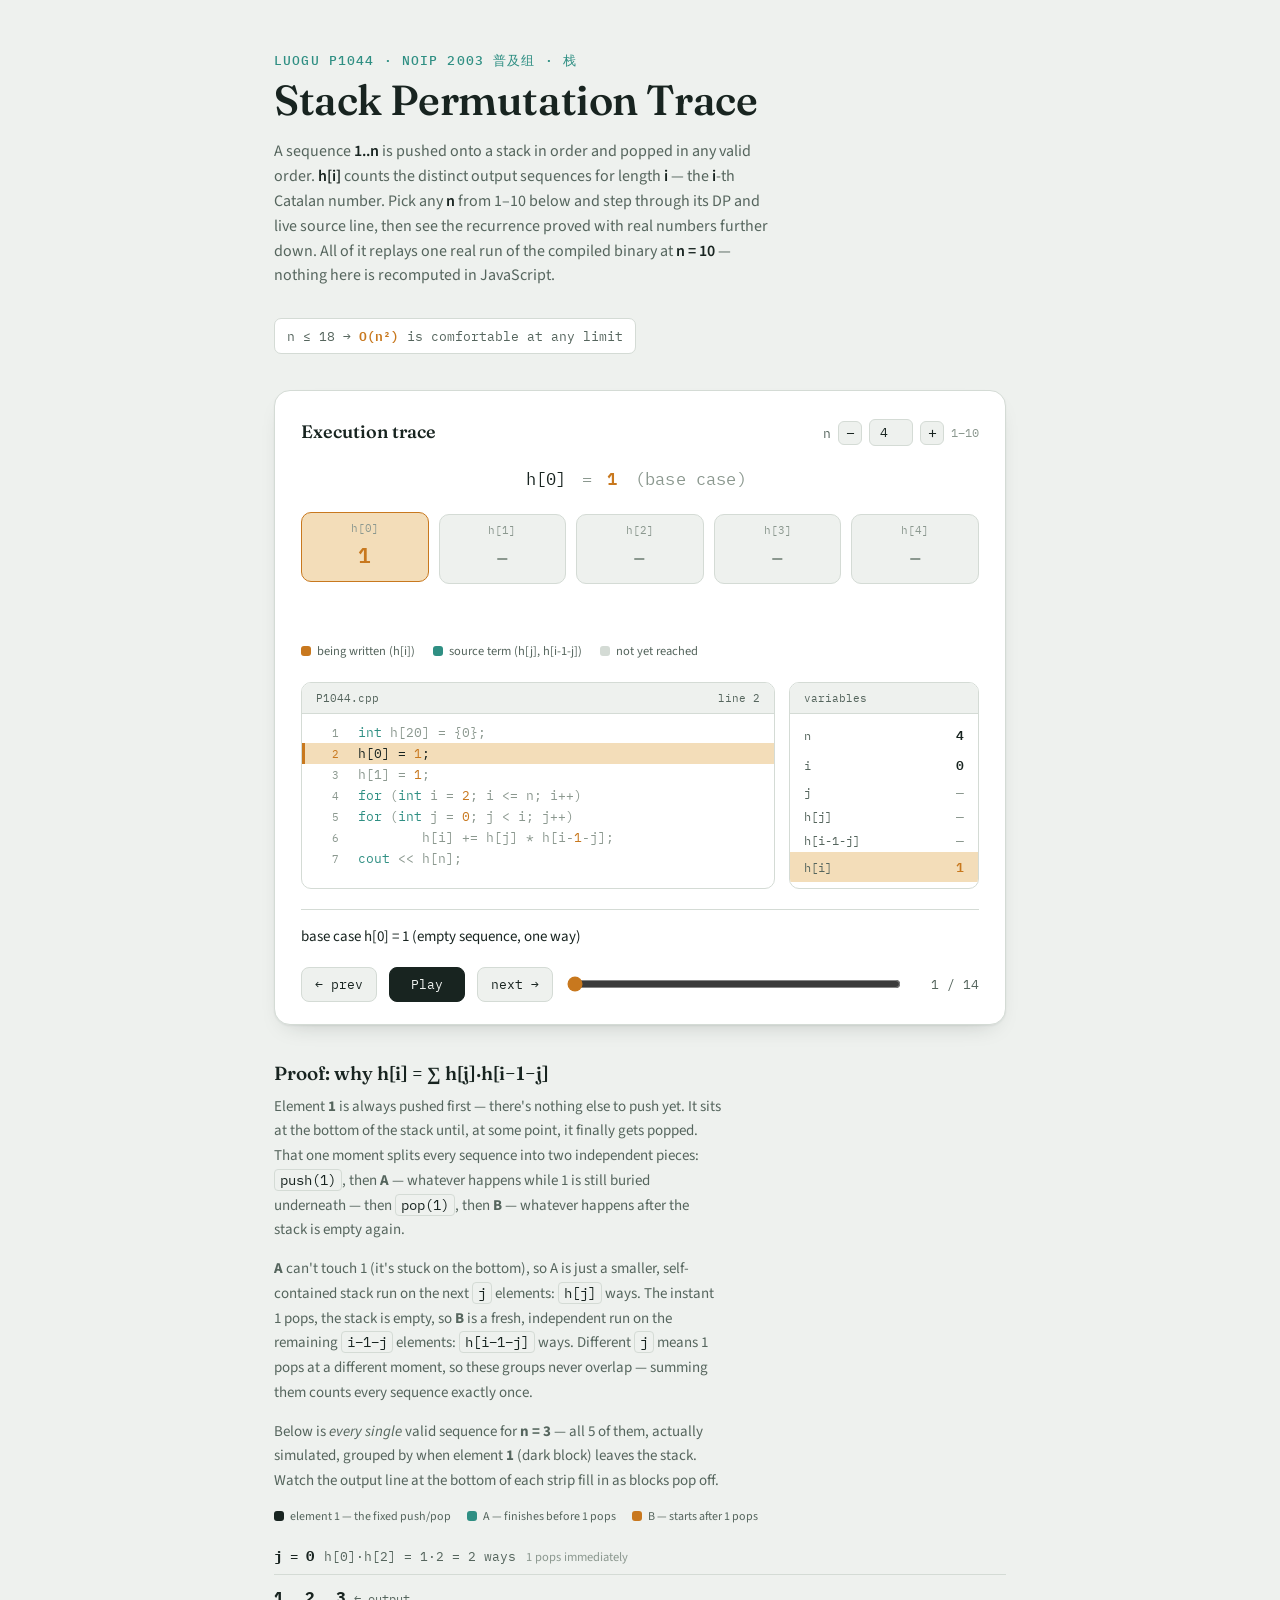
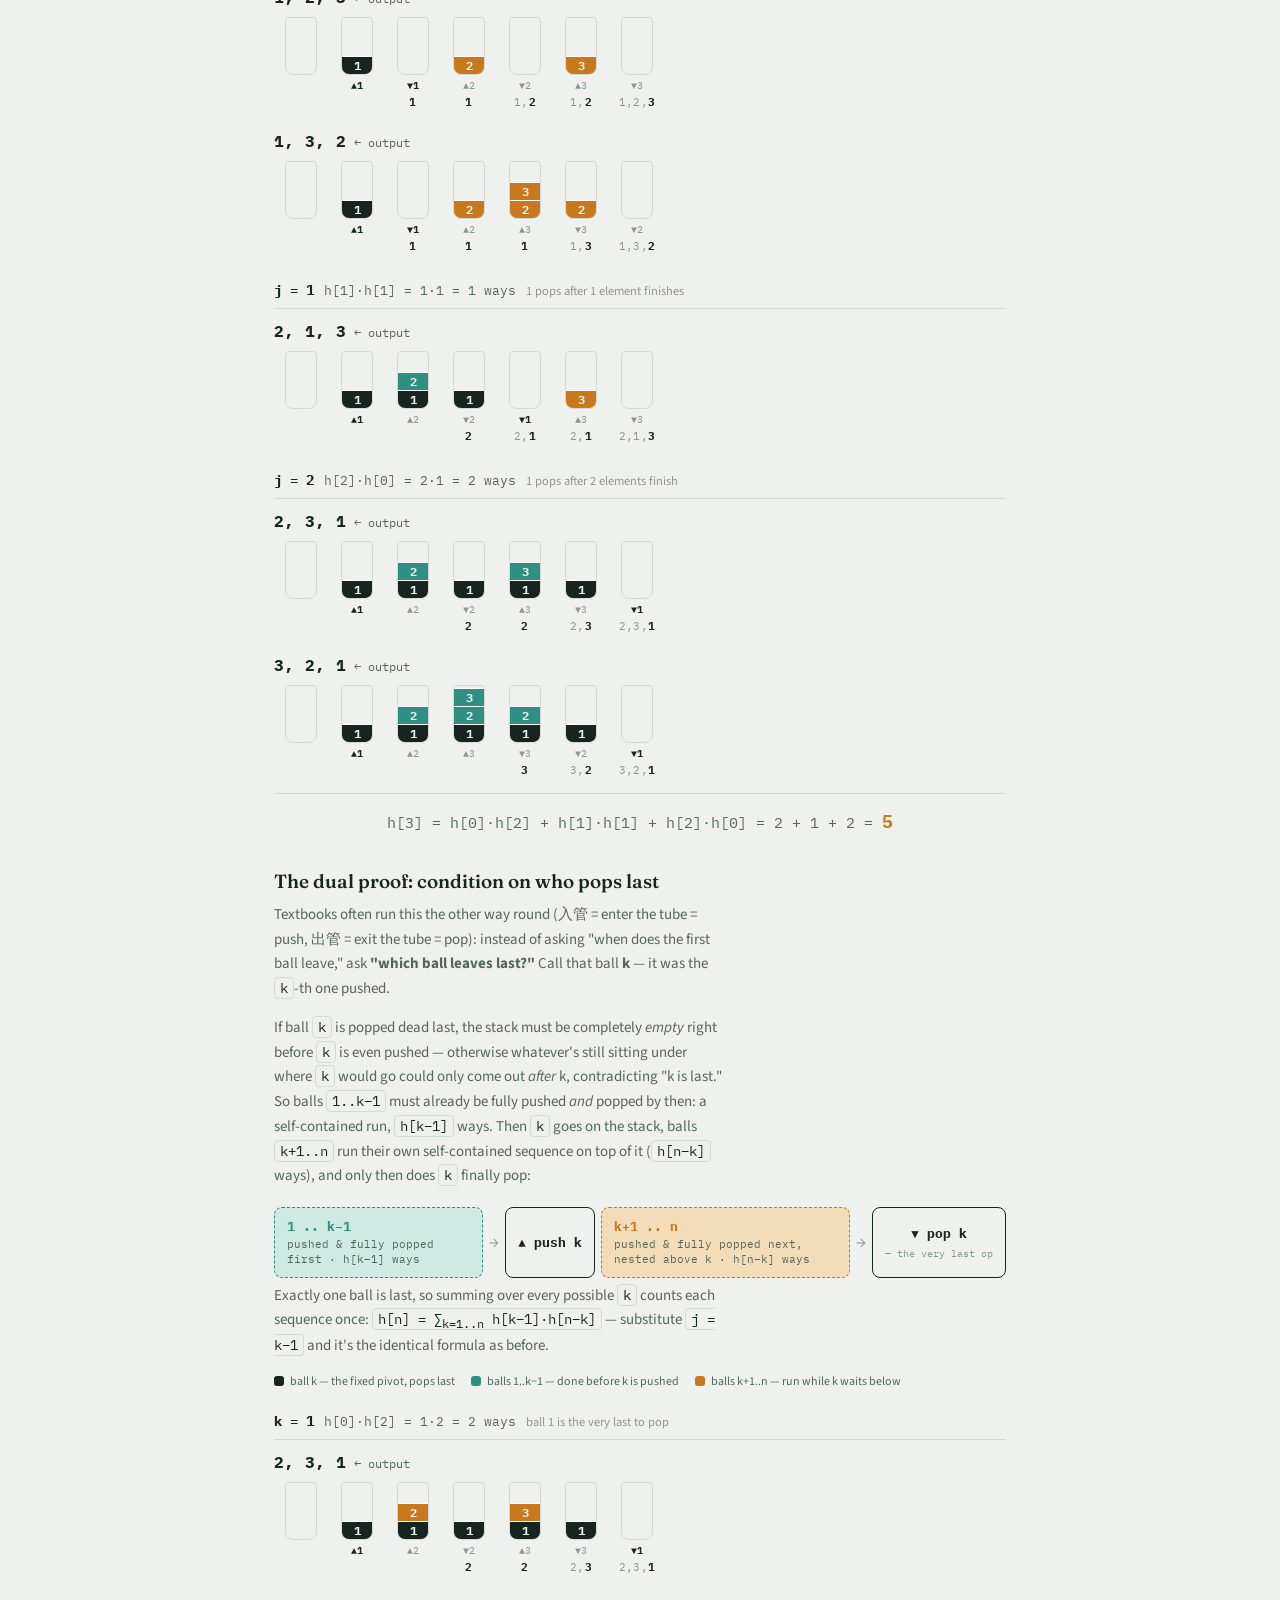
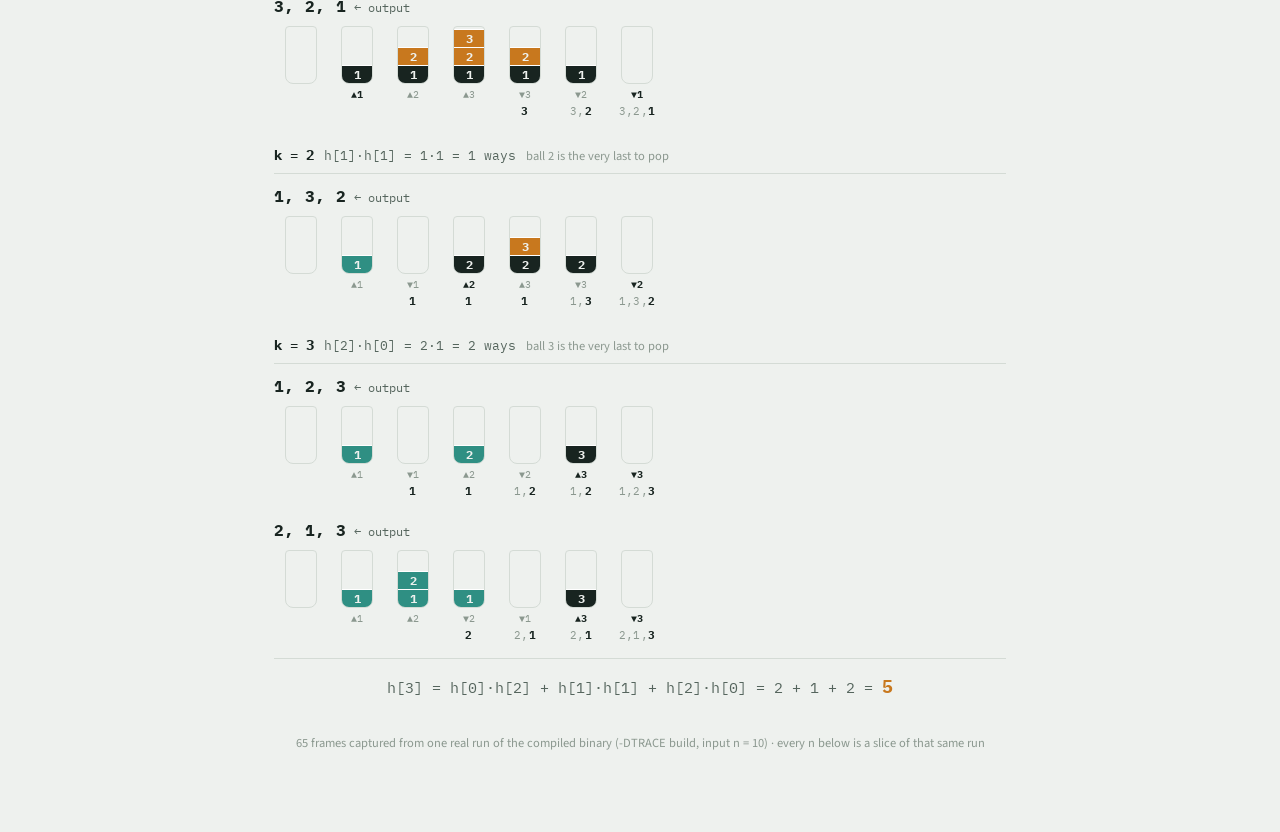
<file: site/demos/stack-permutation.html>
<!doctype html><html><head><meta charset=utf8><meta name=viewport content="width=device-width,initial-scale=1"><style>:root{color-scheme:light}body{margin:0;padding:0;font:14px -apple-system,BlinkMacSystemFont,sans-serif;background:#faf9f5;color:#141413}img{max-width:100%}[hidden]:not([hidden=until-found i]){display:none!important}</style></head><body>
<title>Stack Permutation Trace</title>
<link rel="stylesheet" href="https://fonts.googleapis.com/css2?family=Fraunces:opsz,wght@9..144,400;9..144,560;9..144,680&family=Source+Sans+3:wght@400;500;600&family=IBM+Plex+Mono:wght@400;500;600&display=swap">
<style>
  :root{
    --paper:      #eef1ee;
    --paper-raise:#ffffff;
    --ink:        #182420;
    --ink-soft:   #55655d;
    --ink-faint:  #8b988f;
    --line:       #d4dbd5;
    --accent:     #c8781e;
    --accent-soft:#f3ddb9;
    --accent-2:   #2f8f83;
    --accent-2-soft:#cfe9e4;
    --shadow: 0 1px 2px rgba(24,36,32,.06), 0 10px 24px -14px rgba(24,36,32,.28);
  }
  @media (prefers-color-scheme: dark){
    :root:not([data-theme="light"]){
      --paper:      #121815;
      --paper-raise:#1a2320;
      --ink:        #edf2ee;
      --ink-soft:   #a6b3ac;
      --ink-faint:  #6d7a73;
      --line:       #2c3833;
      --accent:     #eb9a3f;
      --accent-soft:#4a3a1f;
      --accent-2:   #4fb6a8;
      --accent-2-soft:#1c3733;
      --shadow: 0 1px 2px rgba(0,0,0,.35), 0 14px 30px -16px rgba(0,0,0,.6);
    }
  }
  :root[data-theme="dark"]{
    --paper:      #121815;
    --paper-raise:#1a2320;
    --ink:        #edf2ee;
    --ink-soft:   #a6b3ac;
    --ink-faint:  #6d7a73;
    --line:       #2c3833;
    --accent:     #eb9a3f;
    --accent-soft:#4a3a1f;
    --accent-2:   #4fb6a8;
    --accent-2-soft:#1c3733;
    --shadow: 0 1px 2px rgba(0,0,0,.35), 0 14px 30px -16px rgba(0,0,0,.6);
  }

  *{box-sizing:border-box;}
  body{
    background:var(--paper);
    color:var(--ink);
    font-family:"Source Sans 3", system-ui, -apple-system, "Segoe UI", sans-serif;
    -webkit-font-smoothing:antialiased;
  }
  .page{
    max-width:780px;
    margin:0 auto;
    padding:52px 24px 80px;
    display:flex;
    flex-direction:column;
    gap:36px;
  }

  /* ---------- masthead ---------- */
  .eyebrow{
    font-family:"IBM Plex Mono", monospace;
    font-size:12.5px;
    letter-spacing:.09em;
    text-transform:uppercase;
    color:var(--accent-2);
    font-weight:500;
  }
  h1{
    font-family:"Fraunces", Georgia, serif;
    font-optical-sizing:auto;
    font-weight:560;
    font-size:clamp(30px,5vw,42px);
    line-height:1.08;
    margin:8px 0 12px;
    text-wrap:balance;
    letter-spacing:-.01em;
  }
  .recap{
    color:var(--ink-soft);
    font-size:16px;
    line-height:1.55;
    max-width:62ch;
  }
  .recap b{color:var(--ink); font-weight:600;}
  .budget{
    margin-top:14px;
    display:inline-flex;
    align-items:center;
    gap:8px;
    font-family:"IBM Plex Mono", monospace;
    font-size:13px;
    color:var(--ink-soft);
    background:var(--paper-raise);
    border:1px solid var(--line);
    border-radius:7px;
    padding:6px 12px;
  }
  .budget strong{color:var(--accent); font-weight:600;}

  /* ---------- trace panel ---------- */
  .panel{
    background:var(--paper-raise);
    border:1px solid var(--line);
    border-radius:16px;
    box-shadow:var(--shadow);
    padding:28px 26px 22px;
  }
  .panel-head{
    display:flex;
    justify-content:space-between;
    align-items:baseline;
    margin-bottom:18px;
  }
  .panel-head h2{
    font-family:"Fraunces", Georgia, serif;
    font-weight:560;
    font-size:18px;
    margin:0;
  }
  .panel-head span{
    font-family:"IBM Plex Mono", monospace;
    font-size:11.5px;
    color:var(--ink-faint);
  }
  .n-control{ display:flex; align-items:center; gap:7px; }
  .n-btn{
    width:24px; height:24px; display:flex; align-items:center; justify-content:center;
    border:1px solid var(--line); border-radius:6px; background:var(--paper); color:var(--ink);
    font-family:"IBM Plex Mono", monospace; font-size:15px; line-height:1; cursor:pointer;
    transition:border-color .15s ease;
  }
  .n-btn:hover{ border-color:var(--accent-2); }
  .n-control label{ font-family:"IBM Plex Mono", monospace; font-size:12.5px; color:var(--ink-soft); }
  #nInput{
    width:44px; text-align:center; font-family:"IBM Plex Mono", monospace; font-size:13px;
    border:1px solid var(--line); border-radius:6px; padding:4px 2px; background:var(--paper); color:var(--ink);
  }
  #nInput:focus-visible{ outline:2px solid var(--accent-2); outline-offset:1px; }
  .n-hint{ font-family:"IBM Plex Mono", monospace; font-size:10.5px; color:var(--ink-faint); }
  .formula{
    font-family:"IBM Plex Mono", monospace;
    font-size:clamp(14px,2.4vw,17px);
    text-align:center;
    color:var(--ink);
    min-height:26px;
    letter-spacing:.01em;
  }
  .formula .op{color:var(--ink-faint); margin:0 .3em;}
  .formula .j-val{color:var(--accent-2); font-weight:600;}
  .formula .term-val{color:var(--accent); font-weight:600;}
  .formula .arrow-eq{color:var(--ink-faint); margin:0 .45em;}

  .row-wrap{ margin-top:22px; }
  .box-row{
    display:grid;
    grid-auto-flow:column;
    grid-auto-columns:1fr;
    gap:10px;
  }
  .cell{
    position:relative;
    border-radius:10px;
    border:1.5px solid var(--line);
    background:var(--paper);
    padding:8px 4px 10px;
    text-align:center;
    transition:border-color .25s ease, background .25s ease, transform .25s ease;
  }
  .cell .idx{
    font-family:"IBM Plex Mono", monospace;
    font-size:11px;
    color:var(--ink-faint);
  }
  .cell .val{
    font-family:"IBM Plex Mono", monospace;
    font-variant-numeric:tabular-nums;
    font-size:clamp(16px,3vw,21px);
    font-weight:600;
    color:var(--ink-faint);
    margin-top:2px;
  }
  .cell.has-val .val{ color:var(--ink); }
  .cell.src{
    border-color:var(--accent-2);
    background:var(--accent-2-soft);
  }
  .cell.src .val{ color:var(--accent-2); }
  .cell.target{
    border-color:var(--accent);
    background:var(--accent-soft);
    transform:translateY(-2px);
  }
  .cell.target .val{ color:var(--accent); }

  .arrow-lane{ width:100%; height:44px; display:block; margin-top:-2px; }
  .arrow-lane path{
    fill:none;
    stroke:var(--accent);
    stroke-width:2;
    opacity:.75;
  }
  .arrow-lane path.src2{ stroke:var(--accent-2); }

  .legend{
    display:flex; gap:18px; flex-wrap:wrap;
    margin-top:16px;
    font-size:12.5px;
    color:var(--ink-soft);
  }
  .legend span{ display:inline-flex; align-items:center; gap:6px; }
  .swatch{ width:10px; height:10px; border-radius:3px; display:inline-block; }
  .swatch.target{ background:var(--accent); }
  .swatch.src{ background:var(--accent-2); }
  .swatch.idle{ background:var(--line); }

  /* ---------- live code panel ---------- */
  .trace-lower{
    display:flex;
    gap:14px;
    margin-top:22px;
    flex-wrap:wrap;
    align-items:stretch;
  }
  .code-live{
    flex:1 1 300px;
    border:1px solid var(--line);
    border-radius:10px;
    overflow:hidden;
  }
  .code-live-head{
    display:flex;
    justify-content:space-between;
    padding:8px 14px;
    background:var(--paper);
    border-bottom:1px solid var(--line);
    font-family:"IBM Plex Mono", monospace;
    font-size:11px;
    color:var(--ink-soft);
  }
  .code-live pre{ margin:0; padding:8px 0; overflow-x:auto; }
  .code-live code{ font-family:"IBM Plex Mono", monospace; font-size:13px; }
  .cline{
    display:flex;
    align-items:baseline;
    padding:2px 14px;
    border-left:3px solid transparent;
    white-space:pre;
    color:var(--ink-faint);
    transition:background .2s ease, border-color .2s ease, color .2s ease;
  }
  .cline .mk{ width:13px; display:inline-block; color:var(--accent); font-size:10px; flex:0 0 auto;}
  .cline .ln{ width:16px; display:inline-block; color:var(--ink-faint); font-size:11px; margin-right:10px; user-select:none; flex:0 0 auto;}
  .cline.active{ background:var(--accent-soft); border-left-color:var(--accent); color:var(--ink); }
  .cline.active .ln{ color:var(--accent); }
  .cline .kw{ color:var(--accent-2); }
  .cline .num{ color:var(--accent); }

  /* ---------- variables watch panel ---------- */
  .vars-panel{
    flex:0 1 190px;
    min-width:150px;
    border:1px solid var(--line);
    border-radius:10px;
    overflow:hidden;
    display:flex;
    flex-direction:column;
  }
  .vars-head{
    padding:8px 14px;
    background:var(--paper);
    border-bottom:1px solid var(--line);
    font-family:"IBM Plex Mono", monospace;
    font-size:11px;
    color:var(--ink-soft);
  }
  .vars-grid{
    flex:1;
    display:flex;
    flex-direction:column;
    padding:6px 0;
  }
  .var-row{
    display:flex;
    justify-content:space-between;
    align-items:baseline;
    padding:4px 14px;
    gap:10px;
    transition:background .2s ease;
  }
  .var-row.changed{ background:var(--accent-soft); }
  .var-name{
    font-family:"IBM Plex Mono", monospace;
    font-size:12px;
    color:var(--ink-soft);
    white-space:nowrap;
  }
  .var-val{
    font-family:"IBM Plex Mono", monospace;
    font-size:12.5px;
    font-weight:600;
    color:var(--ink);
    font-variant-numeric:tabular-nums;
    white-space:nowrap;
    overflow:hidden;
    text-overflow:ellipsis;
  }
  .var-row.dim .var-val{ color:var(--ink-faint); font-weight:400; }
  .var-row.changed .var-val{ color:var(--accent); }

  .caption{
    margin-top:20px;
    padding-top:16px;
    border-top:1px solid var(--line);
    font-size:15px;
    color:var(--ink);
    min-height:22px;
    line-height:1.5;
  }

  /* ---------- controls ---------- */
  .controls{
    margin-top:18px;
    display:flex;
    align-items:center;
    gap:12px;
  }
  .btn{
    font-family:"IBM Plex Mono", monospace;
    font-size:13px;
    border:1px solid var(--line);
    background:var(--paper);
    color:var(--ink);
    border-radius:8px;
    padding:8px 13px;
    cursor:pointer;
    transition:background .15s ease, border-color .15s ease;
  }
  .btn:hover{ border-color:var(--accent-2); }
  .btn:focus-visible{ outline:2px solid var(--accent-2); outline-offset:2px; }
  .btn.play{
    background:var(--ink);
    color:var(--paper);
    border-color:var(--ink);
    min-width:76px;
  }
  .btn.play:hover{ opacity:.88; }
  input[type=range]{
    flex:1;
    accent-color:var(--accent);
  }
  .step-label{
    font-family:"IBM Plex Mono", monospace;
    font-size:12.5px;
    color:var(--ink-soft);
    white-space:nowrap;
    min-width:64px;
    text-align:right;
    font-variant-numeric:tabular-nums;
  }

  /* ---------- explainer / proof ---------- */
  .explainer h2{
    font-family:"Fraunces", Georgia, serif;
    font-weight:560;
    font-size:19px;
    margin:0 0 10px;
  }
  .explainer p{
    color:var(--ink-soft);
    font-size:15px;
    line-height:1.65;
    max-width:64ch;
    margin:0 0 14px;
  }
  .explainer code{
    font-family:"IBM Plex Mono", monospace;
    font-size:.92em;
    background:var(--paper);
    border:1px solid var(--line);
    border-radius:4px;
    padding:1px 5px;
    color:var(--ink);
  }

  /* ---------- worked example: every real sequence for n=3, as an actual stack ---------- */
  .worked-example{ margin:20px 0 4px; }
  .wx-group{ margin-bottom:22px; }
  .wx-group:last-child{ margin-bottom:10px; }
  .wx-group-head{
    display:flex; align-items:baseline; gap:10px; flex-wrap:wrap;
    padding-bottom:8px; margin-bottom:12px; border-bottom:1px solid var(--line);
  }
  .wx-group-head .wx-j{ font-family:"IBM Plex Mono", monospace; font-size:14px; font-weight:700; color:var(--ink); }
  .wx-group-head .wx-formula{ font-family:"IBM Plex Mono", monospace; font-size:12.5px; color:var(--ink-soft); }
  .wx-group-head .wx-when{ font-size:12.5px; color:var(--ink-faint); }

  .wx-row{ margin-bottom:16px; }
  .wx-row:last-child{ margin-bottom:0; }
  .wx-row-head{
    display:flex; align-items:baseline; gap:8px; margin-bottom:8px;
    font-family:"IBM Plex Mono", monospace; font-size:12px; color:var(--ink-soft);
  }
  .wx-row-head .wx-output{ font-size:16px; font-weight:700; color:var(--ink); letter-spacing:.02em; }

  .wx-strip{ display:flex; gap:6px; overflow-x:auto; padding:2px 2px 6px; }
  .wx-frame{ flex:0 0 auto; width:50px; display:flex; flex-direction:column; align-items:center; gap:4px; }
  .wx-tower{
    width:32px; height:58px;
    border:1.5px solid var(--line); border-radius:4px 4px 8px 8px;
    background:var(--paper);
    display:flex; flex-direction:column-reverse; overflow:hidden;
  }
  .wx-block{
    flex:0 0 18px; width:100%;
    display:flex; align-items:center; justify-content:center;
    font-family:"IBM Plex Mono", monospace; font-size:11.5px; font-weight:700;
    color:var(--paper); border-top:1px solid var(--paper-raise);
  }
  .wx-block.b-1{ background:var(--ink); }
  .wx-block.b-a{ background:var(--accent-2); }
  .wx-block.b-b{ background:var(--accent); }
  .wx-op{ font-family:"IBM Plex Mono", monospace; font-size:10px; color:var(--ink-faint); white-space:nowrap; height:12px; }
  .wx-op.op-fixed{ color:var(--ink); font-weight:700; }
  .wx-out{ font-family:"IBM Plex Mono", monospace; font-size:10.5px; color:var(--ink-faint); min-height:13px; letter-spacing:.02em; }
  .wx-out b{ color:var(--ink); }

  /* ---------- alt schematic: the "who pops last" timeline ---------- */
  .alt-schematic{ margin:18px 0 6px; }
  .alt-timeline{ display:flex; align-items:stretch; gap:6px; flex-wrap:wrap; }
  .alt-seg{
    border-radius:8px; padding:10px 12px; font-family:"IBM Plex Mono", monospace;
    display:flex; flex-direction:column; justify-content:center; gap:3px;
  }
  .alt-seg strong{ font-size:12.5px; }
  .alt-seg small{ font-size:10.5px; font-weight:400; line-height:1.4; }
  .alt-seg.front{ flex:1.2 1 160px; background:var(--accent-2-soft); border:1.5px dashed var(--accent-2); color:var(--accent-2); }
  .alt-seg.front small, .alt-seg.backg small{ color:var(--ink-soft); }
  .alt-seg.backg{ flex:1.2 1 200px; background:var(--accent-soft); border:1.5px dashed var(--accent); color:var(--accent); }
  .alt-seg.ballk{
    flex:0 0 auto; align-items:center; text-align:center; justify-content:center;
    background:var(--paper); border:1.5px solid var(--ink); color:var(--ink);
    font-size:12.5px; font-weight:700; white-space:nowrap;
  }
  .alt-seg.ballk span{ display:block; font-size:10px; font-weight:400; color:var(--ink-faint); margin-top:2px; }
  .alt-arrow{ align-self:center; font-size:16px; color:var(--ink-faint); flex:0 0 auto; }

  .wx-legend{
    display:flex; gap:16px; flex-wrap:wrap; margin:2px 0 22px;
    font-size:12px; color:var(--ink-soft);
  }
  .wx-legend span{ display:inline-flex; align-items:center; gap:6px; }
  .wx-legend .swatch{ width:10px; height:10px; border-radius:3px; display:inline-block; }
  .wx-legend .swatch.one{ background:var(--ink); }
  .wx-legend .swatch.a{ background:var(--accent-2); }
  .wx-legend .swatch.b{ background:var(--accent); }

  .proof-sum{
    margin-top:8px; padding-top:16px; border-top:1px solid var(--line);
    font-family:"IBM Plex Mono", monospace; text-align:center; font-size:15px; color:var(--ink-soft);
  }
  .proof-sum strong{ color:var(--accent); font-size:18px; }

  footer{
    color:var(--ink-faint);
    font-size:12.5px;
    text-align:center;
  }
</style>

<div class="page">

  <header>
    <div class="eyebrow">Luogu P1044 &middot; NOIP 2003 普及组 &middot; 栈</div>
    <h1>Stack Permutation Trace</h1>
    <p class="recap">
      A sequence <b>1..n</b> is pushed onto a stack in order and popped in any
      valid order. <b>h[i]</b> counts the distinct output sequences for length
      <b>i</b> &mdash; the <b>i</b>-th Catalan number. Pick any <b>n</b> from
      1&ndash;10 below and step through its DP and live source line, then see the
      recurrence proved with real numbers further down. All of it replays one real
      run of the compiled binary at <b>n = 10</b> &mdash; nothing here is
      recomputed in JavaScript.
    </p>
    <div class="budget">n &le; 18 &rarr; <strong>O(n&sup2;)</strong> is comfortable at any limit</div>
  </header>

  <section class="panel" aria-label="DP execution trace">
    <div class="panel-head">
      <h2>Execution trace</h2>
      <div class="n-control">
        <label for="nInput">n</label>
        <button class="n-btn" id="nDown" title="n − 1" aria-label="decrease n">&minus;</button>
        <input type="number" id="nInput" min="1" max="10" value="4" inputmode="numeric">
        <button class="n-btn" id="nUp" title="n + 1" aria-label="increase n">&plus;</button>
        <span class="n-hint">1&ndash;10</span>
      </div>
    </div>

    <div class="formula" id="formula"></div>

    <div class="row-wrap">
      <div class="box-row" id="boxRow"></div>
      <svg class="arrow-lane" id="arrowLane" viewBox="0 0 1000 90" preserveAspectRatio="none"></svg>
    </div>

    <div class="legend">
      <span><i class="swatch target"></i>being written (h[i])</span>
      <span><i class="swatch src"></i>source term (h[j], h[i-1-j])</span>
      <span><i class="swatch idle"></i>not yet reached</span>
    </div>

    <div class="trace-lower">
      <div class="code-live">
        <div class="code-live-head">
          <span>P1044.cpp</span>
          <span id="lineLabel">line 2</span>
        </div>
        <pre><code
          ><span class="cline" id="line-1"><span class="mk"></span><span class="ln">1</span><span class="kw">int</span> h[20] = {0};</span
          ><span class="cline" id="line-2"><span class="mk"></span><span class="ln">2</span>h[0] = <span class="num">1</span>;</span
          ><span class="cline" id="line-3"><span class="mk"></span><span class="ln">3</span>h[1] = <span class="num">1</span>;</span
          ><span class="cline" id="line-4"><span class="mk"></span><span class="ln">4</span><span class="kw">for</span> (<span class="kw">int</span> i = <span class="num">2</span>; i &lt;= n; i++)</span
          ><span class="cline" id="line-5"><span class="mk"></span><span class="ln">5</span>    <span class="kw">for</span> (<span class="kw">int</span> j = <span class="num">0</span>; j &lt; i; j++)</span
          ><span class="cline" id="line-6"><span class="mk"></span><span class="ln">6</span>        h[i] += h[j] * h[i-<span class="num">1</span>-j];</span
          ><span class="cline" id="line-7"><span class="mk"></span><span class="ln">7</span><span class="kw">cout</span> &lt;&lt; h[n];</span
        ></code></pre>
      </div>

      <div class="vars-panel">
        <div class="vars-head">variables</div>
        <div class="vars-grid" id="varsGrid"></div>
      </div>
    </div>

    <p class="caption" id="caption"></p>

    <div class="controls">
      <button class="btn" id="prevBtn" title="Previous step (←)">&larr; prev</button>
      <button class="btn play" id="playBtn" title="Play / pause">Play</button>
      <button class="btn" id="nextBtn" title="Next step (→)">next &rarr;</button>
      <input type="range" id="scrub" min="0" value="0" step="1">
      <span class="step-label" id="stepLabel">1 / 1</span>
    </div>
  </section>

  <section class="explainer">
    <h2>Proof: why h[i] = &sum; h[j]&middot;h[i&minus;1&minus;j]</h2>
    <p>
      Element <b>1</b> is always pushed first &mdash; there's nothing else to push yet.
      It sits at the bottom of the stack until, at some point, it finally gets popped.
      That one moment splits every sequence into two independent pieces:
      <code>push(1)</code>, then <b>A</b> &mdash; whatever happens while 1 is still
      buried underneath &mdash; then <code>pop(1)</code>, then <b>B</b> &mdash;
      whatever happens after the stack is empty again.
    </p>
    <p>
      <b>A</b> can't touch 1 (it's stuck on the bottom), so A is just a smaller,
      self-contained stack run on the next <code>j</code> elements: <code>h[j]</code>
      ways. The instant 1 pops, the stack is empty, so <b>B</b> is a fresh,
      independent run on the remaining <code>i&minus;1&minus;j</code> elements:
      <code>h[i&minus;1&minus;j]</code> ways. Different <code>j</code> means 1 pops at
      a different moment, so these groups never overlap &mdash; summing them counts
      every sequence exactly once.
    </p>
    <p>
      Below is <i>every single</i> valid sequence for <b>n = 3</b> &mdash; all 5 of
      them, actually simulated, grouped by when element <b>1</b> (dark block) leaves
      the stack. Watch the output line at the bottom of each strip fill in as blocks
      pop off.
    </p>

    <div class="wx-legend">
      <span><i class="swatch one"></i>element 1 &mdash; the fixed push/pop</span>
      <span><i class="swatch a"></i>A &mdash; finishes before 1 pops</span>
      <span><i class="swatch b"></i>B &mdash; starts after 1 pops</span>
    </div>

    <div class="worked-example" id="workedExample"></div>
    <div class="proof-sum" id="proofSum"></div>
  </section>

  <section class="explainer">
    <h2>The dual proof: condition on who pops last</h2>
    <p>
      Textbooks often run this the other way round (入管 = enter the tube = push,
      出管 = exit the tube = pop): instead of asking "when does the first ball
      leave," ask <b>"which ball leaves last?"</b> Call that ball <b>k</b> &mdash;
      it was the <code>k</code>-th one pushed.
    </p>
    <p>
      If ball <code>k</code> is popped dead last, the stack must be completely
      <i>empty</i> right before <code>k</code> is even pushed &mdash; otherwise
      whatever's still sitting under where <code>k</code> would go could only come
      out <i>after</i> k, contradicting "k is last." So balls <code>1..k&minus;1</code>
      must already be fully pushed <i>and</i> popped by then: a self-contained run,
      <code>h[k&minus;1]</code> ways. Then <code>k</code> goes on the stack, balls
      <code>k+1..n</code> run their own self-contained sequence on top of it
      (<code>h[n&minus;k]</code> ways), and only then does <code>k</code> finally pop:
    </p>

    <div class="alt-schematic" id="altSchematic"></div>

    <p>
      Exactly one ball is last, so summing over every possible <code>k</code> counts
      each sequence once: <code>h[n] = &sum;<sub>k=1..n</sub> h[k&minus;1]&middot;h[n&minus;k]</code>
      &mdash; substitute <code>j = k&minus;1</code> and it's the identical formula as before.
    </p>

    <div class="wx-legend">
      <span><i class="swatch one"></i>ball k &mdash; the fixed pivot, pops last</span>
      <span><i class="swatch a"></i>balls 1..k&minus;1 &mdash; done before k is pushed</span>
      <span><i class="swatch b"></i>balls k+1..n &mdash; run while k waits below</span>
    </div>

    <div class="worked-example" id="workedExample2"></div>
    <div class="proof-sum" id="proofSum2"></div>
  </section>

  <footer>65 frames captured from one real run of the compiled binary (-DTRACE build, input n = 10) &middot; every n below is a slice of that same run</footer>
</div>

<script>
  // one real run of the compiled binary, input n = 10 — the DP loop computes
  // h[2..10] sequentially on the way there, so this single capture already
  // contains every step needed for any n from 1 to 10.
  const MIN_N = 1, MAX_N = 10;
  const allFrames = [
{"step":0,"i":0,"val":1,"line":2,"desc":"base case h[0] = 1 (empty sequence, one way)"}
,{"step":1,"i":1,"val":1,"line":3,"desc":"base case h[1] = 1 (one element, one way)"}
,{"step":2,"i":2,"j":0,"left":0,"right":1,"leftVal":1,"rightVal":1,"term":1,"before":0,"after":1,"line":6,"desc":"h[2] += h[0]*h[1] = 1*1 = 1  (h[2]: 0 -> 1)"}
,{"step":3,"i":2,"j":1,"left":1,"right":0,"leftVal":1,"rightVal":1,"term":1,"before":1,"after":2,"line":6,"desc":"h[2] += h[1]*h[0] = 1*1 = 1  (h[2]: 1 -> 2)"}
,{"step":4,"i":2,"val":2,"line":4,"desc":"h[2] complete = 2"}
,{"step":5,"i":3,"j":0,"left":0,"right":2,"leftVal":1,"rightVal":2,"term":2,"before":0,"after":2,"line":6,"desc":"h[3] += h[0]*h[2] = 1*2 = 2  (h[3]: 0 -> 2)"}
,{"step":6,"i":3,"j":1,"left":1,"right":1,"leftVal":1,"rightVal":1,"term":1,"before":2,"after":3,"line":6,"desc":"h[3] += h[1]*h[1] = 1*1 = 1  (h[3]: 2 -> 3)"}
,{"step":7,"i":3,"j":2,"left":2,"right":0,"leftVal":2,"rightVal":1,"term":2,"before":3,"after":5,"line":6,"desc":"h[3] += h[2]*h[0] = 2*1 = 2  (h[3]: 3 -> 5)"}
,{"step":8,"i":3,"val":5,"line":4,"desc":"h[3] complete = 5"}
,{"step":9,"i":4,"j":0,"left":0,"right":3,"leftVal":1,"rightVal":5,"term":5,"before":0,"after":5,"line":6,"desc":"h[4] += h[0]*h[3] = 1*5 = 5  (h[4]: 0 -> 5)"}
,{"step":10,"i":4,"j":1,"left":1,"right":2,"leftVal":1,"rightVal":2,"term":2,"before":5,"after":7,"line":6,"desc":"h[4] += h[1]*h[2] = 1*2 = 2  (h[4]: 5 -> 7)"}
,{"step":11,"i":4,"j":2,"left":2,"right":1,"leftVal":2,"rightVal":1,"term":2,"before":7,"after":9,"line":6,"desc":"h[4] += h[2]*h[1] = 2*1 = 2  (h[4]: 7 -> 9)"}
,{"step":12,"i":4,"j":3,"left":3,"right":0,"leftVal":5,"rightVal":1,"term":5,"before":9,"after":14,"line":6,"desc":"h[4] += h[3]*h[0] = 5*1 = 5  (h[4]: 9 -> 14)"}
,{"step":13,"i":4,"val":14,"line":4,"desc":"h[4] complete = 14"}
,{"step":14,"i":5,"j":0,"left":0,"right":4,"leftVal":1,"rightVal":14,"term":14,"before":0,"after":14,"line":6,"desc":"h[5] += h[0]*h[4] = 1*14 = 14  (h[5]: 0 -> 14)"}
,{"step":15,"i":5,"j":1,"left":1,"right":3,"leftVal":1,"rightVal":5,"term":5,"before":14,"after":19,"line":6,"desc":"h[5] += h[1]*h[3] = 1*5 = 5  (h[5]: 14 -> 19)"}
,{"step":16,"i":5,"j":2,"left":2,"right":2,"leftVal":2,"rightVal":2,"term":4,"before":19,"after":23,"line":6,"desc":"h[5] += h[2]*h[2] = 2*2 = 4  (h[5]: 19 -> 23)"}
,{"step":17,"i":5,"j":3,"left":3,"right":1,"leftVal":5,"rightVal":1,"term":5,"before":23,"after":28,"line":6,"desc":"h[5] += h[3]*h[1] = 5*1 = 5  (h[5]: 23 -> 28)"}
,{"step":18,"i":5,"j":4,"left":4,"right":0,"leftVal":14,"rightVal":1,"term":14,"before":28,"after":42,"line":6,"desc":"h[5] += h[4]*h[0] = 14*1 = 14  (h[5]: 28 -> 42)"}
,{"step":19,"i":5,"val":42,"line":4,"desc":"h[5] complete = 42"}
,{"step":20,"i":6,"j":0,"left":0,"right":5,"leftVal":1,"rightVal":42,"term":42,"before":0,"after":42,"line":6,"desc":"h[6] += h[0]*h[5] = 1*42 = 42  (h[6]: 0 -> 42)"}
,{"step":21,"i":6,"j":1,"left":1,"right":4,"leftVal":1,"rightVal":14,"term":14,"before":42,"after":56,"line":6,"desc":"h[6] += h[1]*h[4] = 1*14 = 14  (h[6]: 42 -> 56)"}
,{"step":22,"i":6,"j":2,"left":2,"right":3,"leftVal":2,"rightVal":5,"term":10,"before":56,"after":66,"line":6,"desc":"h[6] += h[2]*h[3] = 2*5 = 10  (h[6]: 56 -> 66)"}
,{"step":23,"i":6,"j":3,"left":3,"right":2,"leftVal":5,"rightVal":2,"term":10,"before":66,"after":76,"line":6,"desc":"h[6] += h[3]*h[2] = 5*2 = 10  (h[6]: 66 -> 76)"}
,{"step":24,"i":6,"j":4,"left":4,"right":1,"leftVal":14,"rightVal":1,"term":14,"before":76,"after":90,"line":6,"desc":"h[6] += h[4]*h[1] = 14*1 = 14  (h[6]: 76 -> 90)"}
,{"step":25,"i":6,"j":5,"left":5,"right":0,"leftVal":42,"rightVal":1,"term":42,"before":90,"after":132,"line":6,"desc":"h[6] += h[5]*h[0] = 42*1 = 42  (h[6]: 90 -> 132)"}
,{"step":26,"i":6,"val":132,"line":4,"desc":"h[6] complete = 132"}
,{"step":27,"i":7,"j":0,"left":0,"right":6,"leftVal":1,"rightVal":132,"term":132,"before":0,"after":132,"line":6,"desc":"h[7] += h[0]*h[6] = 1*132 = 132  (h[7]: 0 -> 132)"}
,{"step":28,"i":7,"j":1,"left":1,"right":5,"leftVal":1,"rightVal":42,"term":42,"before":132,"after":174,"line":6,"desc":"h[7] += h[1]*h[5] = 1*42 = 42  (h[7]: 132 -> 174)"}
,{"step":29,"i":7,"j":2,"left":2,"right":4,"leftVal":2,"rightVal":14,"term":28,"before":174,"after":202,"line":6,"desc":"h[7] += h[2]*h[4] = 2*14 = 28  (h[7]: 174 -> 202)"}
,{"step":30,"i":7,"j":3,"left":3,"right":3,"leftVal":5,"rightVal":5,"term":25,"before":202,"after":227,"line":6,"desc":"h[7] += h[3]*h[3] = 5*5 = 25  (h[7]: 202 -> 227)"}
,{"step":31,"i":7,"j":4,"left":4,"right":2,"leftVal":14,"rightVal":2,"term":28,"before":227,"after":255,"line":6,"desc":"h[7] += h[4]*h[2] = 14*2 = 28  (h[7]: 227 -> 255)"}
,{"step":32,"i":7,"j":5,"left":5,"right":1,"leftVal":42,"rightVal":1,"term":42,"before":255,"after":297,"line":6,"desc":"h[7] += h[5]*h[1] = 42*1 = 42  (h[7]: 255 -> 297)"}
,{"step":33,"i":7,"j":6,"left":6,"right":0,"leftVal":132,"rightVal":1,"term":132,"before":297,"after":429,"line":6,"desc":"h[7] += h[6]*h[0] = 132*1 = 132  (h[7]: 297 -> 429)"}
,{"step":34,"i":7,"val":429,"line":4,"desc":"h[7] complete = 429"}
,{"step":35,"i":8,"j":0,"left":0,"right":7,"leftVal":1,"rightVal":429,"term":429,"before":0,"after":429,"line":6,"desc":"h[8] += h[0]*h[7] = 1*429 = 429  (h[8]: 0 -> 429)"}
,{"step":36,"i":8,"j":1,"left":1,"right":6,"leftVal":1,"rightVal":132,"term":132,"before":429,"after":561,"line":6,"desc":"h[8] += h[1]*h[6] = 1*132 = 132  (h[8]: 429 -> 561)"}
,{"step":37,"i":8,"j":2,"left":2,"right":5,"leftVal":2,"rightVal":42,"term":84,"before":561,"after":645,"line":6,"desc":"h[8] += h[2]*h[5] = 2*42 = 84  (h[8]: 561 -> 645)"}
,{"step":38,"i":8,"j":3,"left":3,"right":4,"leftVal":5,"rightVal":14,"term":70,"before":645,"after":715,"line":6,"desc":"h[8] += h[3]*h[4] = 5*14 = 70  (h[8]: 645 -> 715)"}
,{"step":39,"i":8,"j":4,"left":4,"right":3,"leftVal":14,"rightVal":5,"term":70,"before":715,"after":785,"line":6,"desc":"h[8] += h[4]*h[3] = 14*5 = 70  (h[8]: 715 -> 785)"}
,{"step":40,"i":8,"j":5,"left":5,"right":2,"leftVal":42,"rightVal":2,"term":84,"before":785,"after":869,"line":6,"desc":"h[8] += h[5]*h[2] = 42*2 = 84  (h[8]: 785 -> 869)"}
,{"step":41,"i":8,"j":6,"left":6,"right":1,"leftVal":132,"rightVal":1,"term":132,"before":869,"after":1001,"line":6,"desc":"h[8] += h[6]*h[1] = 132*1 = 132  (h[8]: 869 -> 1001)"}
,{"step":42,"i":8,"j":7,"left":7,"right":0,"leftVal":429,"rightVal":1,"term":429,"before":1001,"after":1430,"line":6,"desc":"h[8] += h[7]*h[0] = 429*1 = 429  (h[8]: 1001 -> 1430)"}
,{"step":43,"i":8,"val":1430,"line":4,"desc":"h[8] complete = 1430"}
,{"step":44,"i":9,"j":0,"left":0,"right":8,"leftVal":1,"rightVal":1430,"term":1430,"before":0,"after":1430,"line":6,"desc":"h[9] += h[0]*h[8] = 1*1430 = 1430  (h[9]: 0 -> 1430)"}
,{"step":45,"i":9,"j":1,"left":1,"right":7,"leftVal":1,"rightVal":429,"term":429,"before":1430,"after":1859,"line":6,"desc":"h[9] += h[1]*h[7] = 1*429 = 429  (h[9]: 1430 -> 1859)"}
,{"step":46,"i":9,"j":2,"left":2,"right":6,"leftVal":2,"rightVal":132,"term":264,"before":1859,"after":2123,"line":6,"desc":"h[9] += h[2]*h[6] = 2*132 = 264  (h[9]: 1859 -> 2123)"}
,{"step":47,"i":9,"j":3,"left":3,"right":5,"leftVal":5,"rightVal":42,"term":210,"before":2123,"after":2333,"line":6,"desc":"h[9] += h[3]*h[5] = 5*42 = 210  (h[9]: 2123 -> 2333)"}
,{"step":48,"i":9,"j":4,"left":4,"right":4,"leftVal":14,"rightVal":14,"term":196,"before":2333,"after":2529,"line":6,"desc":"h[9] += h[4]*h[4] = 14*14 = 196  (h[9]: 2333 -> 2529)"}
,{"step":49,"i":9,"j":5,"left":5,"right":3,"leftVal":42,"rightVal":5,"term":210,"before":2529,"after":2739,"line":6,"desc":"h[9] += h[5]*h[3] = 42*5 = 210  (h[9]: 2529 -> 2739)"}
,{"step":50,"i":9,"j":6,"left":6,"right":2,"leftVal":132,"rightVal":2,"term":264,"before":2739,"after":3003,"line":6,"desc":"h[9] += h[6]*h[2] = 132*2 = 264  (h[9]: 2739 -> 3003)"}
,{"step":51,"i":9,"j":7,"left":7,"right":1,"leftVal":429,"rightVal":1,"term":429,"before":3003,"after":3432,"line":6,"desc":"h[9] += h[7]*h[1] = 429*1 = 429  (h[9]: 3003 -> 3432)"}
,{"step":52,"i":9,"j":8,"left":8,"right":0,"leftVal":1430,"rightVal":1,"term":1430,"before":3432,"after":4862,"line":6,"desc":"h[9] += h[8]*h[0] = 1430*1 = 1430  (h[9]: 3432 -> 4862)"}
,{"step":53,"i":9,"val":4862,"line":4,"desc":"h[9] complete = 4862"}
,{"step":54,"i":10,"j":0,"left":0,"right":9,"leftVal":1,"rightVal":4862,"term":4862,"before":0,"after":4862,"line":6,"desc":"h[10] += h[0]*h[9] = 1*4862 = 4862  (h[10]: 0 -> 4862)"}
,{"step":55,"i":10,"j":1,"left":1,"right":8,"leftVal":1,"rightVal":1430,"term":1430,"before":4862,"after":6292,"line":6,"desc":"h[10] += h[1]*h[8] = 1*1430 = 1430  (h[10]: 4862 -> 6292)"}
,{"step":56,"i":10,"j":2,"left":2,"right":7,"leftVal":2,"rightVal":429,"term":858,"before":6292,"after":7150,"line":6,"desc":"h[10] += h[2]*h[7] = 2*429 = 858  (h[10]: 6292 -> 7150)"}
,{"step":57,"i":10,"j":3,"left":3,"right":6,"leftVal":5,"rightVal":132,"term":660,"before":7150,"after":7810,"line":6,"desc":"h[10] += h[3]*h[6] = 5*132 = 660  (h[10]: 7150 -> 7810)"}
,{"step":58,"i":10,"j":4,"left":4,"right":5,"leftVal":14,"rightVal":42,"term":588,"before":7810,"after":8398,"line":6,"desc":"h[10] += h[4]*h[5] = 14*42 = 588  (h[10]: 7810 -> 8398)"}
,{"step":59,"i":10,"j":5,"left":5,"right":4,"leftVal":42,"rightVal":14,"term":588,"before":8398,"after":8986,"line":6,"desc":"h[10] += h[5]*h[4] = 42*14 = 588  (h[10]: 8398 -> 8986)"}
,{"step":60,"i":10,"j":6,"left":6,"right":3,"leftVal":132,"rightVal":5,"term":660,"before":8986,"after":9646,"line":6,"desc":"h[10] += h[6]*h[3] = 132*5 = 660  (h[10]: 8986 -> 9646)"}
,{"step":61,"i":10,"j":7,"left":7,"right":2,"leftVal":429,"rightVal":2,"term":858,"before":9646,"after":10504,"line":6,"desc":"h[10] += h[7]*h[2] = 429*2 = 858  (h[10]: 9646 -> 10504)"}
,{"step":62,"i":10,"j":8,"left":8,"right":1,"leftVal":1430,"rightVal":1,"term":1430,"before":10504,"after":11934,"line":6,"desc":"h[10] += h[8]*h[1] = 1430*1 = 1430  (h[10]: 10504 -> 11934)"}
,{"step":63,"i":10,"j":9,"left":9,"right":0,"leftVal":4862,"rightVal":1,"term":4862,"before":11934,"after":16796,"line":6,"desc":"h[10] += h[9]*h[0] = 4862*1 = 4862  (h[10]: 11934 -> 16796)"}
,{"step":64,"i":10,"val":16796,"line":4,"desc":"h[10] complete = 16796"}
  ];

  let curN = 4;
  let frames = allFrames.filter(f => f.i <= curN);

  const boxRow  = document.getElementById('boxRow');
  const arrowLane = document.getElementById('arrowLane');
  const formula = document.getElementById('formula');
  const caption = document.getElementById('caption');
  const scrub = document.getElementById('scrub');
  const stepLabel = document.getElementById('stepLabel');
  const playBtn = document.getElementById('playBtn');
  const prevBtn = document.getElementById('prevBtn');
  const nextBtn = document.getElementById('nextBtn');
  const lineLabel = document.getElementById('lineLabel');
  const nInput = document.getElementById('nInput');
  const nUp = document.getElementById('nUp');
  const nDown = document.getElementById('nDown');

  function rebuildBoxRow(n){
    boxRow.innerHTML = '';
    for (let k = 0; k <= n; k++){
      const cell = document.createElement('div');
      cell.className = 'cell';
      cell.id = 'cell-' + k;
      cell.innerHTML = '<div class="idx">h[' + k + ']</div><div class="val">–</div>';
      boxRow.appendChild(cell);
    }
  }

  function colCenter(k){ return (k + 0.5) / (curN + 1) * 1000; }

  let idx = 0, playing = false, timer = null;

  function render(i){
    idx = i;
    const hVals = {};
    for (let s = 0; s <= i; s++){
      const f = frames[s];
      if (f.after !== undefined) hVals[f.i] = f.after;
      else if (f.val !== undefined) hVals[f.i] = f.val;
    }
    const f = frames[i];

    for (let k = 0; k <= curN; k++){
      const cell = document.getElementById('cell-' + k);
      cell.classList.remove('src', 'target', 'has-val');
      const v = hVals[k];
      cell.querySelector('.val').textContent = (v === undefined) ? '–' : v;
      if (v !== undefined) cell.classList.add('has-val');
    }

    arrowLane.innerHTML = '';

    if (f.j !== undefined){
      document.getElementById('cell-' + f.i).classList.add('target');
      const srcs = [...new Set([f.left, f.right])];
      srcs.forEach(s => document.getElementById('cell-' + s).classList.add('src'));

      const tx = colCenter(f.i);
      srcs.forEach((s, n) => {
        const sx = colCenter(s);
        const path = document.createElementNS('http://www.w3.org/2000/svg','path');
        const midY = 78;
        path.setAttribute('d', `M ${sx} 4 C ${sx} ${midY}, ${tx} ${midY}, ${tx} 4`);
        if (n === 1) path.setAttribute('class', 'src2');
        arrowLane.appendChild(path);
      });

      formula.innerHTML =
        `h[${f.i}] <span class="op">+=</span> h[${f.left}]&middot;h[${f.right}]` +
        `<span class="arrow-eq">=</span><span class="j-val">${f.leftVal}</span>&middot;<span class="j-val">${f.rightVal}</span>` +
        `<span class="arrow-eq">=</span><span class="term-val">${f.term}</span>` +
        `<span class="arrow-eq">&rarr;</span> h[${f.i}]: ${f.before} &rarr; <span class="term-val">${f.after}</span>`;
    } else {
      document.getElementById('cell-' + f.i).classList.add('target');
      if (f.desc.startsWith('output')){
        formula.innerHTML = `<span class="arrow-eq">cout &lt;&lt;</span> h[${f.i}] <span class="op">=</span> <span class="term-val">${f.val}</span> <span class="arrow-eq">&larr; answer</span>`;
      } else if (f.desc.includes('complete')){
        formula.innerHTML = `h[${f.i}] <span class="op">=</span> <span class="term-val">${f.val}</span> <span class="arrow-eq">✓</span>`;
      } else {
        formula.innerHTML = `h[${f.i}] <span class="op">=</span> <span class="term-val">${f.val}</span> <span class="arrow-eq">(base case)</span>`;
      }
    }

    document.querySelectorAll('.cline').forEach(el => el.classList.remove('active'));
    const activeLine = document.getElementById('line-' + f.line);
    if (activeLine) activeLine.classList.add('active');
    lineLabel.textContent = 'line ' + f.line;

    updateVars(f);

    caption.textContent = f.desc;
    scrub.value = i;
    stepLabel.textContent = (i + 1) + ' / ' + frames.length;
    prevBtn.disabled = i === 0;
    nextBtn.disabled = i === frames.length - 1;
    if (i === frames.length - 1) stopPlay();
  }

  // mirrors the actual C++ locals at this point in the run: n is the cin>>n
  // input, i/j are the loop counters, h[j]/h[i-1-j] are the two operands just
  // read, h[i] is the accumulator's value right now (mid-sum, or final).
  function updateVars(f){
    const rows = [];
    rows.push(['n', curN, false, false]);
    rows.push(['i', f.i, false, false]);
    if (f.j !== undefined){
      rows.push(['j', f.j, true, false]);
      rows.push(['h[j]', f.leftVal, true, false]);
      rows.push(['h[i-1-j]', f.rightVal, true, false]);
      rows.push(['h[i]', f.after, true, false]);
    } else {
      rows.push(['j', '—', false, true]);
      rows.push(['h[j]', '—', false, true]);
      rows.push(['h[i-1-j]', '—', false, true]);
      rows.push(['h[i]', f.val, true, false]);
    }
    document.getElementById('varsGrid').innerHTML = rows.map(([name, val, changed, dim]) =>
      `<div class="var-row${changed ? ' changed' : ''}${dim ? ' dim' : ''}">` +
        `<span class="var-name">${name}</span><span class="var-val">${val}</span>` +
      `</div>`
    ).join('');
  }

  function step(delta){
    render(Math.min(frames.length - 1, Math.max(0, idx + delta)));
  }

  function startPlay(){
    playing = true;
    playBtn.textContent = 'Pause';
    timer = setInterval(() => {
      if (idx >= frames.length - 1){ stopPlay(); return; }
      step(1);
    }, 1300);
  }
  function stopPlay(){
    playing = false;
    playBtn.textContent = 'Play';
    clearInterval(timer);
  }

  prevBtn.addEventListener('click', () => { stopPlay(); step(-1); });
  nextBtn.addEventListener('click', () => { stopPlay(); step(1); });
  playBtn.addEventListener('click', () => playing ? stopPlay() : startPlay());
  scrub.addEventListener('input', (e) => { stopPlay(); render(Number(e.target.value)); });
  document.addEventListener('keydown', (e) => {
    if (e.target === nInput) return; // let the n field handle its own arrow keys
    if (e.key === 'ArrowLeft'){ stopPlay(); step(-1); }
    if (e.key === 'ArrowRight'){ stopPlay(); step(1); }
    if (e.key === ' '){ e.preventDefault(); playing ? stopPlay() : startPlay(); }
  });

  // ---------- worked example: every real sequence for n=3, actually simulated ----------

  // ops: array of ['push', value] or ['pop']. Frame 0 is the empty stack before
  // anything happens; frame k is the state right after ops[k-1].
  function simulateOps(ops){
    const stack = [], out = [];
    const frames = [{ stack: stack.slice(), op: null, out: out.slice() }];
    ops.forEach(o => {
      if (o[0] === 'push') stack.push(o[1]);
      else out.push(stack.pop());
      frames.push({ stack: stack.slice(), op: o, out: out.slice() });
    });
    return frames;
  }

  // classify(v) returns '1' for the pivot ball (drawn dark), 'a' for its "front"
  // group, 'b' for its "back" group — lets the same renderer serve either proof.
  function buildWxRow(ops, classify){
    const frames = simulateOps(ops);
    const output = frames[frames.length - 1].out;

    const row = document.createElement('div');
    row.className = 'wx-row';

    const head = document.createElement('div');
    head.className = 'wx-row-head';
    head.innerHTML = `<span class="wx-output">${output.join(', ')}</span><span>&larr; output</span>`;
    row.appendChild(head);

    const strip = document.createElement('div');
    strip.className = 'wx-strip';

    frames.forEach(f => {
      const frame = document.createElement('div');
      frame.className = 'wx-frame';

      const tower = document.createElement('div');
      tower.className = 'wx-tower';
      f.stack.forEach(v => {
        const block = document.createElement('div');
        block.className = 'wx-block b-' + classify(v);
        block.textContent = v;
        tower.appendChild(block);
      });
      frame.appendChild(tower);

      const opEl = document.createElement('div');
      let isFixed = false;
      if (f.op){
        if (f.op[0] === 'push'){
          opEl.textContent = '▲' + f.op[1];
          isFixed = classify(f.op[1]) === '1';
        } else {
          const popped = f.out[f.out.length - 1];
          opEl.textContent = '▼' + popped;
          isFixed = classify(popped) === '1';
        }
      }
      opEl.className = 'wx-op' + (isFixed ? ' op-fixed' : '');
      frame.appendChild(opEl);

      const outEl = document.createElement('div');
      outEl.className = 'wx-out';
      if (f.out.length){
        outEl.innerHTML = f.out.map((v, idx) => idx === f.out.length - 1 ? `<b>${v}</b>` : v).join(',');
      }
      frame.appendChild(outEl);

      strip.appendChild(frame);
    });

    row.appendChild(strip);
    return row;
  }

  // all 5 valid sequences for n=3, hand-verified — the same 5 sequences get
  // regrouped two different ways below (by when 1 pops, and by who pops last)
  const wxSequences = [
    { j: 0, ops: [['push',1],['pop'],['push',2],['pop'],['push',3],['pop']] },
    { j: 0, ops: [['push',1],['pop'],['push',2],['push',3],['pop'],['pop']] },
    { j: 1, ops: [['push',1],['push',2],['pop'],['pop'],['push',3],['pop']] },
    { j: 2, ops: [['push',1],['push',2],['pop'],['push',3],['pop'],['pop']] },
    { j: 2, ops: [['push',1],['push',2],['push',3],['pop'],['pop'],['pop']] },
  ];
  const wxHVals = [1, 1, 2, 5]; // h[0..3] — both worked examples are fixed at n = 3
  const wxN = 3;

  (function buildWorkedExample(){
    const container = document.getElementById('workedExample');

    [0, 1, 2].forEach(j => {
      const groupSeqs = wxSequences.filter(s => s.j === j);
      if (!groupSeqs.length) return;

      const group = document.createElement('div');
      group.className = 'wx-group';

      const hi1j = wxHVals[wxN - 1 - j];
      const whenText = j === 0
        ? '1 pops immediately'
        : `1 pops after ${j} element${j > 1 ? 's' : ''} finish${j === 1 ? 'es' : ''}`;

      const head = document.createElement('div');
      head.className = 'wx-group-head';
      head.innerHTML =
        `<span class="wx-j">j = ${j}</span>` +
        `<span class="wx-formula">h[${j}]&middot;h[${wxN - 1 - j}] = ${wxHVals[j]}&middot;${hi1j} = ${wxHVals[j] * hi1j} ways</span>` +
        `<span class="wx-when">${whenText}</span>`;
      group.appendChild(head);

      groupSeqs.forEach(s => {
        const classify = v => v === 1 ? '1' : (v <= s.j + 1 ? 'a' : 'b');
        group.appendChild(buildWxRow(s.ops, classify));
      });
      container.appendChild(group);
    });

    const counts = [0, 1, 2].map(j => wxSequences.filter(s => s.j === j).length);
    document.getElementById('proofSum').innerHTML =
      `h[3] = ` + counts.map((c, j) => `h[${j}]&middot;h[${2 - j}]`).join(' + ') +
      ` = ` + counts.join(' + ') +
      ` = <strong>${counts.reduce((a, b) => a + b, 0)}</strong>`;
  })();

  // ---------- the dual proof: condition on which ball pops LAST instead ----------
  (function buildAltSchematic(){
    document.getElementById('altSchematic').innerHTML = `
      <div class="alt-timeline">
        <div class="alt-seg front"><strong>1 .. k&minus;1</strong><small>pushed &amp; fully popped first &middot; h[k&minus;1] ways</small></div>
        <div class="alt-arrow">&rarr;</div>
        <div class="alt-seg ballk">&#9650; push k</div>
        <div class="alt-seg backg"><strong>k+1 .. n</strong><small>pushed &amp; fully popped next, nested above k &middot; h[n&minus;k] ways</small></div>
        <div class="alt-arrow">&rarr;</div>
        <div class="alt-seg ballk">&#9660; pop k <span>&mdash; the very last op</span></div>
      </div>`;
  })();

  (function buildAltGrouping(){
    const container = document.getElementById('workedExample2');

    const withK = wxSequences.map(s => {
      const simFrames = simulateOps(s.ops);
      const out = simFrames[simFrames.length - 1].out;
      return { ops: s.ops, k: out[out.length - 1] };
    });

    [1, 2, 3].forEach(k => {
      const groupSeqs = withK.filter(s => s.k === k);
      if (!groupSeqs.length) return;

      const front = k - 1, back = wxN - k;
      const group = document.createElement('div');
      group.className = 'wx-group';

      const head = document.createElement('div');
      head.className = 'wx-group-head';
      head.innerHTML =
        `<span class="wx-j">k = ${k}</span>` +
        `<span class="wx-formula">h[${front}]&middot;h[${back}] = ${wxHVals[front]}&middot;${wxHVals[back]} = ${wxHVals[front] * wxHVals[back]} ways</span>` +
        `<span class="wx-when">ball ${k} is the very last to pop</span>`;
      group.appendChild(head);

      groupSeqs.forEach(s => {
        const classify = v => v === k ? '1' : (v < k ? 'a' : 'b');
        group.appendChild(buildWxRow(s.ops, classify));
      });
      container.appendChild(group);
    });

    const counts = [1, 2, 3].map(k => withK.filter(s => s.k === k).length);
    document.getElementById('proofSum2').innerHTML =
      `h[3] = ` + counts.map((c, idx) => `h[${idx}]&middot;h[${2 - idx}]`).join(' + ') +
      ` = ` + counts.join(' + ') +
      ` = <strong>${counts.reduce((a, b) => a + b, 0)}</strong>`;
  })();

  // ---------- wire up the n control: everything above replays a slice of allFrames ----------
  function applyN(rawN){
    let n = Math.round(Number(rawN));
    if (!Number.isFinite(n)) n = curN;
    n = Math.max(MIN_N, Math.min(MAX_N, n));

    curN = n;
    nInput.value = n;
    stopPlay();
    frames = allFrames.filter(f => f.i <= n);
    rebuildBoxRow(n);
    scrub.max = frames.length - 1;
    render(0);
  }

  nInput.addEventListener('change', () => applyN(nInput.value));
  nInput.addEventListener('keydown', (e) => { if (e.key === 'Enter') applyN(nInput.value); });
  nUp.addEventListener('click', () => applyN(curN + 1));
  nDown.addEventListener('click', () => applyN(curN - 1));

  applyN(curN);
</script>

</body></html>
</file>
<file: site/assets/style.css>
/* ---------- Tokens ---------- */
:root {
  --font: Bahnschrift, "DIN Alternate", "Segoe UI", system-ui, -apple-system, "Microsoft YaHei", "PingFang SC", "Noto Sans SC", sans-serif;
  --mono: "Cascadia Code", Consolas, "SFMono-Regular", Menlo, monospace;

  --bg: #f6f7f9;
  --surface: #ffffff;
  --surface-2: #eef1f5;
  --text: #1b2230;
  --muted: #5d6778;
  --border: #dde2ea;
  --brand: #2f6fdf;
  --good: #1e8a4c;
  --good-bg: #e3f5ea;
  --bad: #c2362f;
  --bad-bg: #fbe6e4;
  --warn: #a05a00;
  --warn-bg: #fff1dc;
  --shadow: 0 1px 2px rgb(20 30 50 / 6%), 0 4px 16px rgb(20 30 50 / 6%);

  --cp: #8a46c9;

  --code-bg: #f1f3f7;
  --hl-keyword: #a6266e;
  --hl-string: #1c7a3d;
  --hl-number: #b35900;
  --hl-comment: #7a8394;
  --hl-title: #2458c4;
  --hl-type: #7c3aad;

  --accent: var(--cp);
  --radius: 14px;
  color-scheme: light;
}

@media (prefers-color-scheme: dark) {
  :root:not([data-theme="light"]) {
    --bg: #11151c;
    --surface: #1a2029;
    --surface-2: #232b37;
    --text: #e6eaf1;
    --muted: #9aa5b8;
    --border: #2e3746;
    --brand: #6b9cff;
    --good: #52c783;
    --good-bg: #173226;
    --bad: #ff7b72;
    --bad-bg: #3a1d1d;
    --warn: #f0b35a;
    --warn-bg: #3a2c14;
    --shadow: 0 1px 2px rgb(0 0 0 / 30%), 0 6px 20px rgb(0 0 0 / 25%);
    --cp: #c08cf2;
    --code-bg: #141920;
    --hl-keyword: #ff7ab8;
    --hl-string: #7fd69b;
    --hl-number: #f0b35a;
    --hl-comment: #7b8698;
    --hl-title: #8fb4ff;
    --hl-type: #d0a4ff;
    color-scheme: dark;
  }
}
:root[data-theme="dark"] {
  --bg: #11151c;
  --surface: #1a2029;
  --surface-2: #232b37;
  --text: #e6eaf1;
  --muted: #9aa5b8;
  --border: #2e3746;
  --brand: #6b9cff;
  --good: #52c783;
  --good-bg: #173226;
  --bad: #ff7b72;
  --bad-bg: #3a1d1d;
  --warn: #f0b35a;
  --warn-bg: #3a2c14;
  --shadow: 0 1px 2px rgb(0 0 0 / 30%), 0 6px 20px rgb(0 0 0 / 25%);
  --cp: #c08cf2;
  --code-bg: #141920;
  --hl-keyword: #ff7ab8;
  --hl-string: #7fd69b;
  --hl-number: #f0b35a;
  --hl-comment: #7b8698;
  --hl-title: #8fb4ff;
  --hl-type: #d0a4ff;
  color-scheme: dark;
}


/* ---------- Base ---------- */
* { box-sizing: border-box; }
html { -webkit-text-size-adjust: 100%; }
body {
  margin: 0;
  font-family: var(--font);
  font-size: 17px;
  line-height: 1.6;
  background: var(--bg);
  color: var(--text);
  min-height: 100vh;
  display: flex;
  flex-direction: column;
}
a { color: var(--accent); }
code, pre, kbd { font-family: var(--mono); font-size: 0.9em; }
h1, h2, h3 { line-height: 1.25; letter-spacing: -0.01em; }
button { font: inherit; color: inherit; }
:focus-visible { outline: 3px solid var(--accent); outline-offset: 2px; }

.skip { position: absolute; left: -999px; }
.skip:focus { left: 16px; top: 8px; z-index: 10; background: var(--surface); padding: 6px 10px; border-radius: 8px; }

.zh { color: var(--muted); }
.zh-line { display: block; font-size: 0.92em; margin-top: 2px; }

/* ---------- Header ---------- */
.site-header {
  position: sticky; top: env(safe-area-inset-top, 0px); z-index: 5;
  background: color-mix(in srgb, var(--bg) 85%, transparent);
  backdrop-filter: blur(10px);
  border-bottom: 1px solid var(--border);
}
.header-inner {
  max-width: 1040px; margin: 0 auto; padding: 10px 16px;
  display: flex; align-items: center; gap: 12px;
}
.brand {
  display: flex; align-items: center; gap: 8px;
  font-weight: 700; font-size: 1.1rem; color: var(--text); text-decoration: none; white-space: nowrap;
}
.brand-mark {
  display: grid; place-items: center; min-width: 28px; height: 28px; padding: 0 5px; border-radius: 8px;
  background: var(--cp); color: #fff; font-size: 0.8rem;
}
.header-actions { display: flex; gap: 6px; margin-left: auto; }
.icon-btn {
  display: grid; place-items: center; width: 38px; height: 38px; border-radius: 10px;
  border: 1px solid var(--border); background: var(--surface); cursor: pointer; font-weight: 700;
}

/* ---------- Layout ---------- */
main { flex: 1; width: 100%; max-width: 1040px; margin: 0 auto; padding: 24px 16px 48px; }
main:focus { outline: none; }
.narrow { max-width: 760px; margin: 0 auto; }
.site-footer { text-align: center; color: var(--muted); font-size: 0.85rem; padding: 20px 16px 28px; }
.muted { color: var(--muted); }
.loading { color: var(--muted); }

.crumbs { font-size: 0.9rem; color: var(--muted); margin-bottom: 12px; display: flex; flex-wrap: wrap; gap: 6px; }
.crumbs a { color: var(--muted); }
.crumbs span[aria-hidden] { opacity: 0.6; }

.eyebrow { text-transform: uppercase; letter-spacing: 0.12em; font-size: 0.78rem; color: var(--accent); font-weight: 700; margin: 0 0 6px; }
.hero { padding: 12px 0 20px; }
.hero h1 { font-size: clamp(1.8rem, 5vw, 2.6rem); margin: 0 0 8px; }
.lede { color: var(--muted); max-width: 60ch; margin: 0; }

/* ---------- Buttons & pills ---------- */
.btn {
  display: inline-flex; align-items: center; justify-content: center; gap: 8px;
  padding: 10px 16px; border-radius: 10px; border: 1px solid var(--border);
  background: var(--surface); color: var(--text); text-decoration: none; cursor: pointer; font-weight: 600;
  min-height: 44px;
}
.btn:hover { border-color: var(--accent); }
.btn.primary { background: var(--accent); border-color: var(--accent); color: #fff; }
:root[data-theme="dark"] .btn.primary { color: #0d1117; }
@media (prefers-color-scheme: dark) { :root:not([data-theme="light"]) .btn.primary { color: #0d1117; } }
.btn-row { display: flex; flex-wrap: wrap; gap: 10px; }
.pill {
  display: inline-block; padding: 4px 10px; border-radius: 999px; font-size: 0.85rem; font-weight: 600;
  background: var(--surface-2); color: var(--muted); text-decoration: none;
}
.pill.warn { background: var(--warn-bg); color: var(--warn); }

/* ---------- Projects ---------- */
.project-grid { display: grid; grid-template-columns: repeat(auto-fill, minmax(min(100%, 300px), 1fr)); gap: 16px; }
.project-card {
  background: var(--surface); border: 1px solid var(--border); border-radius: var(--radius);
  padding: 18px; box-shadow: var(--shadow); display: flex; flex-direction: column; gap: 12px;
}
.project-link { display: flex; flex-direction: column; gap: 4px; text-decoration: none; color: var(--text); }
.project-link:hover h2 { color: var(--accent); }
.pid {
  align-self: flex-start; font-family: var(--mono); font-size: 0.85rem; font-weight: 700;
  color: var(--accent); background: color-mix(in srgb, var(--accent) 12%, transparent);
  padding: 2px 8px; border-radius: 6px; font-variant-numeric: tabular-nums;
}
.project-link h2 { margin: 0; font-size: 1.25rem; text-wrap: balance; }
.summary { margin: 0; color: var(--muted); font-size: 0.95rem; flex: 1; }
.tags { list-style: none; padding: 0; margin: 0; display: flex; flex-wrap: wrap; gap: 6px; }
.tags li { font-size: 0.8rem; padding: 2px 10px; border-radius: 999px; background: var(--surface-2); color: var(--muted); }
.card-actions { display: flex; flex-wrap: wrap; gap: 8px; }
.card-actions .btn { padding: 8px 12px; min-height: 40px; font-size: 0.92rem; }
.note { color: var(--muted); font-size: 0.85rem; margin-top: 20px; }

.project-head { display: flex; flex-direction: column; gap: 6px; margin-bottom: 18px; }
.project-head h1 { margin: 0; font-size: clamp(1.6rem, 4vw, 2.2rem); text-wrap: balance; }
.project-head .pid { font-size: 0.95rem; }

.demo-section {
  background: var(--surface); border: 1px solid var(--border); border-radius: var(--radius);
  box-shadow: var(--shadow); padding: 12px; margin-bottom: 28px;
}
.demo-bar { display: flex; flex-wrap: wrap; align-items: center; gap: 10px; padding: 2px 4px; }
.demo-title { margin: 0; font-size: 1rem; flex: 1; }
.demo-tabs { display: flex; flex-wrap: wrap; gap: 6px; flex: 1; }
.demo-tab {
  padding: 7px 14px; border-radius: 999px; border: 1px solid var(--border); background: var(--surface-2);
  cursor: pointer; font-weight: 600; font-size: 0.92rem; min-height: 38px;
}
.demo-tab[aria-selected="true"] { background: var(--accent); border-color: var(--accent); color: #fff; }
.demo-open { font-size: 0.9rem; font-weight: 600; white-space: nowrap; }
.demo-desc { margin: 6px 4px 10px; color: var(--muted); font-size: 0.92rem; }
.demo-frame { display: block; width: 100%; height: 720px; border: 0; border-radius: 10px; background: var(--surface-2); }
.section-label { font-size: 0.8rem; text-transform: uppercase; letter-spacing: 0.1em; color: var(--accent); margin: 0 0 10px; }

/* ---------- Notes (prose) ---------- */
.prose {
  background: var(--surface); border: 1px solid var(--border); border-radius: var(--radius);
  padding: clamp(18px, 4vw, 36px); box-shadow: var(--shadow); overflow-wrap: break-word;
}
.prose > :first-child { margin-top: 0; }
.prose h1 { font-size: clamp(1.6rem, 4vw, 2.1rem); margin-bottom: 0.4em; }
.prose h2 { font-size: 1.35rem; margin-top: 1.8em; padding-bottom: 6px; border-bottom: 2px solid color-mix(in srgb, var(--accent) 30%, transparent); }
.prose h3 { font-size: 1.12rem; margin-top: 1.4em; }
.prose .term { font-weight: 600; }
.prose .term .zh { font-weight: 500; }
.prose blockquote {
  margin: 1.2em 0; padding: 10px 16px; border-left: 4px solid var(--accent);
  background: color-mix(in srgb, var(--accent) 8%, transparent); border-radius: 0 10px 10px 0;
}
.prose blockquote p { margin: 0.3em 0; }
.prose :not(pre) > code { background: var(--code-bg); padding: 1px 6px; border-radius: 6px; }
.prose pre { background: var(--code-bg); padding: 14px 16px; border-radius: 10px; overflow-x: auto; border: 1px solid var(--border); line-height: 1.45; }
.prose img { max-width: 100%; }
.table-wrap { overflow-x: auto; margin: 1em 0; }
.prose table { border-collapse: collapse; width: 100%; font-size: 0.95rem; }
.prose th, .prose td { border: 1px solid var(--border); padding: 8px 10px; text-align: left; vertical-align: top; }
.prose th { background: var(--surface-2); }
.prose .katex-display { overflow-x: auto; overflow-y: hidden; padding: 4px 0; }
.mermaid { display: flex; justify-content: center; margin: 1.2em 0; overflow-x: auto; }
.mermaid svg { max-width: 100%; height: auto; }

.pager { display: grid; grid-template-columns: 1fr 1fr; gap: 10px; margin-top: 18px; }
.pager a {
  display: block; padding: 12px 14px; border-radius: 12px; border: 1px solid var(--border);
  background: var(--surface); text-decoration: none; color: var(--text);
}
.pager a small { display: block; color: var(--muted); }
.pager .next { text-align: right; grid-column: 2; }

/* ---------- hljs ---------- */
.hljs-keyword, .hljs-selector-tag, .hljs-meta .hljs-keyword { color: var(--hl-keyword); }
.hljs-string, .hljs-meta .hljs-string { color: var(--hl-string); }
.hljs-number, .hljs-literal { color: var(--hl-number); }
.hljs-comment { color: var(--hl-comment); font-style: italic; }
.hljs-title, .hljs-title.function_ { color: var(--hl-title); }
.hljs-type, .hljs-built_in { color: var(--hl-type); }
.hljs-meta { color: var(--hl-comment); }

.empty, .error {
  background: var(--surface); border: 1px dashed var(--border); border-radius: var(--radius);
  padding: 24px; text-align: center; color: var(--muted);
}
.error { border-color: var(--bad); color: var(--bad); }

/* ---------- Small screens ---------- */
@media (max-width: 560px) {
  body { font-size: 16px; }
  .brand { font-size: 0; gap: 0; }
  .brand-mark { font-size: 0.8rem; }
  .pager { grid-template-columns: 1fr; }
  .pager .next { grid-column: 1; }
}

/* ---------- Print (formula sheets) ---------- */
@media print {
  .site-header, .site-footer, .crumbs, .no-print { display: none !important; }
  body { background: #fff; color: #000; }
  .prose { border: 0; box-shadow: none; padding: 0; }
}
</file>
